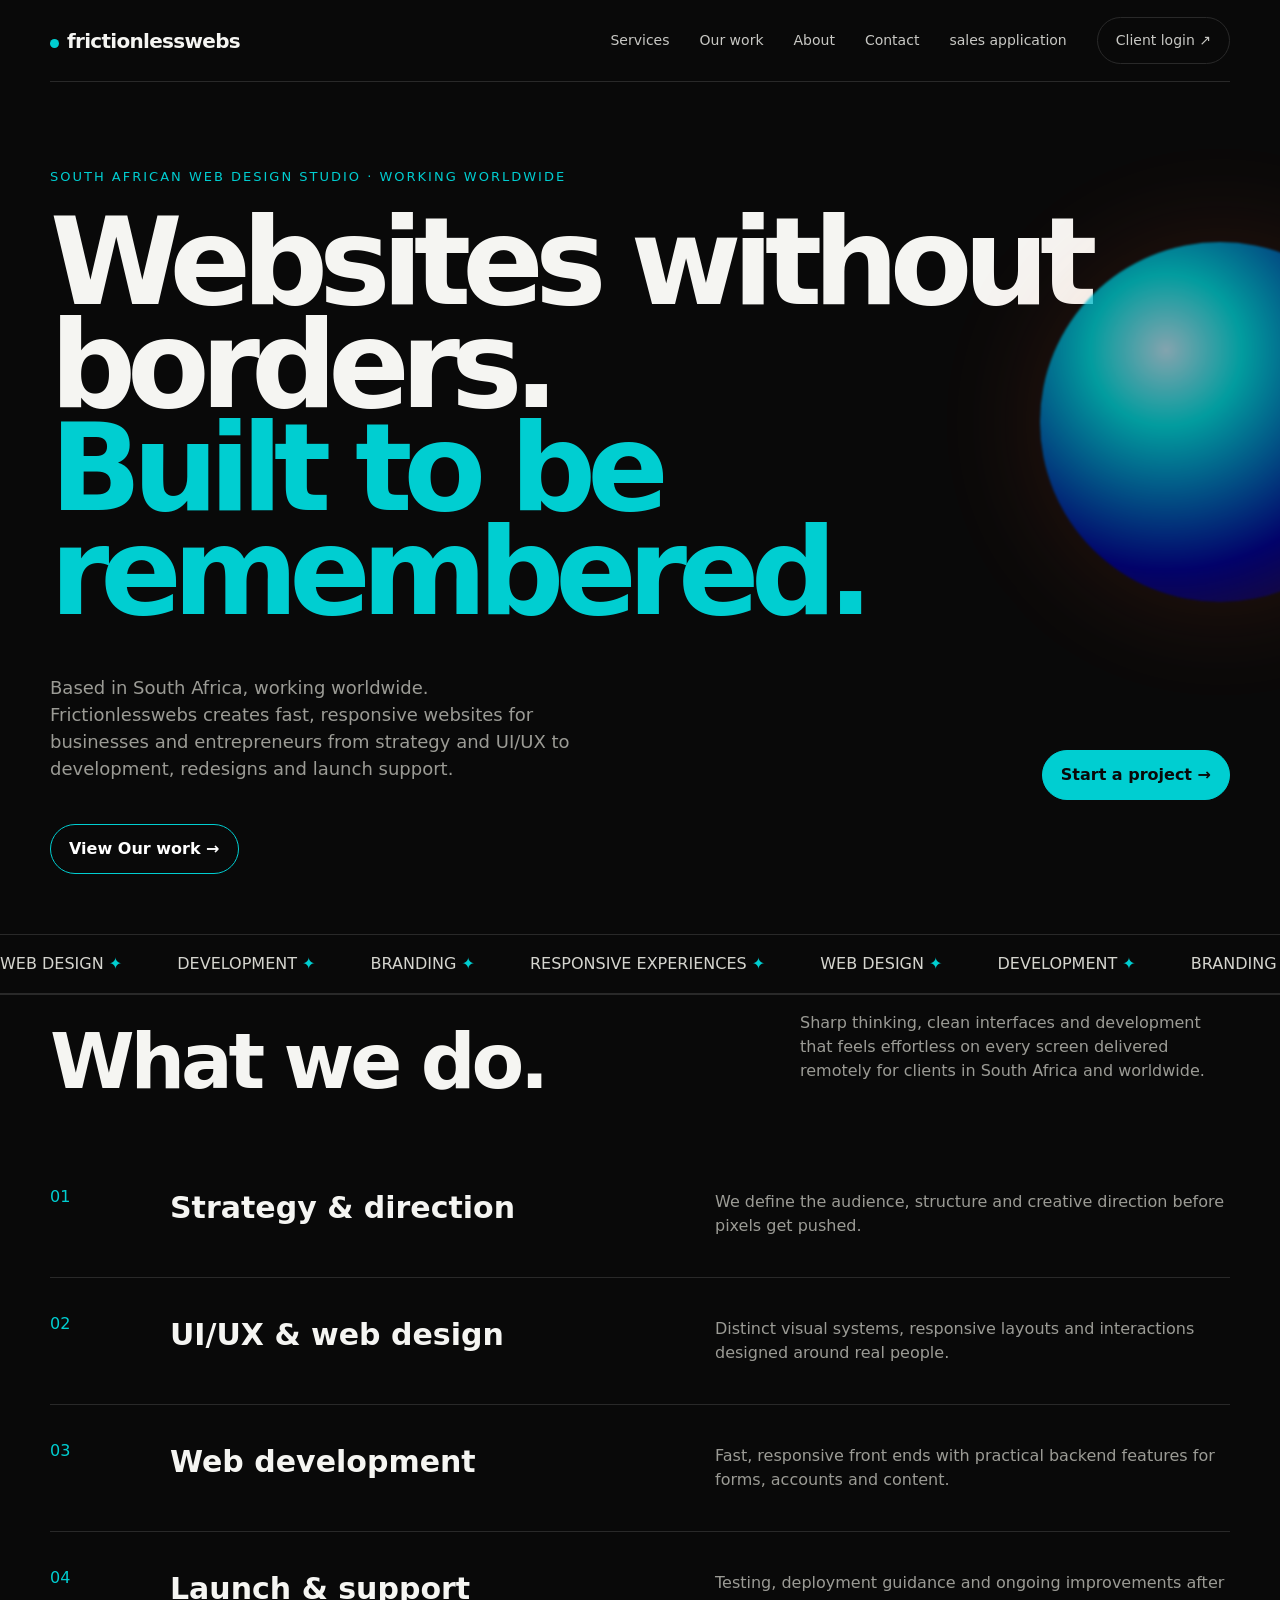
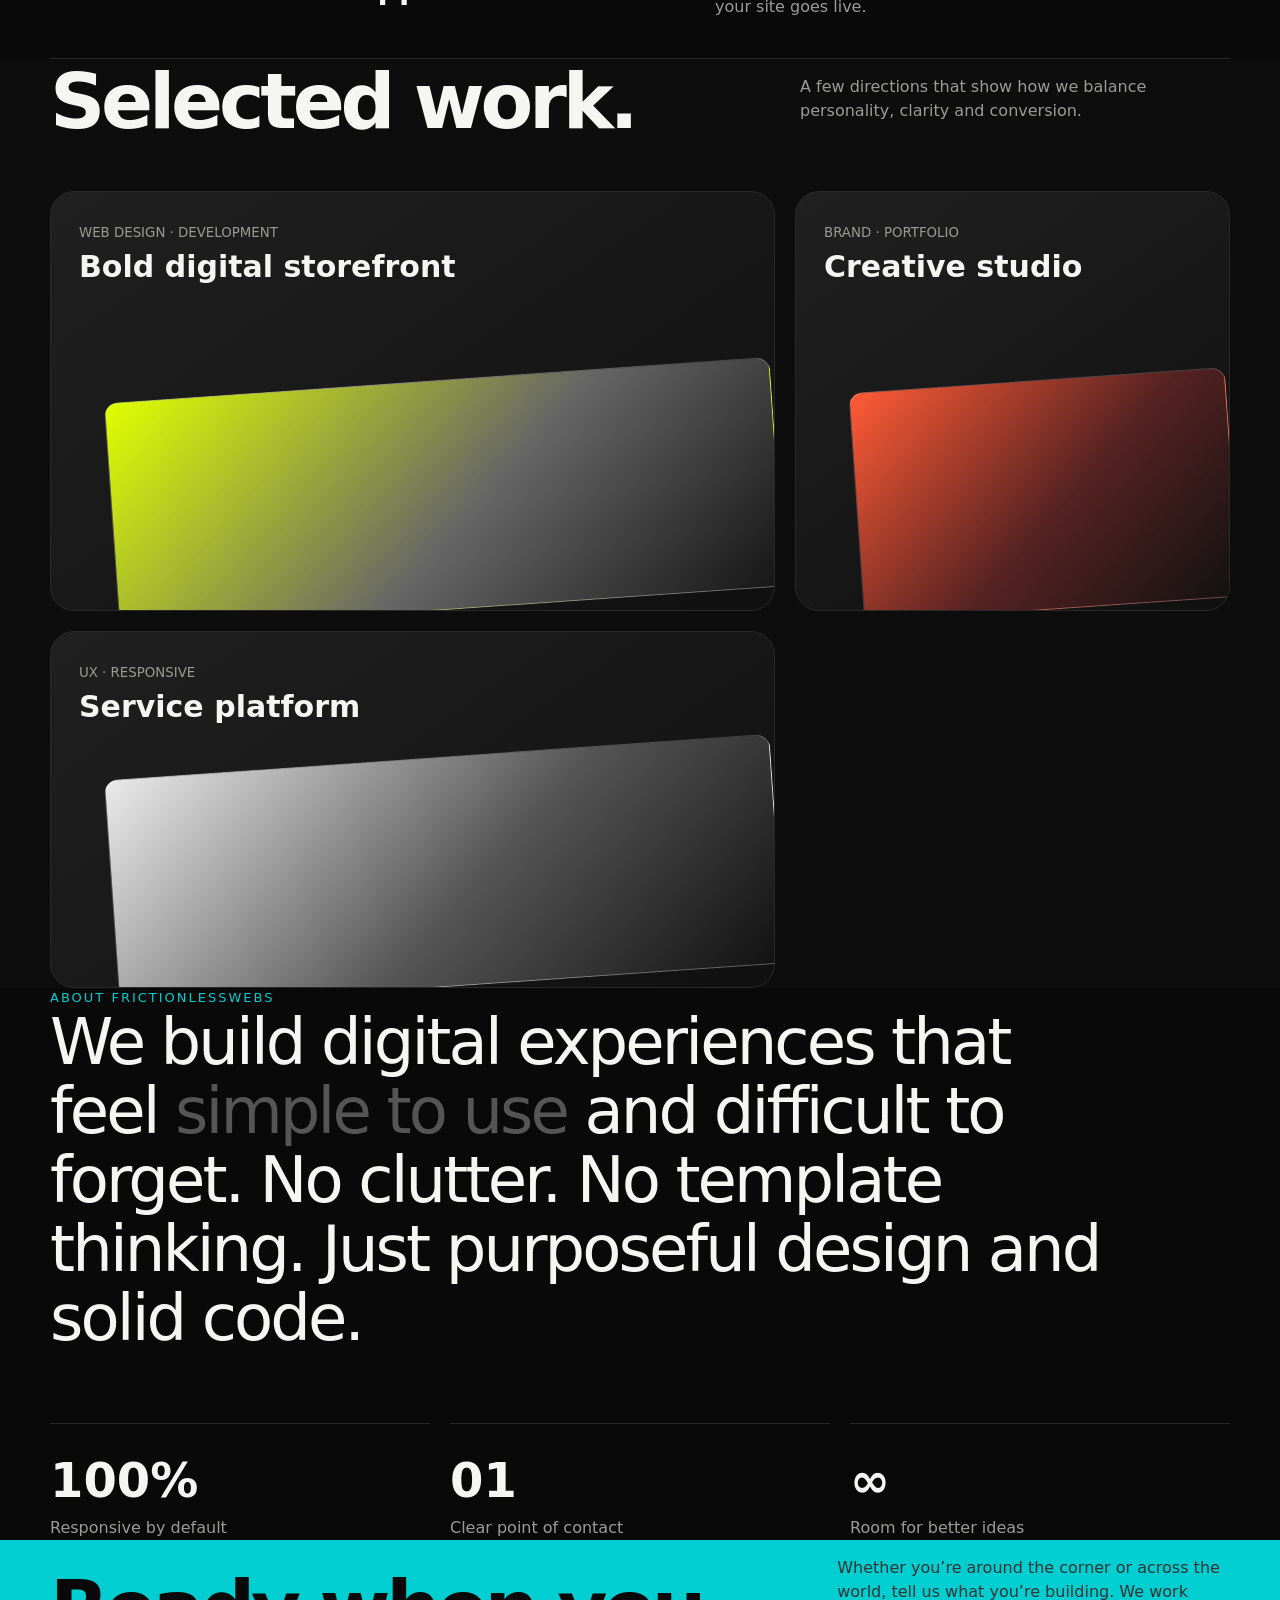
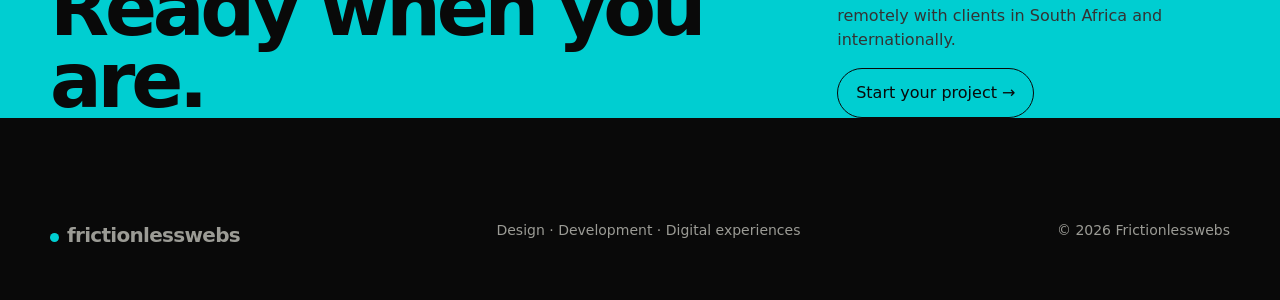
<file: index.html>
<!doctype html>
<html lang="en">
  <head>
    <meta charset="utf-8">
  <meta name="viewport" content="width=device-width,initial-scale=1">
    <title>Website Design Company in South Africa | Frictionlesswebs</title>
    <meta name="description" content="Frictionlesswebs creates professional, modern and responsive websites for businesses across South Africa and worldwide. Explore our website design and development services.">
    <meta name="robots" content="index, follow, max-image-preview:large">
    <link rel="canonical" href="https://frictionlesswebs.onrender.com/">
    <meta property="og:type" content="website">
    <meta property="og:site_name" content="Frictionlesswebs">
    <meta property="og:title" content="Web Design Studio South Africa & Worldwide | Frictionlesswebs">
    <meta property="og:description" content="Frictionlesswebs is a South African web design studio creating modern, responsive websites for businesses and entrepreneurs worldwide — from design and development to redesigns and launch support.">
    <meta property="og:url" content="https://frictionlesswebs.onrender.com/">
    <meta name="twitter:card" content="summary">
<link rel="stylesheet" href="style.css">
      <script type="application/ld+json">
{
  "@context": "https://schema.org",
  "@type": "ProfessionalService",
  "name": "Frictionlesswebs",
  "url": "https://frictionlesswebs.onrender.com/",
  "telephone": "+27656778690",
  "description": "South African web design studio creating responsive websites and digital experiences for clients worldwide.",
  "areaServed": "Worldwide",
  "serviceType": [
    "Website Design",
    "Website Redesign",
    "Responsive Web Design",
    "Web Development",
    "Website Maintenance"
  ]
}
    </script>
  </head>
  <body>
<header class="wrap nav">
  <a class="brand" href="index.html">
    <i>
      
    </i>frictionlesswebs</a>
  <button class="menu" aria-label="Menu">☰</button>
  <nav class="links">
    <a href="#services">Services</a>
    <a href="work.html">Our work</a>
    <a href="about.html">About</a>
    <a href="contact.html">Contact</a>
    <a href="sales-apply.html">sales application</a>
    <a class="pill" href="login.html">Client login ↗</a>
  </nav>
</header>
<main>
  <section class="hero">
    <div class="orb">
    
  </div>
    <div class="wrap"><div class="eyebrow">
      South African web design studio · Working worldwide
    </div>
      <h1>Websites without borders.<br>
        <span>Built to be remembered.</span>
      </h1>
      <div class="hero-bottom">
        <p>Based in South Africa, working worldwide. Frictionlesswebs creates fast, responsive websites for businesses and entrepreneurs from strategy and UI/UX to development, redesigns and launch support.</p>
        <a class="btn primary" href="contact.html">Start a project →</a>
      </div> <br/>
      <div class="hero-bottom">
        <a class="btn secondary" href="work.html" style>View Our work →</a>
      </div>
    </div>
  </section>
  
<div class="ticker">
  <div><span>WEB DESIGN <b>✦</b></span>
    <span>DEVELOPMENT <b>✦</b></span>
    <span>BRANDING <b>✦</b></span>
    <span>RESPONSIVE EXPERIENCES <b>✦</b></span>
    <span>WEB DESIGN <b>✦</b></span>
    <span>DEVELOPMENT <b>✦</b></span>
    <span>BRANDING <b>✦</b></span>
    <span>RESPONSIVE EXPERIENCES <b>✦</b></span>
  </div>
</div>
  
<section id="services" class="services">
  <div class="wrap">
    <div class="section-head">
      <h2>What we do.</h2>
      <p>Sharp thinking, clean interfaces and development that feels effortless on every screen delivered remotely for clients in South Africa and worldwide.</p>
    </div>
    <div class="service">
      <div class="num">01</div>
      <h3>Strategy & direction</h3>
      <p>We define the audience, structure and creative direction before pixels get pushed.</p>
    </div>
    <div class="service">
      <div class="num">02</div>
      <h3>UI/UX & web design</h3>
      <p>Distinct visual systems, responsive layouts and interactions designed around real people.</p>
    </div>
    <div class="service">
      <div class="num">03</div>
      <h3>Web development</h3>
      <p>Fast, responsive front ends with practical backend features for forms, accounts and content.</p>
    </div><div class="service">
      <div class="num">04</div>
      <h3>Launch & support</h3>
      <p>Testing, deployment guidance and ongoing improvements after your site goes live.</p>
    </div>
  </div>
</section>
  
<section id="work" class="projects">
  <div class="wrap">
    <div class="section-head">
      <h2>Selected work.</h2>
      <p>A few directions that show how we balance personality, clarity and conversion.</p>
    </div>
    <div class="grid"><article class="project">
      <div>
        <small>WEB DESIGN · DEVELOPMENT</small>
        <h3>Bold digital storefront</h3>
      </div>
      <div class="mock">
        
      </div>
    </article>
      <article class="project">
        <div>
          <small>BRAND · PORTFOLIO</small>
          <h3>Creative studio</h3>
        </div>
        <div class="mock">
          
        </div>
      </article>
      <article class="project">
        <div>
          <small>UX · RESPONSIVE</small>
          <h3>Service platform</h3>
        </div>
        <div class="mock"></div>
      </article>
    </div>
  </div>
</section>
<section id="about">
  <div class="wrap">
    <div class="eyebrow">
      About frictionlesswebs
    </div>
    <p class="about-copy">
      We build digital experiences that feel 
      <span>simple to use</span>
      and difficult to forget. No clutter. No template thinking. Just purposeful design and solid code.
    </p>
    <div class="stats">
      <div class="stat">
        <strong>100%</strong>
        <div>Responsive by default</div>
      </div>
      <div class="stat">
        <strong>01</strong>
        <div>Clear point of contact</div>
      </div>
      <div class="stat">
        <strong>∞</strong>
        <div>Room for better ideas</div>
      </div>
    </div>
  </div>
</section>

<section class="cta">
  
  <div class="wrap section-head">
    <h2>Ready when you are.</h2>
    <div>
      <p>Whether you’re around the corner or across the world, tell us what you’re building. We work remotely with clients in South Africa and internationally.</p>
      <a class="btn" href="contact.html">
        Start your project →
      </a>
    </div>
  </div>
  
</section>
  
</main>
    
<footer class="wrap footer">
  <div class="footer-row">
    <a class="brand" href="index.html">
      <i>
        
      </i>frictionlesswebs
    </a>
    <div>
      Design · Development · Digital experiences
    </div>
    <div>
      © 2026 Frictionlesswebs
    </div>
  </div>
</footer>
    <script src="config.js">
      
    </script><script src="app.js">
      
    </script>
    
  </body>
  
</html>
</file>
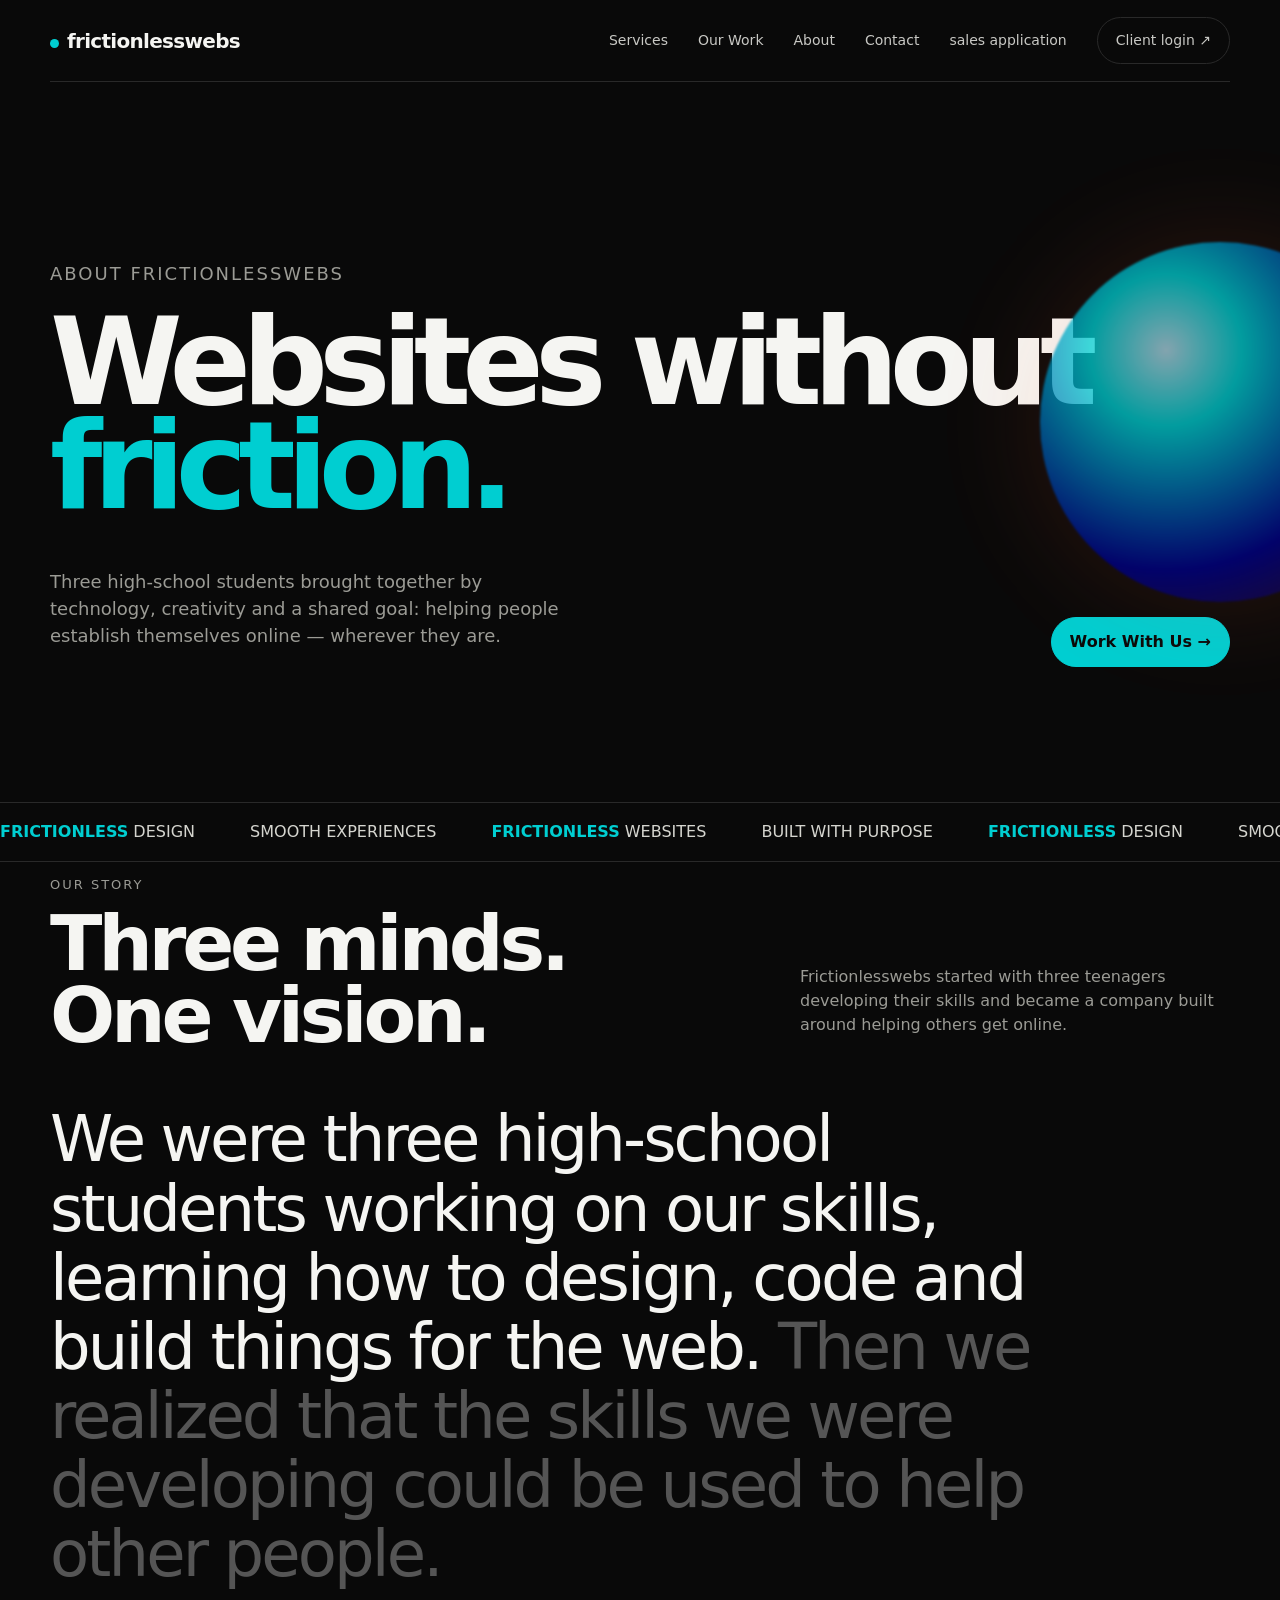
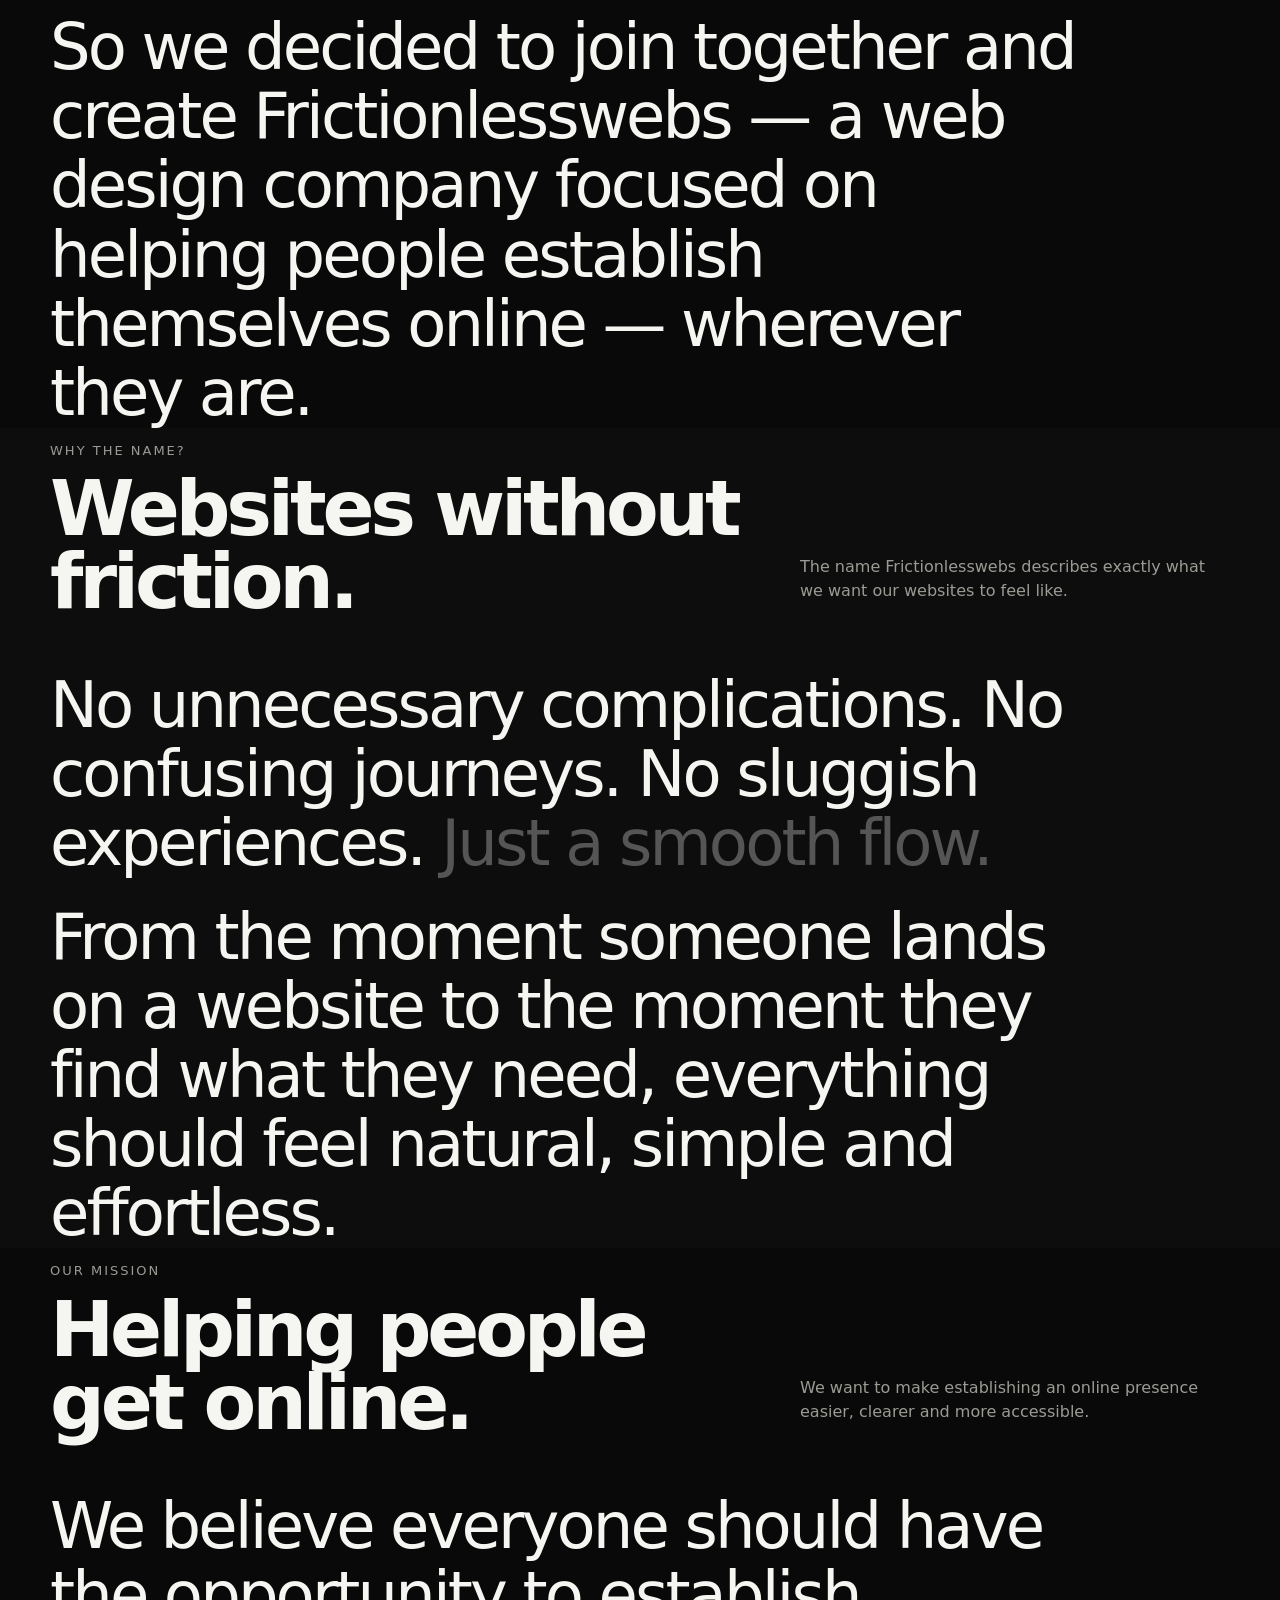
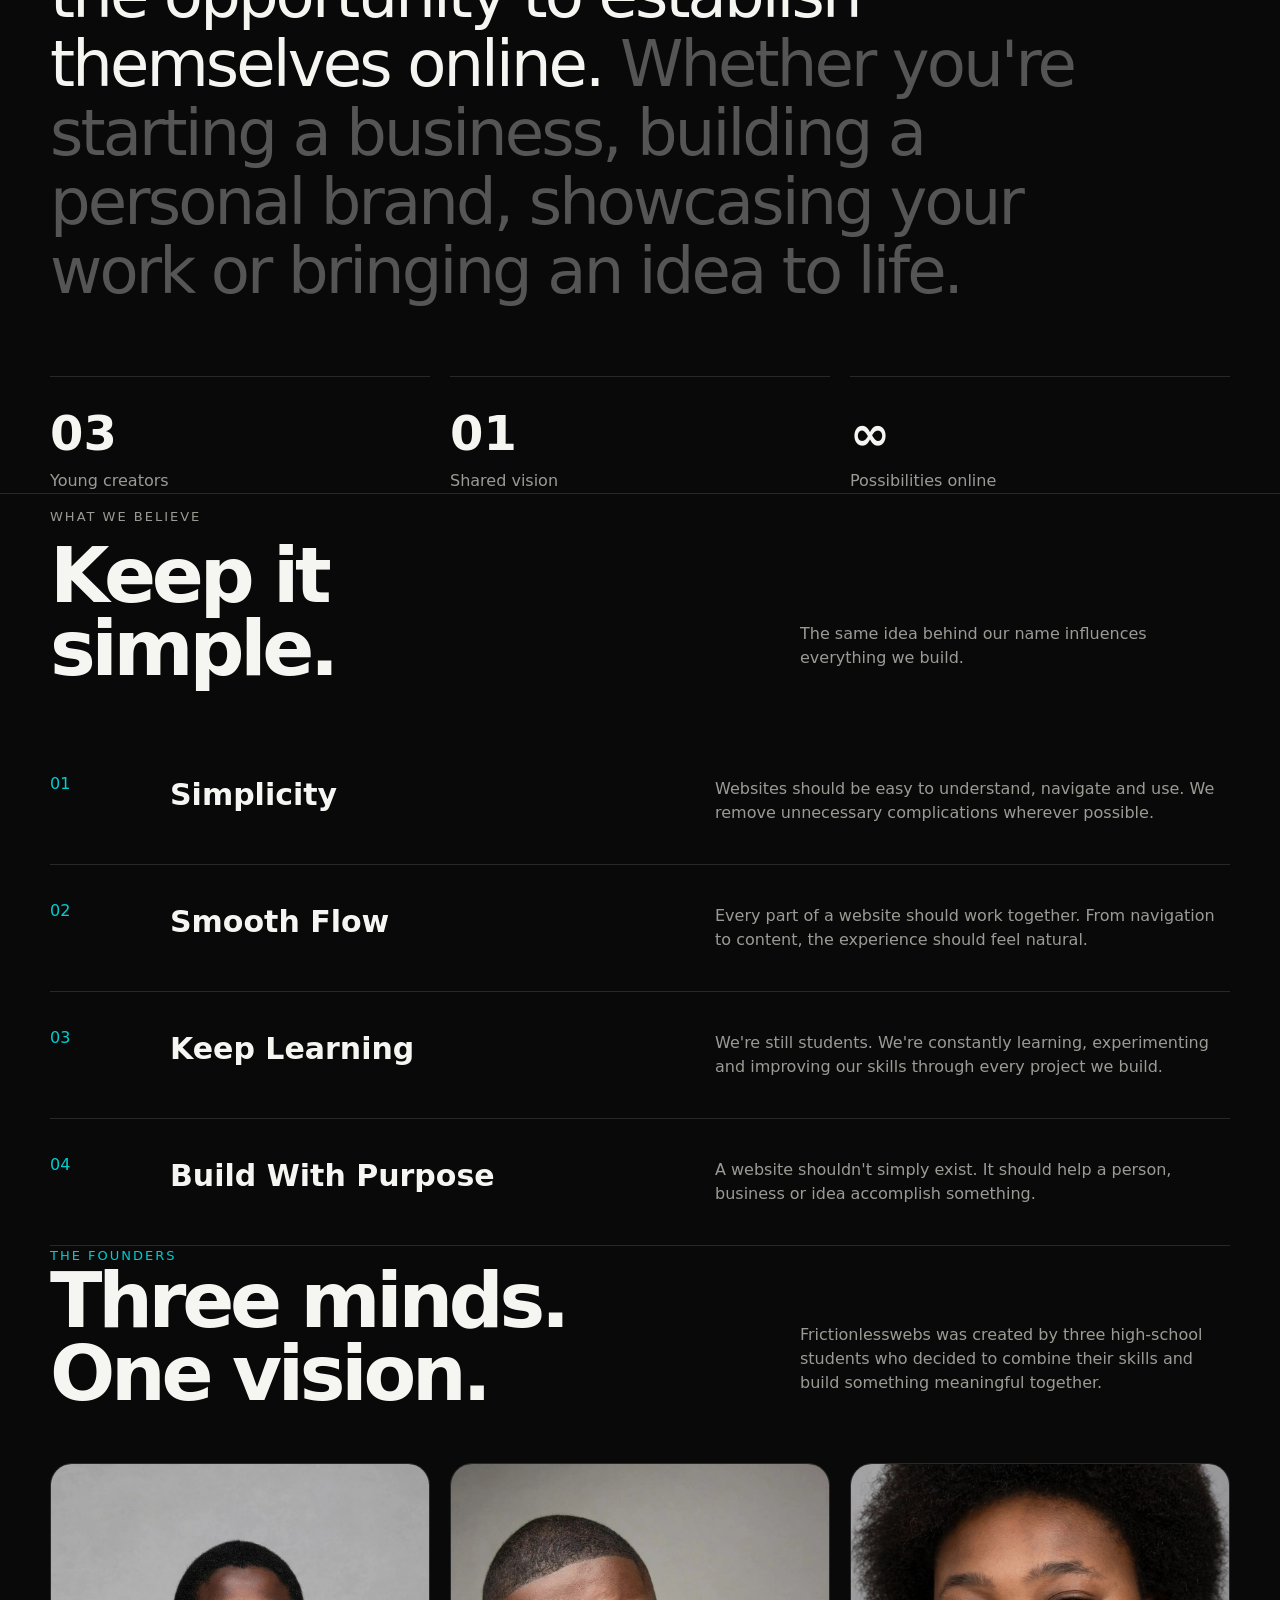
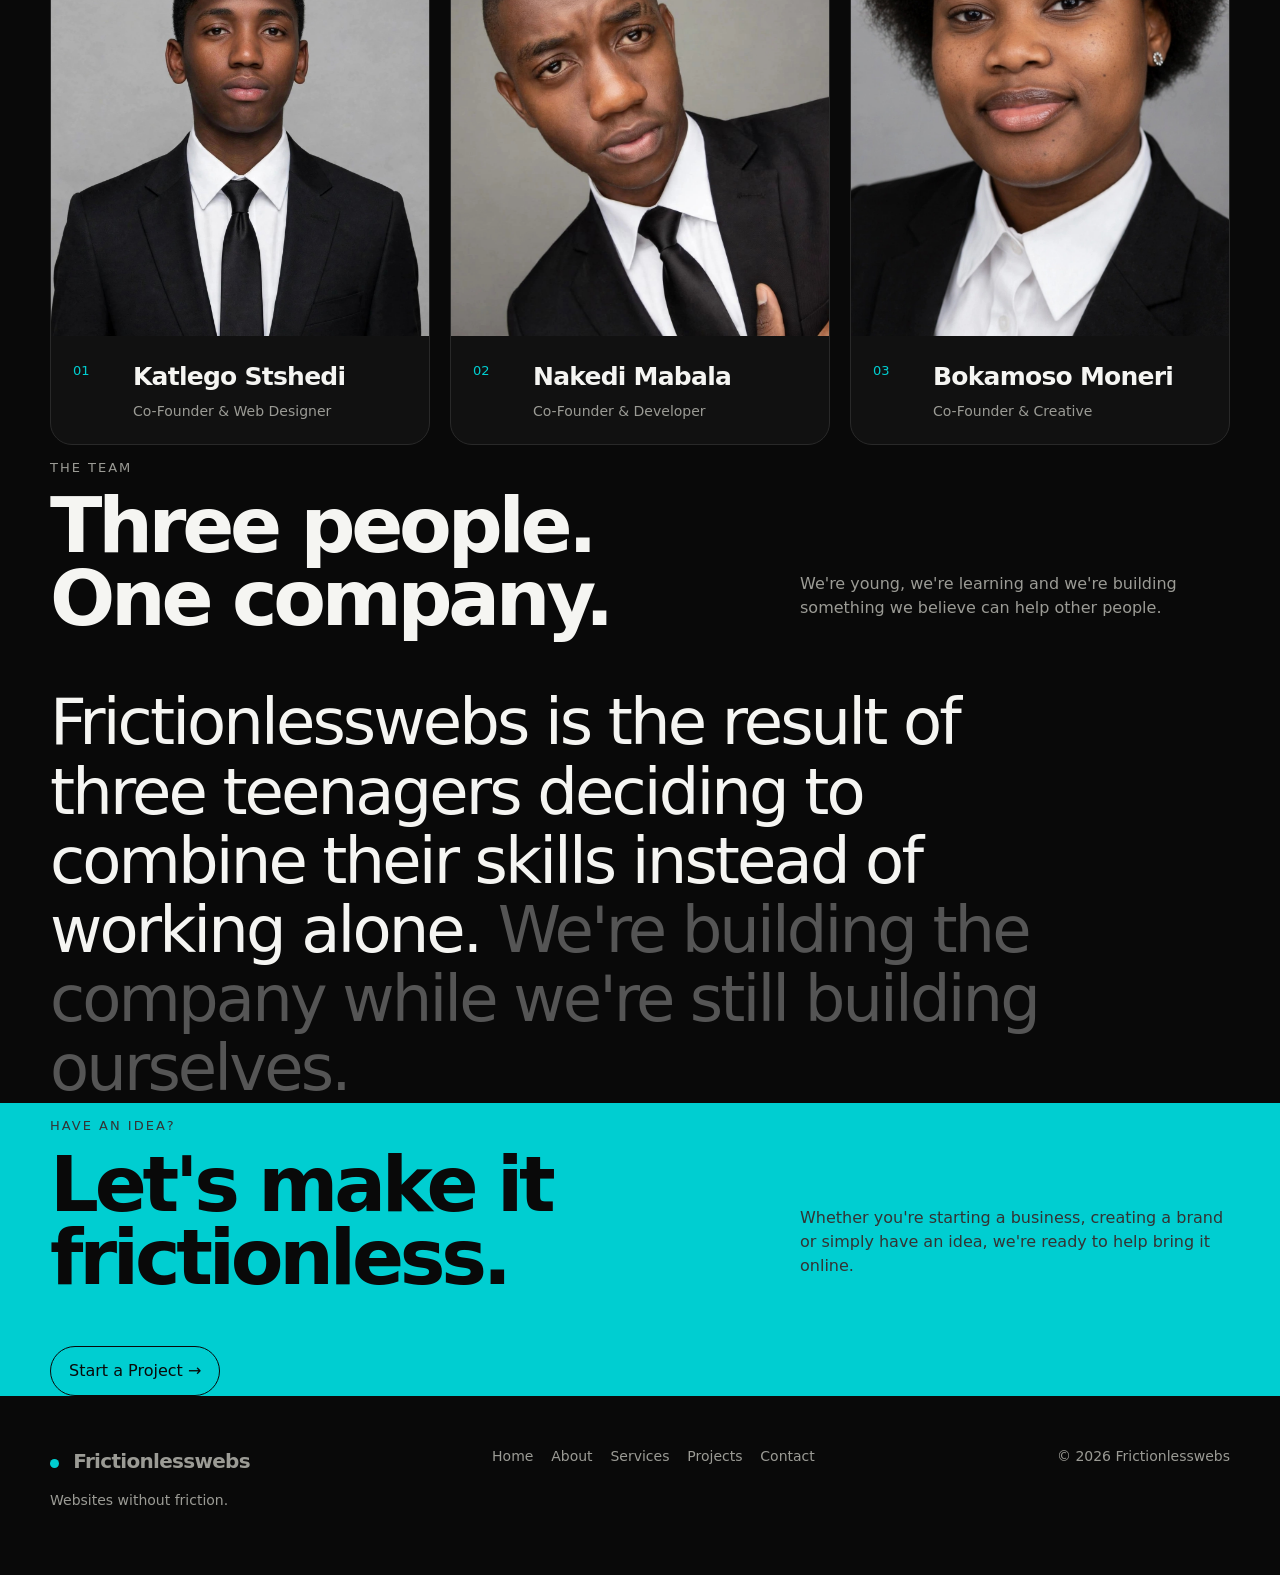
<file: about.html>
<!DOCTYPE html>

<html lang="en">

<head>
    <meta charset="UTF-8">
    <meta name="viewport" content="width=device-width, initial-scale=1.0">


<title>About Frictionlesswebs | South African Web Design Studio</title>
    <meta name="description" content="Meet Frictionlesswebs, a South African web design studio creating smooth, responsive and purposeful websites for clients locally and worldwide.">
    <meta name="robots" content="index, follow, max-image-preview:large">
    <link rel="canonical" href="https://frictionlesswebs.onrender.com/about.html">
    <meta property="og:type" content="website">
    <meta property="og:site_name" content="Frictionlesswebs">
    <meta property="og:title" content="About Frictionlesswebs | South African Web Design Studio">
    <meta property="og:description" content="Meet Frictionlesswebs, a South African web design studio creating smooth, responsive and purposeful websites for clients locally and worldwide.">
    <meta property="og:url" content="https://frictionlesswebs.onrender.com/about.html">
    <meta name="twitter:card" content="summary">


<link rel="stylesheet" href="style.css">

</head>

<body>


<!-- NAVIGATION -->
<header class="wrap nav">
  <a class="brand" href="index.html">
    <i>
      
    </i>frictionlesswebs</a>
  <button class="menu" aria-label="Menu">☰</button>
  <nav class="links">
    <a href="index.html#services">Services</a>
    <a href="#work">Our Work</a>
    <a href="about.html">About</a>
    <a href="contact.html">Contact</a>
    <a href="sales-apply.html">sales application</a>
    <a class="pill" href="login.html">Client login ↗</a>
  </nav>
</header>

<!-- HERO -->
<section class="hero">

    <div class="wrap">

        <p class="eyebrow">
            ABOUT FRICTIONLESSWEBS
        </p>

        <h1>
            Websites without
            <span>friction.</span>
        </h1>

        <div class="hero-bottom">

            <p>
                Three high-school students brought together by
                technology, creativity and a shared goal:
                helping people establish themselves online — wherever they are.
            </p>

            <a href="contact.html" class="btn primary">
                Work With Us →
            </a>

        </div>

    </div>

    <div class="orb"></div>

</section>


<!-- TICKER -->
<div class="ticker">

    <div>

        <span>
            <b>FRICTIONLESS</b> DESIGN
        </span>

        <span>
            SMOOTH EXPERIENCES
        </span>

        <span>
            <b>FRICTIONLESS</b> WEBSITES
        </span>

        <span>
            BUILT WITH PURPOSE
        </span>

        <span>
            <b>FRICTIONLESS</b> DESIGN
        </span>

        <span>
            SMOOTH EXPERIENCES
        </span>

    </div>

</div>


<!-- OUR STORY -->
<section>

    <div class="wrap">

        <div class="section-head">

            <div>

                <p class="eyebrow">
                    OUR STORY
                </p>

                <h2>
                    Three minds.
                    <br>
                    One vision.
                </h2>

            </div>

            <p>
                Frictionlesswebs started with three teenagers
                developing their skills and became a company
                built around helping others get online.
            </p>

        </div>


        <p class="about-copy">

            We were three high-school students working on our
            skills, learning how to design, code and build
            things for the web.

            <span>
                Then we realized that the skills we were
                developing could be used to help other people.
            </span>

        </p>

        <br>

        <p class="about-copy">

            So we decided to join together and create
            Frictionlesswebs — a web design company focused
            on helping people establish themselves online — wherever they are.

        </p>

    </div>

</section>


<!-- WHY FRICTIONLESSWEBS -->
<section class="projects">

    <div class="wrap">

        <div class="section-head">

            <div>

                <p class="eyebrow">
                    WHY THE NAME?
                </p>

                <h2>
                    Websites without
                    <br>
                    <span>friction.</span>
                </h2>

            </div>

            <p>
                The name Frictionlesswebs describes exactly
                what we want our websites to feel like.
            </p>

        </div>


        <p class="about-copy">

            No unnecessary complications.
            No confusing journeys.
            No sluggish experiences.

            <span>
                Just a smooth flow.
            </span>

        </p>

        <br>

        <p class="about-copy">

            From the moment someone lands on a website to
            the moment they find what they need, everything
            should feel natural, simple and effortless.

        </p>

    </div>

</section>


<!-- MISSION -->
<section>

    <div class="wrap">

        <div class="section-head">

            <div>

                <p class="eyebrow">
                    OUR MISSION
                </p>

                <h2>
                    Helping people
                    <br>
                    <span>get online.</span>
                </h2>

            </div>

            <p>
                We want to make establishing an online presence
                easier, clearer and more accessible.
            </p>

        </div>


        <p class="about-copy">

            We believe everyone should have the opportunity
            to establish themselves online.

            <span>
                Whether you're starting a business,
                building a personal brand, showcasing your
                work or bringing an idea to life.
            </span>

        </p>


        <div class="stats">

            <div class="stat">

                <strong>03</strong>

                <div>
                    Young creators
                </div>

            </div>


            <div class="stat">

                <strong>01</strong>

                <div>
                    Shared vision
                </div>

            </div>


            <div class="stat">

                <strong>∞</strong>

                <div>
                    Possibilities online
                </div>

            </div>

        </div>

    </div>

</section>


<!-- VALUES -->
<section class="services">

    <div class="wrap">

        <div class="section-head">

            <div>

                <p class="eyebrow">
                    WHAT WE BELIEVE
                </p>

                <h2>
                    Keep it
                    <br>
                    <span>simple.</span>
                </h2>

            </div>

            <p>
                The same idea behind our name influences
                everything we build.
            </p>

        </div>


        <div class="service">

            <div class="num">
                01
            </div>

            <h3>
                Simplicity
            </h3>

            <p>
                Websites should be easy to understand,
                navigate and use. We remove unnecessary
                complications wherever possible.
            </p>

        </div>


        <div class="service">

            <div class="num">
                02
            </div>

            <h3>
                Smooth Flow
            </h3>

            <p>
                Every part of a website should work together.
                From navigation to content, the experience
                should feel natural.
            </p>

        </div>


        <div class="service">

            <div class="num">
                03
            </div>

            <h3>
                Keep Learning
            </h3>

            <p>
                We're still students. We're constantly learning,
                experimenting and improving our skills through
                every project we build.
            </p>

        </div>


        <div class="service">

            <div class="num">
                04
            </div>

            <h3>
                Build With Purpose
            </h3>

            <p>
                A website shouldn't simply exist. It should help
                a person, business or idea accomplish something.
            </p>

        </div>

    </div>


<!-- FOUNDERS -->
<section>

    <div class="wrap">

        <div class="section-head">

            <div>
                <div class="eyebrow">THE FOUNDERS</div>

                <h2>
                    Three minds.
                    <br>
                    One vision.
                </h2>
            </div>

            <p>
                Frictionlesswebs was created by three high-school students
                who decided to combine their skills and build something
                meaningful together.
            </p>

        </div>


        <div class="founders">

            <!-- Founder 1 -->
            <article class="founder">

                <div class="founder-image">
                    <img
                        src="founder1.jpg"
                        alt="Founder 1"
                    >
                </div>

                <div class="founder-info">

                    <div>
                        <span class="founder-number">01</span>
                    </div>

                    <div>
                        <h3>Katlego Stshedi</h3>

                        <p>
                            Co-Founder & Web Designer
                        </p>
                    </div>

                </div>

            </article>


            <!-- Founder 2 -->
            <article class="founder">

                <div class="founder-image">
                    <img
                        src="founder3.jpg"
                        alt="Founder 2"
                    >
                </div>

                <div class="founder-info">

                    <div>
                        <span class="founder-number">02</span>
                    </div>

                    <div>
                        <h3>Nakedi Mabala</h3>

                        <p>
                            Co-Founder & Developer
                        </p>
                    </div>

                </div>

            </article>


            <!-- Founder 3 -->
            <article class="founder">

                <div class="founder-image">
                    <img
                        src="founder2.jpg"
                        alt="Founder 3"
                    >
                </div>

                <div class="founder-info">

                    <div>
                        <span class="founder-number">03</span>
                    </div>

                    <div>
                        <h3>Bokamoso Moneri</h3>

                        <p>
                            Co-Founder & Creative
                        </p>
                    </div>

                </div>

            </article>

        </div>

    </div>

</section>


<!-- THE TEAM -->
<section>

    <div class="wrap">

        <div class="section-head">

            <div>

                <p class="eyebrow">
                    THE TEAM
                </p>

                <h2>
                    Three people.
                    <br>
                    <span>One company.</span>
                </h2>

            </div>

            <p>
                We're young, we're learning and we're building
                something we believe can help other people.
            </p>

        </div>


        <p class="about-copy">

            Frictionlesswebs is the result of three teenagers
            deciding to combine their skills instead of working
            alone.

            <span>
                We're building the company while we're still
                building ourselves.
            </span>

        </p>

    </div>

</section>


<!-- CTA -->
<section class="cta">

    <div class="wrap">

        <div class="section-head">

            <div>

                <p class="eyebrow">
                    HAVE AN IDEA?
                </p>

                <h2>
                    Let's make it
                    <br>
                    frictionless.
                </h2>

            </div>

            <p>
                Whether you're starting a business, creating
                a brand or simply have an idea, we're ready
                to help bring it online.
            </p>

        </div>


        <a href="contact.html" class="btn">
            Start a Project →
        </a>

    </div>

</section>


<!-- FOOTER -->
<footer class="footer">

    <div class="wrap">

        <div class="footer-row">

            <div>

                <a href="index.html" class="brand">
                    <i></i>
                    Frictionlesswebs
                </a>

                <p>
                    Websites without friction.
                </p>

            </div>


            <div>

                <a href="index.html">Home</a>

                &nbsp;&nbsp;

                <a href="about.html">About</a>

                &nbsp;&nbsp;

                <a href="services.html">Services</a>

                &nbsp;&nbsp;

                <a href="projects.html">Projects</a>

                &nbsp;&nbsp;

                <a href="contact.html">Contact</a>

            </div>


            <div>
                © 2026 Frictionlesswebs
            </div>

        </div>

    </div>

</footer>


<script src="config.js">
      
    </script><script src="app.js">
    </script>

</body>

</html>
</file>
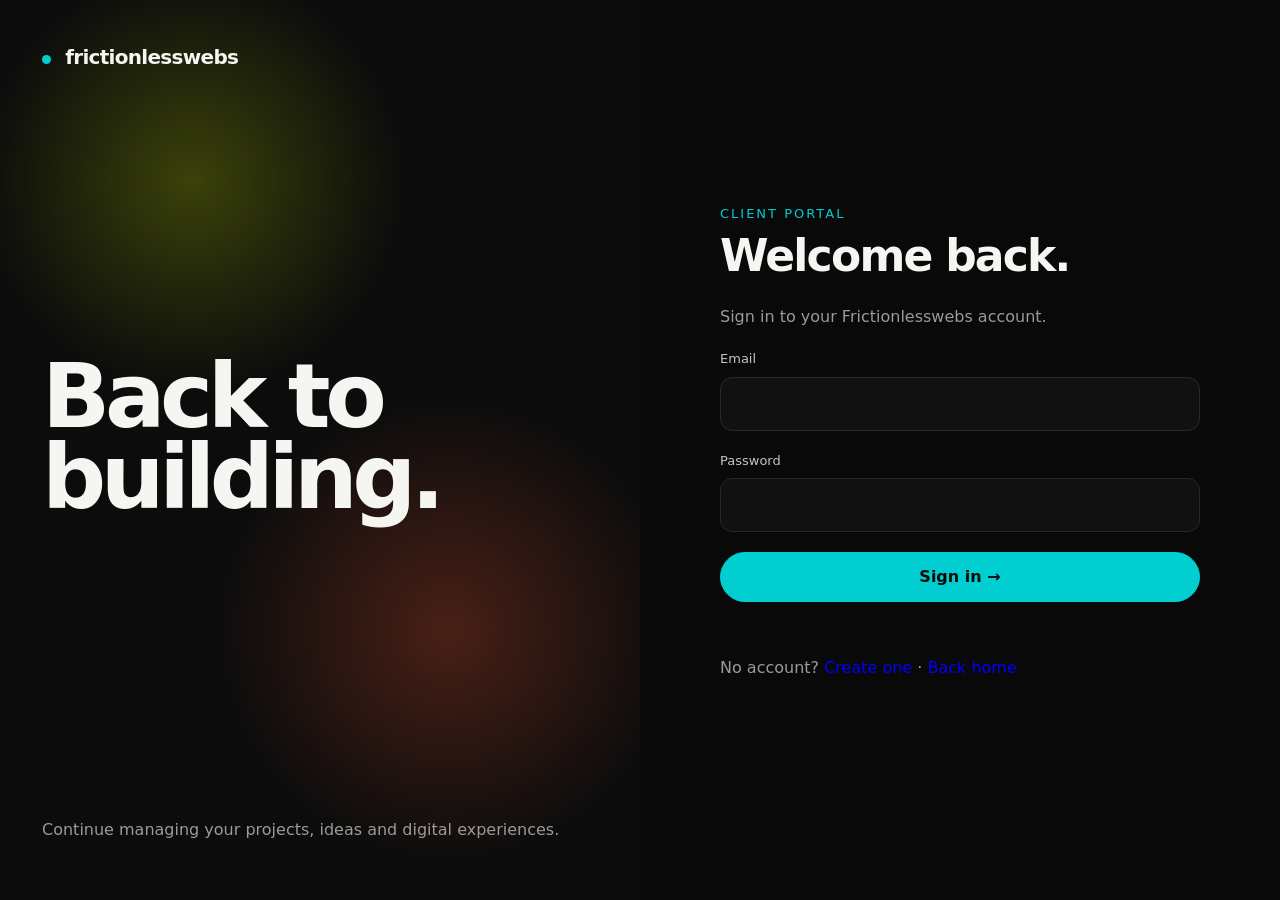
<file: admin.html>
<!doctype html>
<html lang="en">
<head>
<meta name="robots" content="noindex, nofollow">
  <meta charset="utf-8">
  <meta name="viewport" content="width=device-width, initial-scale=1">

  <title>Studio Admin — Frictionlesswebs</title>

  <link rel="stylesheet" href="style.css">
</head>

<body class="admin-body">

  <!-- MOBILE OVERLAY -->
  <div class="admin-overlay" data-admin-overlay></div>

  <!-- SIDEBAR -->
  <aside class="admin-sidebar" data-admin-sidebar>

    <div class="admin-sidebar-top">

      <a class="admin-brand" href="index.html">
        <span class="admin-brand-mark"></span>

        <span>
          <strong>frictionlesswebs</strong>
          <small>Studio admin</small>
        </span>
      </a>

      <button
        class="admin-sidebar-close"
        type="button"
        data-admin-close
        aria-label="Close menu"
      >
        ×
      </button>

    </div>

    <nav class="admin-nav">

      <button
        class="admin-nav-item active"
        type="button"
        data-admin-section="overview"
      >
        <span>⌂</span>
        Overview
      </button>

      <button
        class="admin-nav-item"
        type="button"
        data-admin-section="clients"
      >
        <span>◎</span>
        Clients
      </button>

      <button
        class="admin-nav-item"
        type="button"
        data-admin-section="enquiries"
      >
        <span>✉</span>
        Enquiries

        <span
          class="admin-nav-count"
          data-new-message-count
        >
          0
        </span>
      </button>

      <button
        class="admin-nav-item"
        type="button"
        data-admin-section="projects"
      >
        <span>□</span>
        Projects
      </button>

      <button
        class="admin-nav-item"
        type="button"
        data-admin-section="activity"
      >
        <span>↻</span>
        Activity
      </button>

    </nav>

    <div class="admin-sidebar-bottom">

      <a href="dashboard.html" class="admin-back-link">
        ← Client dashboard
      </a>

      <button
        class="admin-logout"
        type="button"
        data-logout
      >
        Log out
      </button>

    </div>

  </aside>


  <!-- MAIN AREA -->
  <div class="admin-shell">

    <!-- HEADER -->
    <header class="admin-header">

      <div class="admin-header-left">

        <button
          class="admin-mobile-menu"
          type="button"
          data-admin-menu
          aria-label="Open menu"
        >
          ☰
        </button>

        <div>
          <small class="admin-header-label">
            FRICTIONLESSWEBS
          </small>

          <strong>Studio workspace</strong>
        </div>

      </div>

      <div class="admin-profile">

        <div class="admin-avatar">
          A
        </div>

        <div>
          <strong data-admin-name>Admin</strong>
          <small>Administrator</small>
        </div>

      </div>

    </header>


    <!-- CONTENT -->
    <main class="admin-main">

      <!-- ======================================
           OVERVIEW
      ======================================= -->

      <section
        class="admin-page active"
        data-admin-page="overview"
      >

        <div class="admin-page-heading">

          <div>
            <div class="eyebrow">
              STUDIO ADMIN
            </div>

            <h1>
              Good to see you,
              <span data-admin-greeting>Admin</span>.
            </h1>

            <p>
              Here's what's happening across
              Frictionlesswebs.
            </p>
          </div>

          <button
            class="admin-primary-btn"
            type="button"
            data-open-project-modal
          >
            + New project
          </button>

        </div>


        <!-- STATS -->

        <div class="admin-stats">

          <article class="admin-stat-card">

            <div class="admin-stat-top">
              <span>CLIENTS</span>
              <span class="admin-stat-icon">◎</span>
            </div>

            <strong data-stat-clients>0</strong>

            <small>
              Registered accounts
            </small>

          </article>


          <article class="admin-stat-card">

            <div class="admin-stat-top">
              <span>NEW ENQUIRIES</span>
              <span class="admin-stat-icon">✉</span>
            </div>

            <strong data-stat-messages>0</strong>

            <small>
              Waiting for attention
            </small>

          </article>


          <article class="admin-stat-card">

            <div class="admin-stat-top">
              <span>ACTIVE PROJECTS</span>
              <span class="admin-stat-icon">□</span>
            </div>

            <strong data-stat-active>0</strong>

            <small>
              Currently in progress
            </small>

          </article>


          <article class="admin-stat-card">

            <div class="admin-stat-top">
              <span>COMPLETED</span>
              <span class="admin-stat-icon">✓</span>
            </div>

            <strong data-stat-completed>0</strong>

            <small>
              Finished projects
            </small>

          </article>

        </div>


        <!-- OVERVIEW GRID -->

        <div class="admin-overview-grid">

          <section class="admin-panel">

            <div class="admin-panel-heading">

              <div>
                <span class="admin-panel-label">
                  RECENT
                </span>

                <h2>
                  Latest enquiries
                </h2>
              </div>

              <button
                class="admin-text-btn"
                type="button"
                data-go-section="enquiries"
              >
                View all →
              </button>

            </div>

            <div data-recent-enquiries>

              <div class="admin-loading">
                Loading enquiries…
              </div>

            </div>

          </section>


          <section class="admin-panel">

            <div class="admin-panel-heading">

              <div>
                <span class="admin-panel-label">
                  PROJECTS
                </span>

                <h2>
                  Active work
                </h2>
              </div>

              <button
                class="admin-text-btn"
                type="button"
                data-go-section="projects"
              >
                View all →
              </button>

            </div>

            <div data-overview-projects>

              <div class="admin-loading">
                Loading projects…
              </div>

            </div>

          </section>

        </div>

      </section>


      <!-- ======================================
           CLIENTS
      ======================================= -->

      <section
        class="admin-page"
        data-admin-page="clients"
      >

        <div class="admin-page-heading">

          <div>

            <div class="eyebrow">
              CLIENTS
            </div>

            <h1>Client accounts.</h1>

            <p>
              View the people registered with
              Frictionlesswebs and their projects.
            </p>

          </div>

        </div>


        <div class="admin-panel">

          <div class="admin-toolbar">

            <div class="admin-search">

              <input
                type="search"
                placeholder="Search clients..."
                data-client-search
              >

            </div>

            <span
              class="admin-result-count"
              data-client-result-count
            >
              0 clients
            </span>

          </div>

          <div
            class="admin-table-wrap"
            data-clients
          >
            <div class="admin-loading">
              Loading clients…
            </div>
          </div>

        </div>

      </section>


      <!-- ======================================
           ENQUIRIES
      ======================================= -->

      <section
        class="admin-page"
        data-admin-page="enquiries"
      >

        <div class="admin-page-heading">

          <div>

            <div class="eyebrow">
              ENQUIRIES
            </div>

            <h1>Project enquiries.</h1>

            <p>
              Messages submitted through your
              website appear here.
            </p>

          </div>

        </div>


        <div class="admin-panel">

          <div class="admin-toolbar">

            <div class="admin-filter-group">

              <button
                class="admin-filter active"
                type="button"
                data-message-filter="all"
              >
                All
              </button>

              <button
                class="admin-filter"
                type="button"
                data-message-filter="new"
              >
                New
              </button>

              <button
                class="admin-filter"
                type="button"
                data-message-filter="contacted"
              >
                Contacted
              </button>

              <button
                class="admin-filter"
                type="button"
                data-message-filter="closed"
              >
                Closed
              </button>

            </div>

          </div>

          <div data-admin-messages>

            <div class="admin-loading">
              Loading enquiries…
            </div>

          </div>

        </div>

      </section>


      <!-- ======================================
           PROJECTS
      ======================================= -->

      <section
        class="admin-page"
        data-admin-page="projects"
      >

        <div class="admin-page-heading">

          <div>

            <div class="eyebrow">
              PROJECTS
            </div>

            <h1>Studio projects.</h1>

            <p>
              Create projects, assign clients and
              keep progress up to date.
            </p>

          </div>

          <button
            class="admin-primary-btn"
            type="button"
            data-open-project-modal
          >
            + New project
          </button>

        </div>


        <div data-projects>

          <div class="admin-loading">
            Loading projects…
          </div>

        </div>

      </section>


      <!-- ======================================
           ACTIVITY
      ======================================= -->

      <section
        class="admin-page"
        data-admin-page="activity"
      >

        <div class="admin-page-heading">

          <div>

            <div class="eyebrow">
              ACTIVITY
            </div>

            <h1>Studio activity.</h1>

            <p>
              A timeline of recent client and
              project activity.
            </p>

          </div>

        </div>


        <div class="admin-panel">

          <div data-admin-activity>

            <div class="admin-loading">
              Loading activity…
            </div>

          </div>

        </div>

      </section>

    </main>

  </div>


  <!-- ==========================================
       PROJECT MODAL
  =========================================== -->

  <div
    class="admin-modal"
    data-project-modal
    hidden
  >

    <div
      class="admin-modal-backdrop"
      data-close-project-modal
    ></div>

    <div class="admin-modal-card">

      <div class="admin-modal-heading">

        <div>
          <span class="admin-panel-label">
            PROJECT
          </span>

          <h2 data-project-modal-title>
            Create project
          </h2>
        </div>

        <button
          class="admin-modal-close"
          type="button"
          data-close-project-modal
        >
          ×
        </button>

      </div>


      <form data-project-form>

        <input
          type="hidden"
          name="projectId"
        >


        <label class="admin-field">

          <span>Client</span>

          <select
            name="userId"
            data-project-client
          >

            <option value="">
              Select a client
            </option>

          </select>

        </label>


        <label class="admin-field">

          <span>Project name</span>

          <input
            name="name"
            type="text"
            required
            maxlength="150"
            placeholder="e.g. Company website"
          >

        </label>


        <label class="admin-field">

          <span>Description</span>

          <textarea
            name="description"
            rows="4"
            placeholder="Describe the project..."
          ></textarea>

        </label>


        <div class="admin-form-grid">

          <label class="admin-field">

            <span>Status</span>

            <select name="status">

              <option value="planning">
                Planning
              </option>

              <option value="active">
                Active
              </option>

              <option value="review">
                Review
              </option>

              <option value="completed">
                Completed
              </option>

              <option value="paused">
                Paused
              </option>

              <option value="cancelled">
                Cancelled
              </option>

            </select>

          </label>


          <label class="admin-field">

            <span>Stage</span>

            <input
              name="stage"
              type="text"
              value="Planning"
              placeholder="e.g. Development"
            >

          </label>

        </div>


        <label class="admin-field">

          <span>
            Progress
            <strong data-progress-value>0%</strong>
          </span>

          <input
            name="progress"
            type="range"
            min="0"
            max="100"
            value="0"
            data-progress-input
          >

        </label>


        <div class="admin-form-grid">

          <label class="admin-field">

            <span>Start date</span>

            <input
              name="startedAt"
              type="date"
            >

          </label>


          <label class="admin-field">

            <span>Estimated completion</span>

            <input
              name="estimatedCompletion"
              type="date"
            >

          </label>

        </div>


        <div
          class="notice"
          data-project-notice
        ></div>


        <div class="admin-modal-actions">

          <button
            class="admin-secondary-btn"
            type="button"
            data-close-project-modal
          >
            Cancel
          </button>

          <button
            class="admin-primary-btn"
            type="submit"
          >
            Save project
          </button>

        </div>

      </form>

    </div>

  </div>


  <script src="config.js"></script>
  <script src="app.js"></script>

</body>
          </html>
</file>
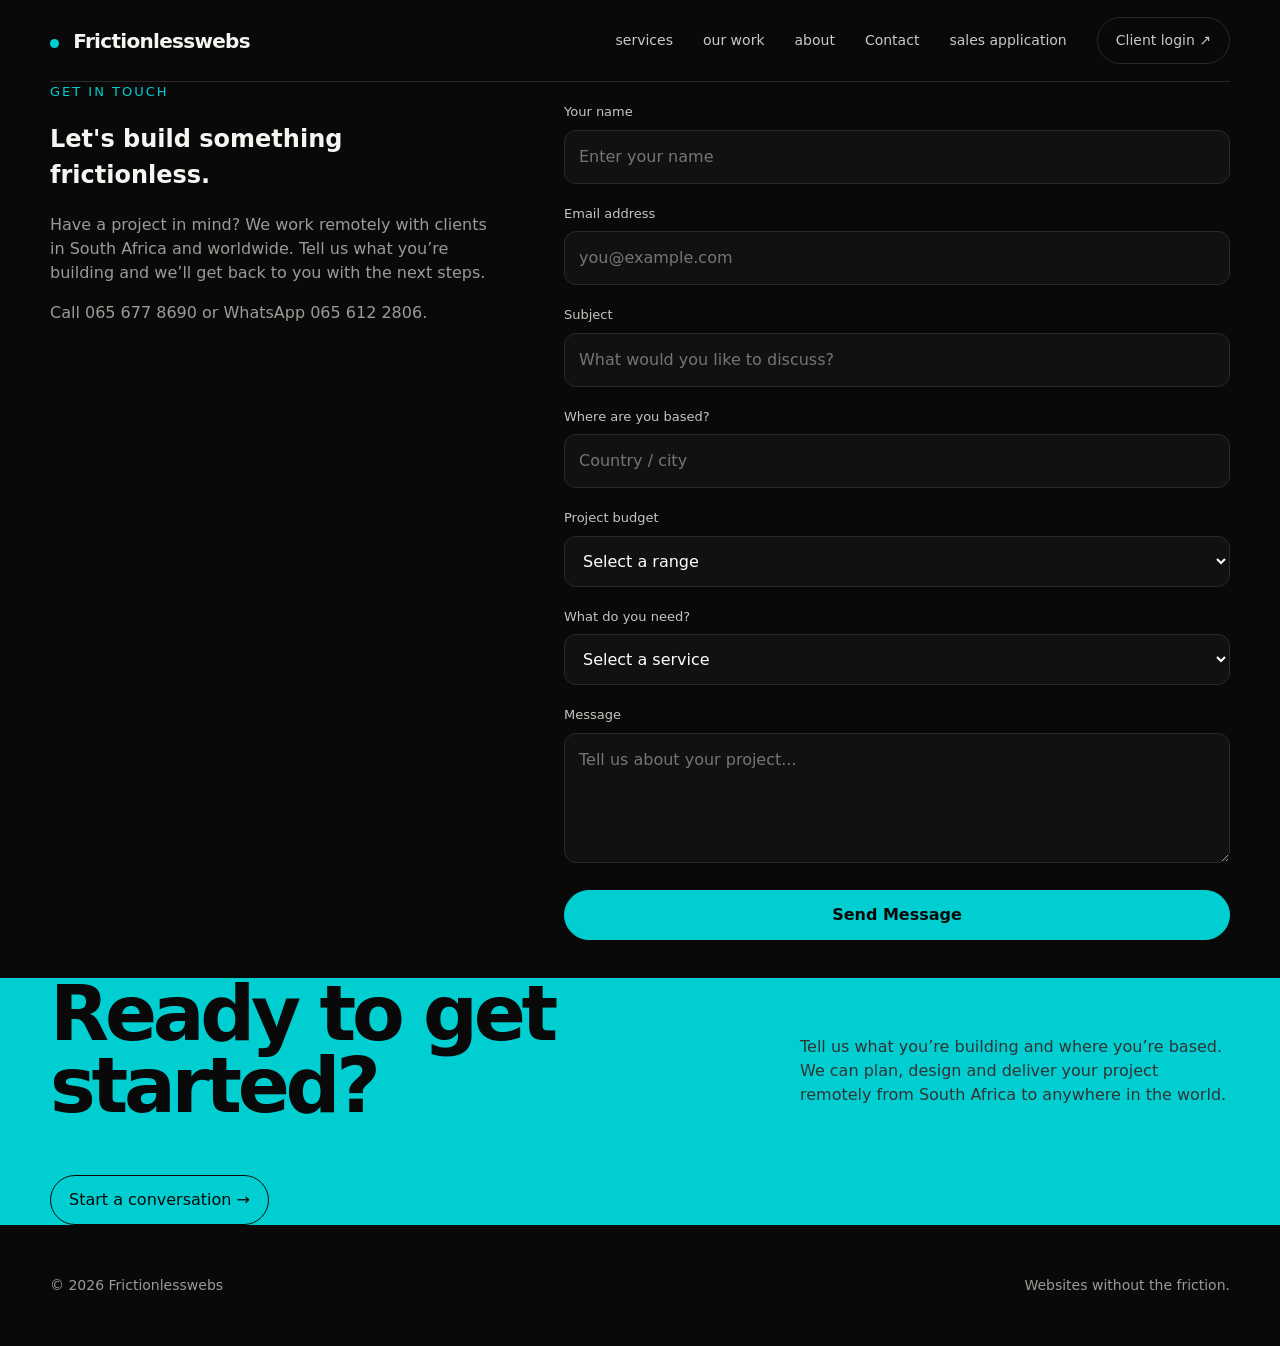
<file: contact.html>
<!DOCTYPE html>
<html lang="en">

<head>
    <meta charset="UTF-8">
    <meta name="viewport" content="width=device-width, initial-scale=1.0">

    <title>Contact Frictionlesswebs | Get a Website Quote</title>
    <meta name="description" content="Contact Frictionlesswebs for website design, redesign and development in South Africa or anywhere in the world. Tell us about your project and request a quote.">
    <meta name="robots" content="index, follow, max-image-preview:large">
    <link rel="canonical" href="https://frictionlesswebs.onrender.com/contact.html">
    <meta property="og:type" content="website">
    <meta property="og:site_name" content="Frictionlesswebs">
    <meta property="og:title" content="Contact Frictionlesswebs | Get a Website Quote">
    <meta property="og:description" content="Contact Frictionlesswebs for website design, redesign and development in South Africa or anywhere in the world. Tell us about your project and request a quote.">
    <meta property="og:url" content="https://frictionlesswebs.onrender.com/contact.html">
    <meta name="twitter:card" content="summary">


    <link rel="stylesheet" href="style.css">
</head>

<body>

    <!-- Navigation -->
    <header class="wrap">
        <nav class="nav">

            <a href="index.html" class="brand">
                <i></i> Frictionlesswebs
            </a>

            <button class="menu" aria-label="Open navigation menu">
                ☰
            </button>

            <div class="links">
                <a href="index.html#services">services</a>
                <a href="work.html">our work</a>
                <a href="about.html">about</a>
                <a href="#contact">Contact</a>
                <a href="sales-apply.html">sales application</a>
                <a class="pill" href="login.html">Client login ↗</a>
            </div>

        </nav>
    </header>


    <!-- Contact Section -->
    <main>

        <section>

            <div class="wrap contact-grid">

                <!-- Left side -->
                <div>

                    <div class="eyebrow">
                        GET IN TOUCH
                    </div>

                    <h1>
                        Let's build
                        something
                        <span>frictionless.</span>
                    </h1>

                    <p class="muted">
                        Have a project in mind? We work remotely with clients in South Africa and worldwide. Tell us what you’re building and we’ll get back to you with the next steps.
                    </p>
                    <p class="muted">Call <a href="tel:+27656778690">065 677 8690</a> or WhatsApp <a href="https://wa.me/27656122806">065 612 2806</a>.</p>

                </div>


                <!-- Contact form -->
                <div>

                    <form id="contactForm" data-contact>

                        <div class="field">
                            <label for="name">Your name</label>

                            <input
                                type="text"
                                id="name"
                                name="name"
                                placeholder="Enter your name"
                                required
                            >
                        </div>


                        <div class="field">
                            <label for="email">Email address</label>

                            <input
                                type="email"
                                id="email"
                                name="email"
                                placeholder="you@example.com"
                                required
                            >
                        </div>


                        <div class="field">
                            <label for="subject">Subject</label>

                            <input
                                type="text"
                                id="subject"
                                name="subject"
                                placeholder="What would you like to discuss?"
                                required
                            >
                        </div>
                    <div class="field">
                        <label for="location">Where are you based?</label>
                        <input type="text" id="location" name="location" placeholder="Country / city">
                    </div>

                    <div class="field">
                        <label for="budget">Project budget</label>
                        <select id="budget" name="budget">
                            <option value="">Select a range</option>
                            <option>Under $300 / R5,000</option>
                            <option>$300–$600 / R5,000–R10,000</option>
                            <option>$600–$1,000 / R10,000–R18,000</option>
                            <option>$1,000+ / R18,000+</option>
                            <option>Not sure yet</option>
                        </select>
                    </div>
                        <div class="field">
                            <label for="service">What do you need?</label>

                            <select id="service" name="services">

                                <option value="">
                                    Select a service
                                </option>

                                <option value="website">
                                    Website Design
                                </option>

                                <option value="web-development">
                                    Web Development
                                </option>

                                <option value="redesign">
                                    Website Redesign
                                </option>

                                <option value="maintenance">
                                    Website Maintenance
                                </option>

                                <option value="other">
                                    Something Else
                                </option>

                            </select>
                        </div>


                        <div class="field">
                            <label for="message">Message</label>

                            <textarea
                                id="message"
                                name="message"
                                placeholder="Tell us about your project..."
                                required
                            ></textarea>
                        </div>


                        <button
                            type="submit"
                            class="btn primary full"
                        >
                            Send Message
                        </button>


                        <!-- Backend response will appear here -->
                        <div
                            id="contactNotice"
                            class="notice"
                            aria-live="polite"
                        ></div>

                    </form>

                </div>

            </div>

        </section>


        <!-- CTA -->
        <section class="cta">

            <div class="wrap">

                <div class="section-head">

                    <h2>
                        Ready to get started?
                    </h2>

                    <p>
                        Tell us what you’re building and where you’re based. We can plan, design and deliver your project remotely from South Africa to anywhere in the world.
                    </p>

                </div>

                <a href="contact.html" class="btn">
                    Start a conversation →
                </a>

            </div>

        </section>

    </main>


    <!-- Footer -->
    <footer class="footer">

        <div class="wrap footer-row">

            <div>
                © 2026 Frictionlesswebs
            </div>

            <div>
                Websites without the friction.
            </div>

        </div>

    </footer>

      <script src="config.js">
      
    </script><script src="app.js">
      
    </script>
  
</body>

</html>
</file>
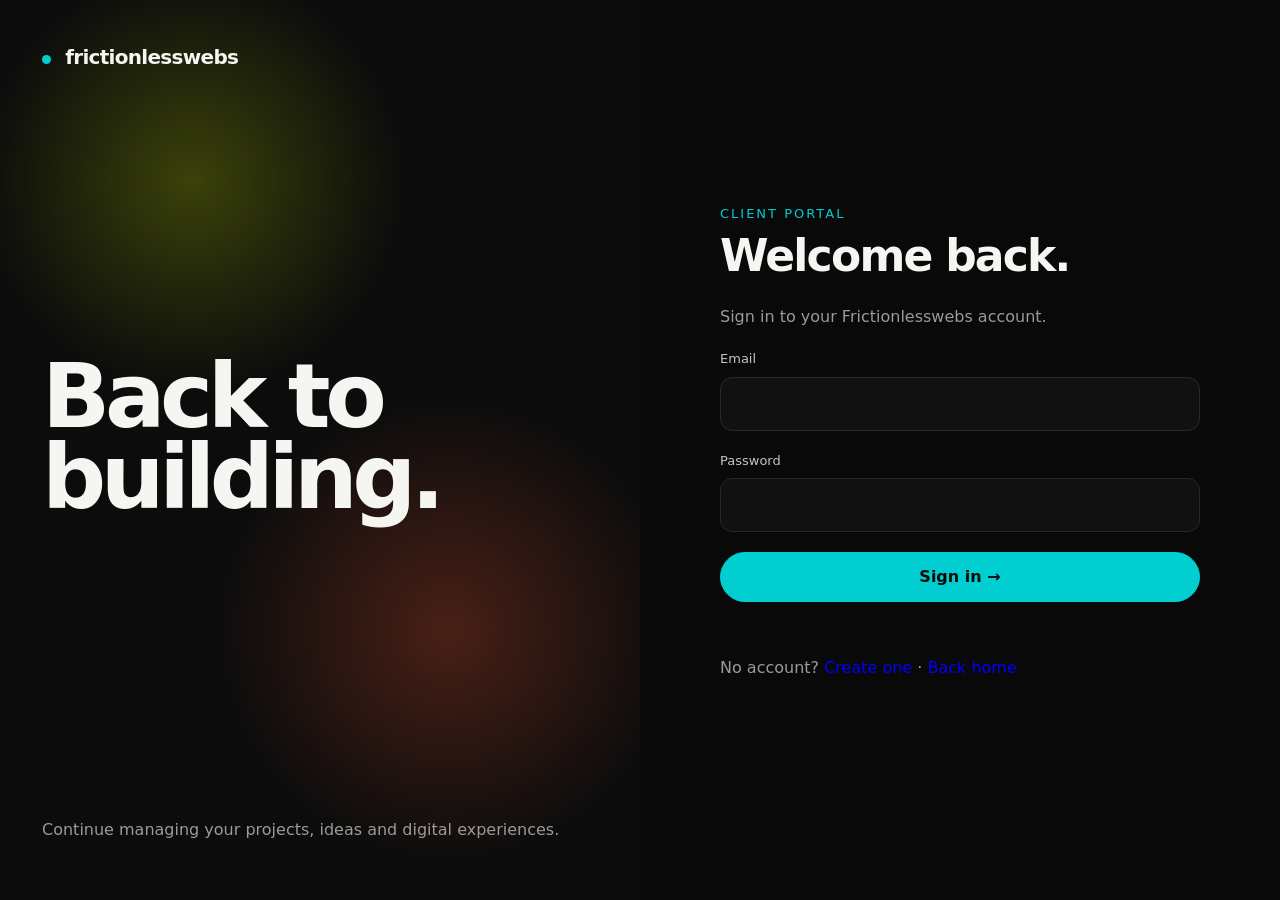
<file: dashboard.html>
<!doctype html>
<html lang="en">

<head>
<meta name="robots" content="noindex, nofollow">
  <meta charset="utf-8">
  <meta name="viewport" content="width=device-width, initial-scale=1">

  <title>Dashboard — Frictionlesswebs</title>

  <link rel="stylesheet" href="style.css">
</head>

<body class="portal-body">

  <!-- TOP BAR -->

  <header class="portal-topbar">

    <a class="brand" href="index.html">
      <i></i>frictionlesswebs
    </a>

    <div class="portal-top-actions">

      <a
        class="admin-link"
        data-admin-link
        hidden
        href="admin.html"
      >
        Studio Admin
      </a>

      <button
        class="notification-button"
        type="button"
        data-section-button="activity"
        aria-label="Activity"
      >
        ◇

        <span class="notification-dot"></span>
      </button>

      <div class="top-profile">

        <div class="avatar" data-user-initial>
          C
        </div>

        <div class="top-profile-text">

          <small>CLIENT</small>

          <strong data-user>
            Client
          </strong>

        </div>

      </div>

    </div>

  </header>


  <!-- MAIN PORTAL -->

  <div class="portal-layout">

    <!-- SIDEBAR -->

    <aside
      class="portal-sidebar"
      data-portal-sidebar
    >

      <div class="sidebar-profile">

        <div
          class="sidebar-avatar"
          data-user-initial
        >
          C
        </div>

        <div>

          <small>CLIENT WORKSPACE</small>

          <h3 data-user>
            Client
          </h3>

        </div>

      </div>


      <nav class="portal-nav">

        <button
          class="portal-nav-link active"
          type="button"
          data-section-button="overview"
        >
          <span>⌂</span>
          Overview
        </button>


        <button
          class="portal-nav-link"
          type="button"
          data-section-button="projects"
        >
          <span>□</span>
          My Projects

          <span
            class="nav-badge"
            data-project-count
          >
            0
          </span>
        </button>


        <button
          class="portal-nav-link"
          type="button"
          data-section-button="messages"
        >
          <span>✉</span>
          Enquiries

          <span
            class="nav-badge"
            data-message-count
          >
            0
          </span>
        </button>


        <button
          class="portal-nav-link"
          type="button"
          data-section-button="activity"
        >
          <span>↻</span>
          Activity
        </button>


        <button
          class="portal-nav-link"
          type="button"
          data-section-button="profile"
        >
          <span>◎</span>
          Profile
        </button>

      </nav>


      <div class="sidebar-bottom">

        <button
          class="portal-nav-link"
          type="button"
          data-logout
        >
          <span>←</span>
          Log out
        </button>

      </div>

    </aside>


    <!-- CONTENT -->

    <main class="portal-main">

      <!-- =============================
           OVERVIEW
      ============================== -->

      <section
        class="portal-section active"
        data-section="overview"
      >

        <div class="dashboard-welcome">

          <div>

            <div class="eyebrow">
              CLIENT PORTAL
            </div>

            <h1>
              Hey,
              <span data-user>client</span>.
            </h1>

            <p class="muted">
              Keep track of your projects,
              progress and recent activity with
              Frictionlesswebs.
            </p>

          </div>


          <div class="account-status">

            <span></span>

            Account active

          </div>

        </div>


        <!-- STATS -->

        <div class="dashboard-stat-grid">

          <article class="dashboard-stat">

            <div class="stat-icon">
              □
            </div>

            <div>

              <small>PROJECTS</small>

              <h2 data-overview-project-count>
                0
              </h2>

              <p>
                Projects in your workspace
              </p>

            </div>

          </article>


          <article class="dashboard-stat">

            <div class="stat-icon">
              ◇
            </div>

            <div>

              <small>ACTIVE</small>

              <h2 data-active-project-count>
                0
              </h2>

              <p>
                Currently being worked on
              </p>

            </div>

          </article>


          <article class="dashboard-stat">

            <div class="stat-icon">
              ✉
            </div>

            <div>

              <small>ENQUIRIES</small>

              <h2 data-overview-message-count>
                0
              </h2>

              <p>
                Enquiries linked to your account
              </p>

            </div>

          </article>

        </div>


        <!-- MAIN OVERVIEW -->

        <div class="dashboard-content-grid">

          <article
            class="workspace-card"
            data-main-project
          >

            <div class="workspace-card-header">

              <div>

                <span class="section-label">
                  CURRENT PROJECT
                </span>

                <h2>
                  Loading project…
                </h2>

              </div>

            </div>

          </article>


          <article class="workspace-card">

            <div class="workspace-card-header">

              <div>

                <span class="section-label">
                  QUICK ACTIONS
                </span>

                <h2>
                  Your workspace
                </h2>

              </div>

            </div>


            <div class="quick-actions">

              <button
                type="button"
                data-section-button="projects"
              >

                <span>□</span>

                <div>

                  <strong>
                    View projects
                  </strong>

                  <small>
                    See progress and timelines
                  </small>

                </div>

                →

              </button>


              <button
                type="button"
                data-section-button="messages"
              >

                <span>✉</span>

                <div>

                  <strong>
                    View enquiries
                  </strong>

                  <small>
                    See your submitted enquiries
                  </small>

                </div>

                →

              </button>


              <button
                type="button"
                data-section-button="activity"
              >

                <span>↻</span>

                <div>

                  <strong>
                    Recent activity
                  </strong>

                  <small>
                    See project updates
                  </small>

                </div>

                →

              </button>

            </div>

          </article>

        </div>


        <!-- RECENT ACTIVITY -->

        <article class="workspace-card activity-preview">

          <div class="workspace-card-header">

            <div>

              <span class="section-label">
                ACTIVITY
              </span>

              <h2>
                Recent updates
              </h2>

            </div>


            <button
              class="text-button"
              type="button"
              data-section-button="activity"
            >
              View all →
            </button>

          </div>


          <div
            class="activity-list"
            data-overview-activity
          >

            <p class="muted">
              Loading activity…
            </p>

          </div>

        </article>

      </section>


      <!-- =============================
           PROJECTS
      ============================== -->

      <section
        class="portal-section"
        data-section="projects"
      >

        <div class="section-heading">

          <div class="eyebrow">
            PROJECTS
          </div>

          <h1>
            My projects.
          </h1>

          <p class="muted">
            Follow the progress of your work
            with Frictionlesswebs.
          </p>

        </div>


        <div data-client-projects>

          <p class="muted">
            Loading projects…
          </p>

        </div>

      </section>


      <!-- =============================
           MESSAGES / ENQUIRIES
      ============================== -->

      <section
        class="portal-section"
        data-section="messages"
      >

        <div class="section-heading">

          <div class="eyebrow">
            ENQUIRIES
          </div>

          <h1>
            Your enquiries.
          </h1>

          <p class="muted">
            Messages and project enquiries
            associated with your account.
          </p>

        </div>


        <div
          class="message-workspace"
          data-client-messages
        >

          <div class="message-history">

            <p class="muted">
              Loading enquiries…
            </p>

          </div>

        </div>

      </section>


      <!-- =============================
           ACTIVITY
      ============================== -->

      <section
        class="portal-section"
        data-section="activity"
      >

        <div class="section-heading">

          <div class="eyebrow">
            ACTIVITY
          </div>

          <h1>
            Project activity.
          </h1>

          <p class="muted">
            Updates made to your projects by
            the Frictionlesswebs team.
          </p>

        </div>


        <article class="workspace-card">

          <div
            class="activity-list"
            data-client-activity
          >

            <p class="muted">
              Loading activity…
            </p>

          </div>

        </article>

      </section>


      <!-- =============================
           PROFILE
      ============================== -->

      <section
        class="portal-section"
        data-section="profile"
      >

        <div class="section-heading">

          <div class="eyebrow">
            PROFILE
          </div>

          <h1>
            Your account.
          </h1>

          <p class="muted">
            The account connected to your
            Frictionlesswebs workspace.
          </p>

        </div>


        <article class="workspace-card profile-card">

          <div
            class="large-profile-avatar"
            data-user-initial
          >
            C
          </div>


          <div class="profile-information">

            <small>CLIENT</small>

            <h2 data-profile-name>
              Client
            </h2>

            <p
              class="muted"
              data-profile-email
            >
              —
            </p>

          </div>


          <div class="profile-status">

            <span></span>

            Active

          </div>

        </article>

      </section>

    </main>

  </div>


  <!-- MOBILE MENU -->

  <button
    class="portal-menu-button"
    type="button"
    data-portal-menu
    aria-label="Open dashboard menu"
  >
    ☰
  </button>


  <script src="config.js"></script>
  <script src="app.js"></script>

</body>
</html>
</file>
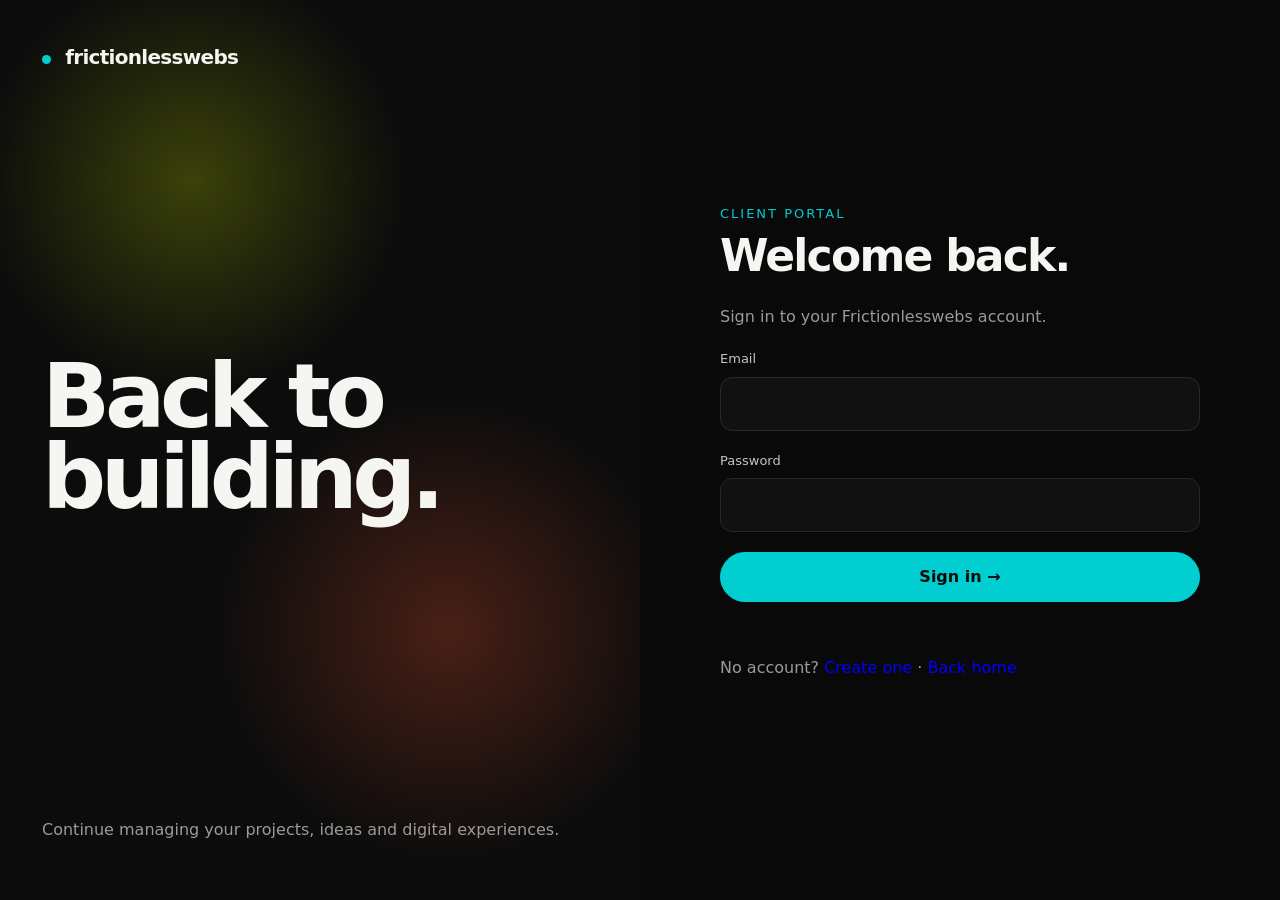
<file: login.html>
<!doctype html>
<html lang="en">
  <head>
<meta name="robots" content="noindex, nofollow">
    <meta charset="utf-8">
    <meta name="viewport" content="width=device-width,initial-scale=1">
    <title>Login — Frictionlesswebs</title>
    <link rel="stylesheet" href="style.css">
  </head>
  <body>
    <main class="auth-shell">
      <section class="auth-art">
        <a class="brand" href="index.html">
          <i>
            
          </i>
          frictionlesswebs
        </a>
        <h1>Back to<br>building.</h1>
        <p class="muted">
          Continue managing your projects, ideas and digital experiences.
        </p>
      </section>
      <section class="auth-panel">
        <form class="form-card" data-login>
          <div class="eyebrow">
            Client portal
          </div>
          <h2>Welcome back.</h2>
          <p class="muted">
            Sign in to your Frictionlesswebs account.
          </p>
          <div class="field">
            <label>Email</label>
            <input type="email" name="email" autocomplete="email" required>
          </div>
          <div class="field">
            <label>Password</label>
            <input type="password" name="password" autocomplete="current-password" required>
          </div>
          <button class="btn primary full">
            Sign in →
          </button>
          <div class="notice" aria-live="polite">
            
          </div>
          <p class="muted">
            No account? 
            <a href="register.html" style="color:blue;">
              Create one</a>
            · <a href="index.html" style="color:blue;">
              Back home</a>
          </p>
        </form>
      </section>
    </main>
    <script src="config.js">
      
    </script>
    <script src="app.js">
      
    </script>
  </body>
</html>
</file>
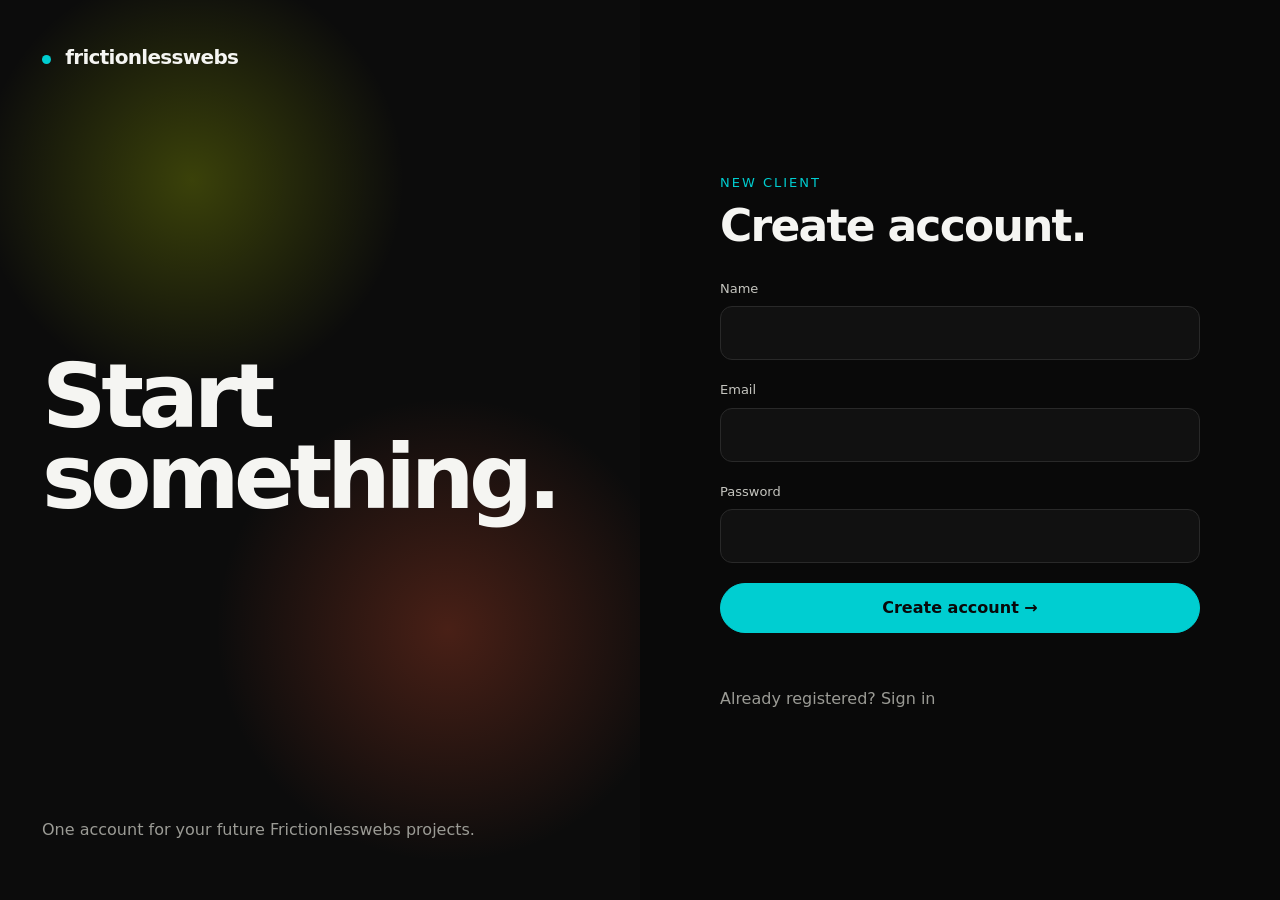
<file: register.html>
<!doctype html>
<html lang="en">
  <head>
<meta name="robots" content="noindex, nofollow">
    <meta charset="utf-8">
    <meta name="viewport" content="width=device-width,initial-scale=1">
    <title>
      Create account — Frictionlesswebs
    </title>
    <link rel="stylesheet" href="style.css">
  </head>
  <body>
    <main class="auth-shell">
      <section class="auth-art">
        <a class="brand" href="index.html">
          <i>
            
          </i>
          frictionlesswebs
        </a>
        <h1>Start<br>something.</h1>
        <p class="muted">
          One account for your future Frictionlesswebs projects.
        </p>
      </section>
      <section class="auth-panel">
        <form class="form-card" data-register>
          <div class="eyebrow">
            New client
          </div>
          <h2>Create account.</h2>
          <div class="field">
            <label>Name</label>
            <input name="name" autocomplete="name" required>
          </div>
          <div class="field">
            <label>Email</label>
            <input type="email" name="email" autocomplete="email" required>
          </div>
          <div class="field">
            <label>Password</label>
            <input type="password" name="password" minlength="8" autocomplete="new-password" required>
          </div>
          <button class="btn primary full">
            Create account →
          </button>
          <div class="notice" aria-live="polite">
            
          </div>
          <p class="muted">
            Already registered?
            <a href="login.html">
              Sign in
            </a>
          </p>
        </form>
      </section>
    </main>
    <script src="config.js">
      
    </script>
    <script src="app.js">
      
    </script>
  </body>
</html>
</file>
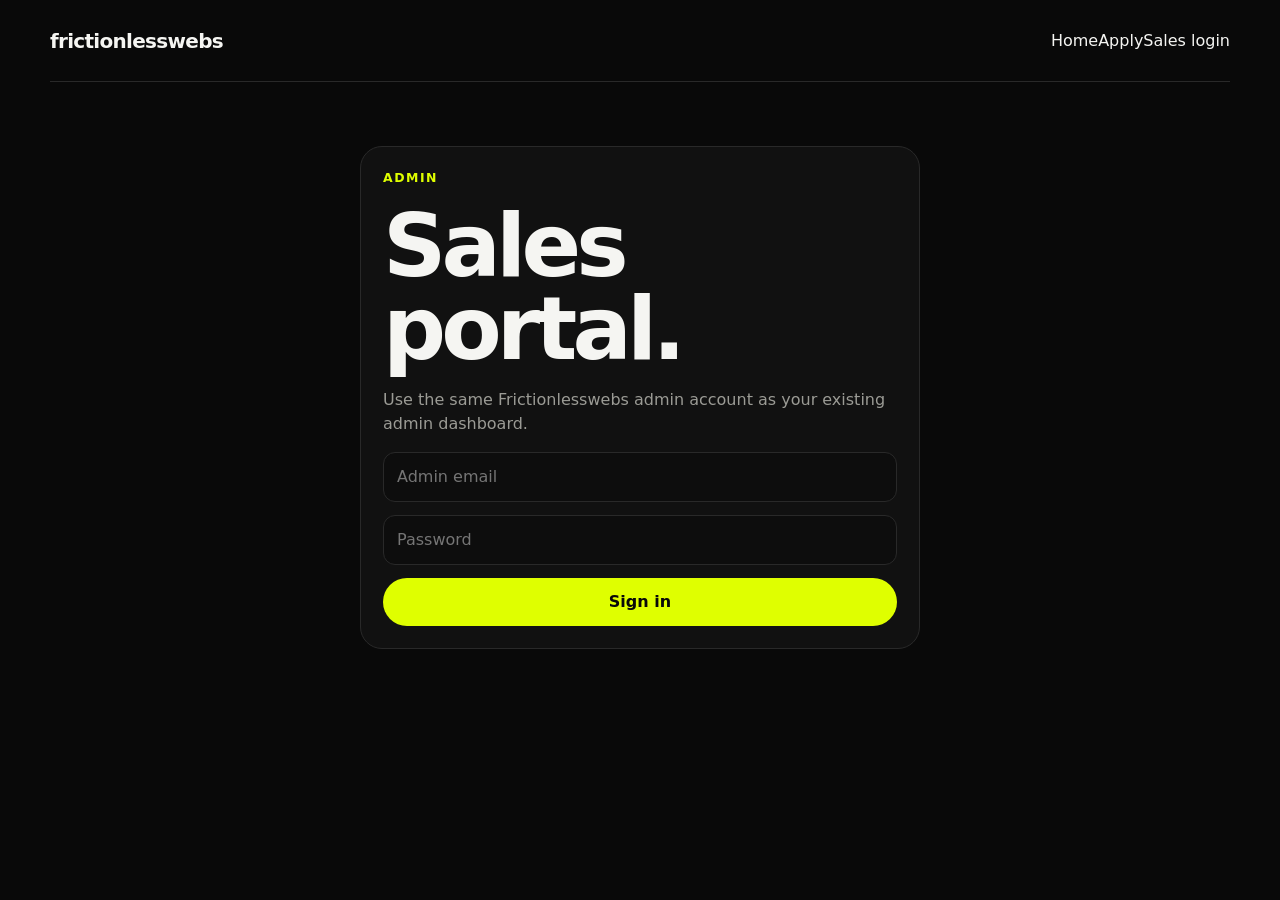
<file: sales-admin.html>
<!doctype html><html><head><meta charset="utf-8"><meta name="viewport" content="width=device-width,initial-scale=1"><title>Sales Admin — Frictionlesswebs</title><link rel="stylesheet" href="style.css"></head><body class="sales-page"><header class="site-header"><div class="wrap nav"><a class="brand" href="index.html">frictionlesswebs</a><nav class="nav-links"><a href="index.html">Home</a><a href="sales-apply.html">Apply</a><a href="sales-login.html">Sales login</a></nav></div></header><main class="sales-shell"><div class="sales-wrap"><section id="adminLogin" class="sales-card" style="max-width:560px;margin:auto"><div class="sales-kicker">Admin</div><h1>Sales portal.</h1><p class="sales-muted">Use the same Frictionlesswebs admin account as your existing admin dashboard.</p><form class="sales-form" id="adminForm"><input name="email" type="email" placeholder="Admin email" required><input name="password" type="password" placeholder="Password" required><button class="sales-btn">Sign in</button><div id="msg" class="sales-hidden"></div></form></section><section id="panel" class="sales-hidden"><div class="sales-kicker">Frictionlesswebs</div><h1>Sales administration.</h1><h2>Applicants</h2><div class="sales-grid" id="apps"></div><div class="sales-shell"><h2>Lead pipeline</h2><div class="sales-table-wrap"><table class="sales-table"><thead><tr><th>Lead</th><th>Salesperson</th><th>Status</th><th>Package</th><th>Value</th><th>Repeat client</th><th>Client paid</th><th>Commission</th><th>Commission paid</th><th></th></tr></thead><tbody id="leads"></tbody></table></div></div><button class="sales-btn alt" id="logout">Log out</button></section></div></main>
<dialog id="leadDetails" style="width:min(640px,calc(100% - 28px));max-height:85vh;overflow:auto;border:1px solid #333;border-radius:16px;background:#111;color:#f5f5f2;padding:22px;">
  <div style="display:flex;justify-content:space-between;align-items:center;gap:12px;margin-bottom:16px;">
    <h2 style="margin:0;">Lead details</h2>
    <button type="button" class="sales-btn alt" onclick="document.querySelector('#leadDetails').close()">Close</button>
  </div>
  <div id="leadDetailsBody"></div>
</dialog>
<style>
#leadDetails::backdrop{background:rgba(0,0,0,.72)}
.lead-detail-row{display:grid;grid-template-columns:minmax(120px, .8fr) minmax(0,1.2fr);gap:14px;padding:12px 0;border-bottom:1px solid #292929;overflow-wrap:anywhere}
.lead-detail-row strong{color:#dfff00;font-size:.9rem}
.lead-detail-row span{white-space:pre-wrap;color:#f5f5f2}
@media(max-width:520px){.lead-detail-row{grid-template-columns:1fr;gap:5px}}
</style>

<script src="config.js"></script><script src="sales-common.js"></script><script>
async function loadAdmin(){try{const [a,l]=await Promise.all([salesApi('/api/admin/sales/applicants',{admin:true}),salesApi('/api/admin/sales/leads',{admin:true})]);document.querySelector('#adminLogin').classList.add('sales-hidden');document.querySelector('#panel').classList.remove('sales-hidden');document.querySelector('#apps').innerHTML=a.applicants.map(x=>`<div class="sales-card"><div class="sales-label">${x.status} ${x.sales_id?'· '+x.sales_id:''}</div><h3>${x.first_name} ${x.surname}</h3><p class="sales-muted">Age ${x.age} · ${x.city||''} ${x.province||''}<br>${x.email}<br>${x.whatsapp}</p><p>${x.motivation}</p><p class="sales-muted">${x.experience||'No sales experience supplied.'}</p><div class="sales-actions"><button class="sales-btn" onclick="setStatus(${x.id},'approved')">Approve</button><button class="sales-btn alt" onclick="setStatus(${x.id},'rejected')">Reject</button></div></div>`).join('')||'<p>No applications yet.</p>';window.salesLeadRecords = l.leads;document.querySelector('#leads').innerHTML=l.leads.map(x=>`<tr data-id="${x.id}"><td><b>${x.business_name}</b><br><small>${x.contact_name||''}</small><br><button type="button" class="sales-btn alt" onclick="viewLead(${x.id})">View details</button></td><td>${x.sales_id||'Direct'}<br><small>${x.first_name||''} ${x.surname||''}</small></td><td><select class="st">${['submitted','contacted','qualified','quote_sent','client_accepted','payment_received','sale_confirmed','lost'].map(v=>`<option ${x.status===v?'selected':''}>${v}</option>`).join('')}</select></td><td><select class="pk"><option value="">—</option>${['Starter','Business','Business Plus','Pro','Advanced','Custom'].map(v=>`<option ${x.package_name===v?'selected':''}>${v}</option>`).join('')}</select></td><td><input class="val" type="number" min="0" step="0.01" value="${x.sale_value||''}"></td><td><input class="repeat" type="checkbox" ${x.repeat_sale?'checked':''} aria-label="Repeat client"></td><td><input class="paid" type="checkbox" ${x.payment_received?'checked':''} aria-label="Client paid"></td><td><b>${x.commission_value!=null?'R'+Number(x.commission_value).toFixed(2):'—'}</b>${Number(x.repeat_bonus)>0?`<br><small>Includes R${Number(x.repeat_bonus).toFixed(2)} repeat bonus</small>`:''}</td><td><input class="cp" type="checkbox" ${x.commission_paid?'checked':''} aria-label="Commission paid"></td><td><button class="sales-btn" onclick="saveLead(${x.id})">Save</button></td></tr>`).join('')||'<tr><td colspan="10">No leads yet.</td></tr>'}catch(e){if(localStorage.getItem('fw_token'))sflash(document.querySelector('#msg'),e.message,true)}}
document.querySelector('#adminForm').onsubmit=async e=>{e.preventDefault();try{const r=await fetch(`${SALES_API}/api/login`,{method:'POST',headers:{'Content-Type':'application/json'},body:JSON.stringify(Object.fromEntries(new FormData(e.target)))});const d=await r.json();if(!r.ok)throw new Error(d.error||'Unable to sign in');if(d.user.role!=='admin')throw new Error('Admin access required.');localStorage.setItem('fw_token',d.token);loadAdmin()}catch(x){sflash(document.querySelector('#msg'),x.message,true)}};
async function setStatus(id,status){await salesApi('/api/admin/sales/applicants/'+id,{method:'PATCH',body:JSON.stringify({status}),admin:true});loadAdmin()}
async function saveLead(id){const r=document.querySelector(`tr[data-id="${id}"]`);if(!r)return;const b={status:r.querySelector('.st').value,packageName:r.querySelector('.pk').value||null,saleValue:r.querySelector('.val').value,repeatSale:r.querySelector('.repeat').checked,paymentReceived:r.querySelector('.paid').checked,commissionPaid:r.querySelector('.cp').checked};try{await salesApi('/api/admin/sales/leads/'+id,{method:'PATCH',body:JSON.stringify(b),admin:true});await loadAdmin();}catch(e){alert('Could not save this lead: '+(e.message||'Unknown error'));}}

function escapeLeadText(value){
  return String(value ?? '').replace(/[&<>"']/g, ch => ({
    '&':'&amp;','<':'&lt;','>':'&gt;','"':'&quot;',"'":'&#39;'
  }[ch]));
}
function viewLead(id){
  const x = (window.salesLeadRecords || []).find(item => Number(item.id) === Number(id));
  if(!x) return alert('Lead details could not be found. Please refresh the dashboard.');
  const fields = [
    ['Business name', x.business_name],
    ['Contact person', x.contact_name],
    ['Phone number', x.phone],
    ['Email address', x.email],
    ['What they need', x.service_needed],
    ['Additional notes', x.notes],
    ['Submitted by', x.sales_id ? `${x.first_name || ''} ${x.surname || ''} (${x.sales_id})`.trim() : 'Direct enquiry'],
    ['Lead source', x.source],
    ['Date submitted', x.created_at ? new Date(x.created_at).toLocaleString() : 'Not available'],
    ['Current status', x.status]
  ];
  const body = document.querySelector('#leadDetailsBody');
  body.innerHTML = fields.map(([label,value]) =>
    `<div class="lead-detail-row"><strong>${escapeLeadText(label)}</strong><span>${escapeLeadText(value || 'Not provided')}</span></div>`
  ).join('');
  document.querySelector('#leadDetails').showModal();
}

document.querySelector('#logout').onclick=()=>{localStorage.removeItem('fw_token');location.reload()};if(localStorage.getItem('fw_token'))loadAdmin();
</script></body></html>
</file>
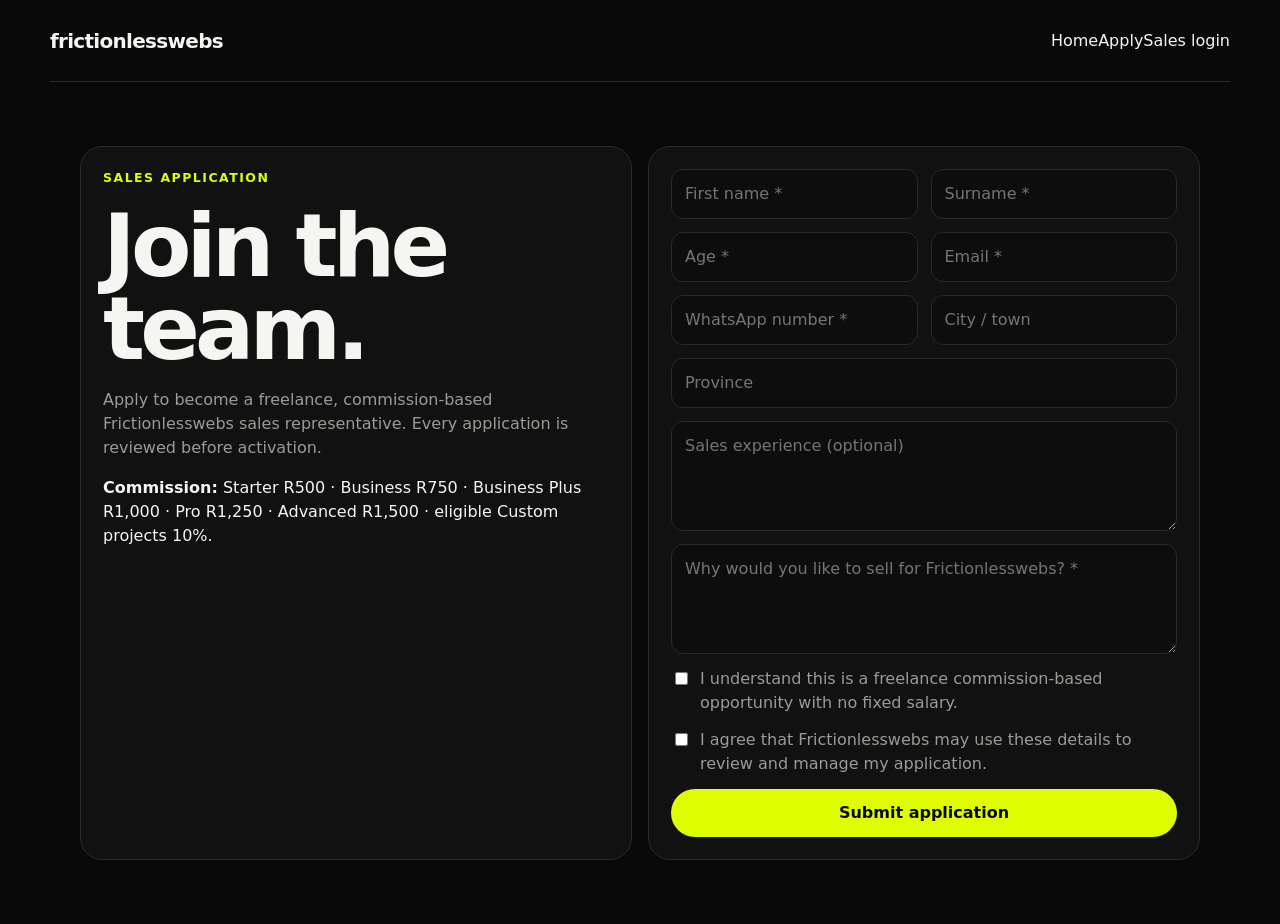
<file: sales-apply.html>
<!doctype html><html><head>
  <meta charset="UTF-8">
  <meta name="viewport" content="width=device-width, initial-scale=1">

  <title>Sales Representative Application | Frictionlesswebs</title>

  <meta name="description" content="Apply to become a Frictionlesswebs Sales Representative. Introduce businesses to professional website design services and earn commission on successful sales.">

  <meta name="keywords" content="Frictionlesswebs, sales representative jobs, website design sales jobs, sales opportunities South Africa, commission-based sales, web design">

  <meta name="author" content="Frictionlesswebs">

  <meta name="robots" content="index, follow">

  <meta name="language" content="English">

  <meta name="theme-color" content="#090909">

  <link rel="canonical" href="https://frictionlesswebs.onrender.com/sales-apply.html">

  <!-- Open Graph / Social Sharing -->
  <meta property="og:type" content="website">
  <meta property="og:title" content="Become a Frictionlesswebs Sales Representative">
  <meta property="og:description" content="Join Frictionlesswebs as a Sales Representative. Introduce businesses to professional web design services and earn commission on successful sales.">
  <meta property="og:url" content="https://frictionlesswebs.onrender.com/sales-apply.html">
  <meta property="og:site_name" content="Frictionlesswebs">

  <!-- Twitter Sharing -->
  <meta name="twitter:card" content="summary">
  <meta name="twitter:title" content="Sales Representative Application | Frictionlesswebs">
  <meta name="twitter:description" content="Interested in becoming a Frictionlesswebs Sales Representative? Apply today.">

  <link rel="stylesheet" href="style.css">
</head>
  <body class="sales-page"><header class="site-header"><div class="wrap nav"><a class="brand" href="index.html">frictionlesswebs</a><nav class="nav-links"><a href="index.html">Home</a><a href="sales-apply.html">Apply</a><a href="sales-login.html">Sales login</a></nav></div></header>
<main class="sales-shell"><div class="sales-wrap"><div class="sales-grid"><section class="sales-card"><div class="sales-kicker">Sales application</div><h1>Join the team.</h1><p class="sales-muted">Apply to become a freelance, commission-based Frictionlesswebs sales representative. Every application is reviewed before activation.</p><p><strong>Commission:</strong> Starter R500 · Business R750 · Business Plus R1,000 · Pro R1,250 · Advanced R1,500 · eligible Custom projects 10%.</p></section>
<section class="sales-card"><form class="sales-form" id="salesApply"><div class="two"><input name="firstName" placeholder="First name *" required><input name="surname" placeholder="Surname *" required></div><div class="two"><input name="age" type="number" min="15" max="100" placeholder="Age *" required><input name="email" type="email" placeholder="Email *" required></div><div class="two"><input name="whatsapp" placeholder="WhatsApp number *" required><input name="city" placeholder="City / town"></div><input name="province" placeholder="Province"><textarea name="experience" placeholder="Sales experience (optional)"></textarea><textarea name="motivation" placeholder="Why would you like to sell for Frictionlesswebs? *" required></textarea><label class="sales-check"><input type="checkbox" name="commissionAck" required>I understand this is a freelance commission-based opportunity with no fixed salary.</label><label class="sales-check"><input type="checkbox" name="privacyAck" required>I agree that Frictionlesswebs may use these details to review and manage my application.</label><button class="sales-btn">Submit application</button><div id="msg" class="sales-hidden"></div></form></section></div></div></main>
<script src="config.js"></script><script src="sales-common.js"></script><script>
document.querySelector('#salesApply').onsubmit=async e=>{e.preventDefault();const f=new FormData(e.target),b=Object.fromEntries(f);b.commissionAck=!!f.get('commissionAck');b.privacyAck=!!f.get('privacyAck');try{const d=await salesApi('/api/sales/apply',{method:'POST',body:JSON.stringify(b)});sflash(document.querySelector('#msg'),d.message);e.target.reset()}catch(x){sflash(document.querySelector('#msg'),x.message,true)}};
</script></body></html>
</file>
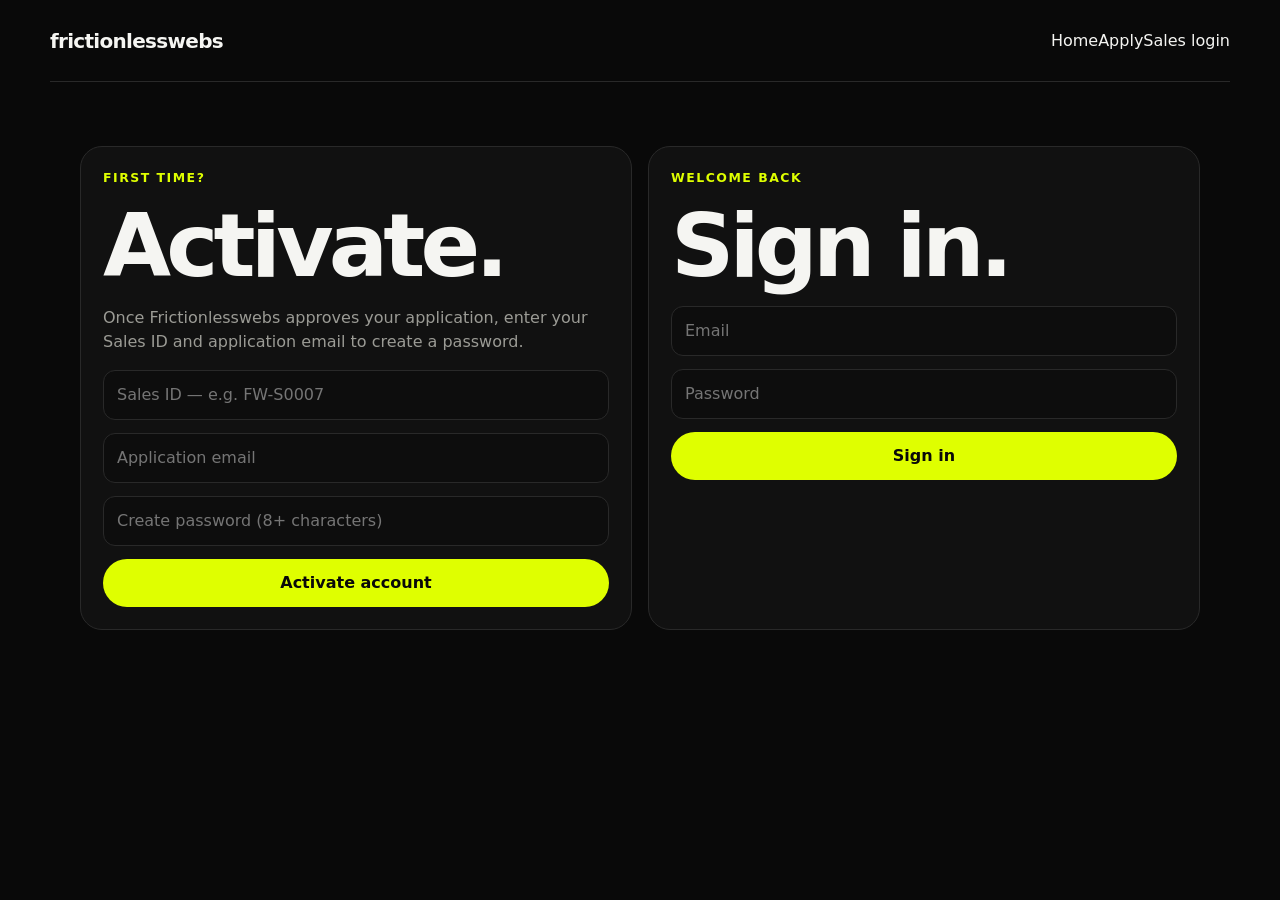
<file: sales-dashboard.html>
<!doctype html><html><head><meta charset="utf-8"><meta name="viewport" content="width=device-width,initial-scale=1"><title>Sales Dashboard — Frictionlesswebs</title><link rel="stylesheet" href="style.css"></head><body class="sales-page"><header class="site-header"><div class="wrap nav"><a class="brand" href="index.html">frictionlesswebs</a><nav class="nav-links"><a href="index.html">Home</a><a href="sales-apply.html">Apply</a><a href="sales-login.html">Sales login</a></nav></div></header><main class="sales-shell"><div class="sales-wrap"><div id="top"></div><div class="sales-grid" id="kpis"></div><section class="sales-shell"><div class="sales-grid"><div class="sales-card"><h2>Your referral link</h2><p class="sales-muted">Share this with prospects. Their enquiry is automatically attributed to your Sales ID.</p><div class="sales-ref"><input id="ref" readonly><button class="sales-btn" id="copy">Copy</button></div></div><div class="sales-card"><h2>Submit a lead</h2><form class="sales-form" id="lead"><input name="businessName" placeholder="Business name *" required><div class="two"><input name="contactName" placeholder="Contact name"><input name="phone" placeholder="Phone / WhatsApp"></div><input name="email" type="email" placeholder="Email"><textarea name="serviceNeeded" placeholder="What do they need?"></textarea><textarea name="notes" placeholder="Notes"></textarea><label class="sales-check"><input type="checkbox" name="consent" required>The prospect has agreed to be contacted by Frictionlesswebs.</label><button class="sales-btn">Submit lead</button><div id="leadmsg" class="sales-hidden"></div></form></div></div></section><section id="agreement"></section><section class="sales-shell"><h2>Your leads</h2><div class="sales-table-wrap"><table class="sales-table"><thead><tr><th>Business</th><th>Status</th><th>Package</th><th>Sale</th><th>Commission</th><th>Paid?</th></tr></thead><tbody id="rows"></tbody></table></div></section><button class="sales-btn alt" id="logout">Log out</button></div></main><script src="config.js"></script><script src="sales-common.js"></script><script>
async function load(){try{const d=await salesApi('/api/sales/me');document.querySelector('#top').innerHTML=`<div class="sales-kicker">${d.person.sales_id}</div><h1>Welcome, ${d.person.first_name}.</h1><p class="sales-muted">Track your referrals, sales and commission here.</p>`;document.querySelector('#kpis').innerHTML=[['Leads',d.totals.leads],['Sales won',d.totals.won],['Earned',smoney(d.totals.earned)],['Pending',smoney(d.totals.pending)],['Paid',smoney(d.totals.paid)]].map(x=>`<div class="sales-card third"><div class="sales-label">${x[0]}</div><div class="sales-kpi">${x[1]}</div></div>`).join('');document.querySelector('#ref').value=d.referralLink;document.querySelector('#rows').innerHTML=d.leads.map(x=>`<tr><td>${x.business_name}</td><td>${x.status.replaceAll('_',' ')}</td><td>${x.package_name||'—'}</td><td>${x.sale_value?smoney(x.sale_value):'—'}</td><td>${x.commission_value?smoney(x.commission_value):'—'}</td><td>${x.commission_paid?'Yes':'No'}</td></tr>`).join('')||'<tr><td colspan="6">No leads yet.</td></tr>';if(!d.person.agreement_signed_at){document.querySelector('#agreement').innerHTML=`<div class="sales-card full"><div class="sales-kicker">Required</div><h2>Sales Representative Agreement</h2><div class="sales-agreement"><p><strong>Commission-based relationship.</strong> You act as an independent freelance sales representative. There is no fixed salary. Commission becomes payable only on qualifying sales after Frictionlesswebs receives the applicable client payment.</p><p>You may find prospects, explain approved packages, follow up and submit leads. You may not change prices, offer discounts, promise deadlines or custom functionality, negotiate payment terms, collect client payments into a personal account, or bind Frictionlesswebs to custom terms.</p><p>Custom projects including ecommerce, online payments, customer accounts, dashboards, complex bookings, databases, subscriptions, marketplaces and unusual integrations must be referred to Frictionlesswebs for quotation.</p><p>Lead ownership is determined from portal records and referral attribution. Duplicate, fraudulent or unconsented leads may be rejected.</p><p>The final production agreement should match the version reviewed for Frictionlesswebs.</p></div><form class="sales-form" id="sign"><input name="fullName" placeholder="Full name" required><input name="signature" placeholder="Type your full name as electronic signature" required><label class="sales-check"><input type="checkbox" name="accepted" required>I have read and accept the agreement.</label><button class="sales-btn">Sign agreement</button></form></div>`;document.querySelector('#sign').onsubmit=async e=>{e.preventDefault();const f=new FormData(e.target),b=Object.fromEntries(f);b.accepted=!!f.get('accepted');await salesApi('/api/sales/sign-agreement',{method:'POST',body:JSON.stringify(b)});load()}}else document.querySelector('#agreement').innerHTML='<div class="sales-notice">Sales agreement signed ✓</div>'}catch(e){location='sales-login.html'}}
document.querySelector('#lead').onsubmit=async e=>{e.preventDefault();const f=new FormData(e.target),b=Object.fromEntries(f);b.consent=!!f.get('consent');try{const d=await salesApi('/api/sales/leads',{method:'POST',body:JSON.stringify(b)});sflash(document.querySelector('#leadmsg'),d.message);e.target.reset();load()}catch(x){sflash(document.querySelector('#leadmsg'),x.message,true)}};
document.querySelector('#copy').onclick=()=>navigator.clipboard.writeText(document.querySelector('#ref').value);document.querySelector('#logout').onclick=()=>{localStorage.removeItem('fw_sales_token');location='sales-login.html'};load();
</script></body></html>
</file>
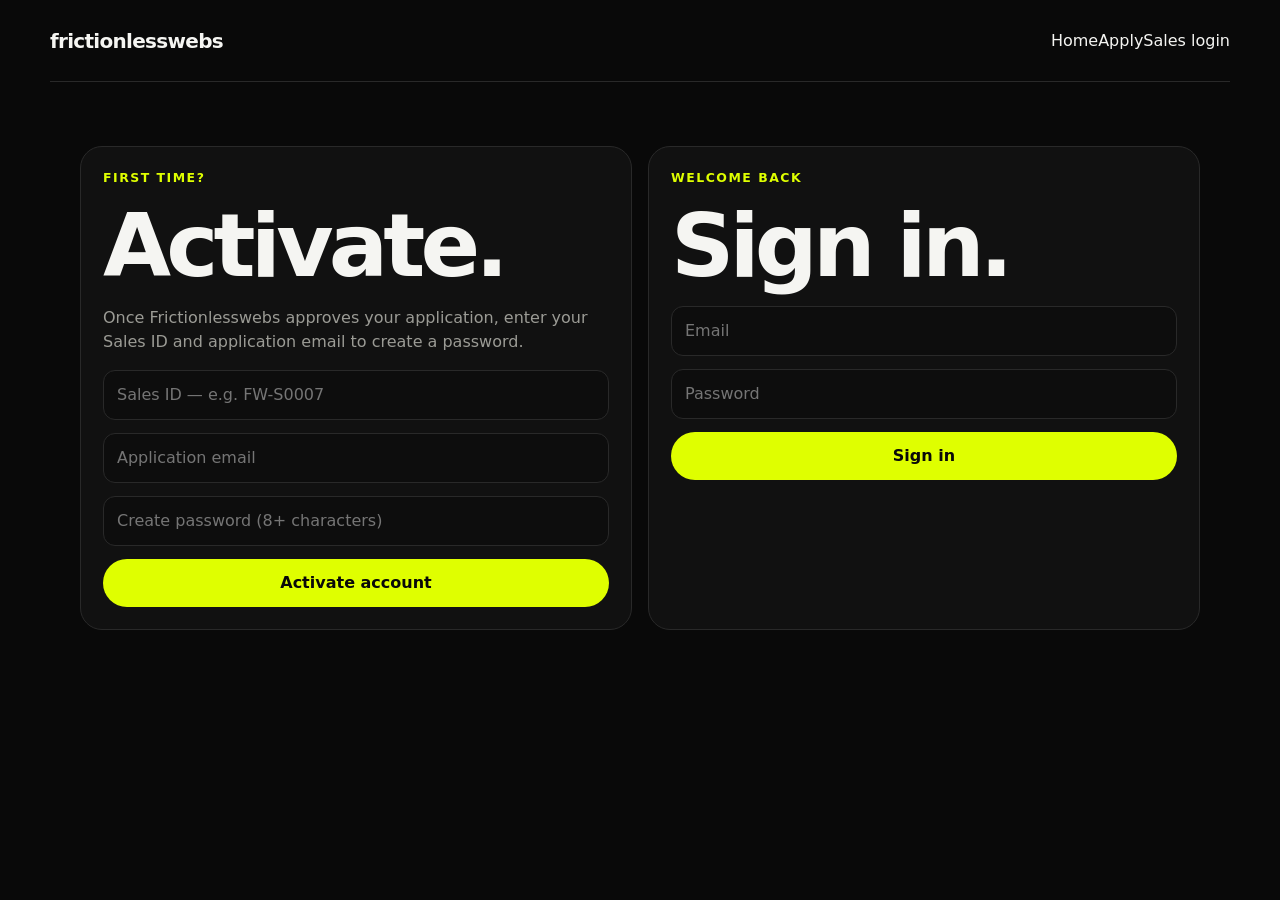
<file: sales-login.html>
<!doctype html><html><head><meta charset="utf-8"><meta name="viewport" content="width=device-width,initial-scale=1"><title>Sales Login — Frictionlesswebs</title><link rel="stylesheet" href="style.css"></head><body class="sales-page"><header class="site-header"><div class="wrap nav"><a class="brand" href="index.html">frictionlesswebs</a><nav class="nav-links"><a href="index.html">Home</a><a href="sales-apply.html">Apply</a><a href="sales-login.html">Sales login</a></nav></div></header><main class="sales-shell"><div class="sales-wrap sales-grid"><section class="sales-card"><div class="sales-kicker">First time?</div><h1>Activate.</h1><p class="sales-muted">Once Frictionlesswebs approves your application, enter your Sales ID and application email to create a password.</p><form class="sales-form" id="activate"><input name="salesId" placeholder="Sales ID — e.g. FW-S0007" required><input name="email" type="email" placeholder="Application email" required><input name="password" type="password" minlength="8" placeholder="Create password (8+ characters)" required><button class="sales-btn">Activate account</button><div id="amsg" class="sales-hidden"></div></form></section><section class="sales-card"><div class="sales-kicker">Welcome back</div><h1>Sign in.</h1><form class="sales-form" id="login"><input name="email" type="email" placeholder="Email" required><input name="password" type="password" placeholder="Password" required><button class="sales-btn">Sign in</button><div id="lmsg" class="sales-hidden"></div></form></section></div></main><script src="config.js"></script><script src="sales-common.js"></script><script>
document.querySelector('#activate').onsubmit=async e=>{e.preventDefault();try{const d=await salesApi('/api/sales/activate',{method:'POST',body:JSON.stringify(Object.fromEntries(new FormData(e.target)))});sflash(document.querySelector('#amsg'),d.message)}catch(x){sflash(document.querySelector('#amsg'),x.message,true)}};
document.querySelector('#login').onsubmit=async e=>{e.preventDefault();try{const d=await salesApi('/api/sales/login',{method:'POST',body:JSON.stringify(Object.fromEntries(new FormData(e.target)))});localStorage.setItem('fw_sales_token',d.token);location='sales-dashboard.html'}catch(x){sflash(document.querySelector('#lmsg'),x.message,true)}};
</script></body></html>
</file>
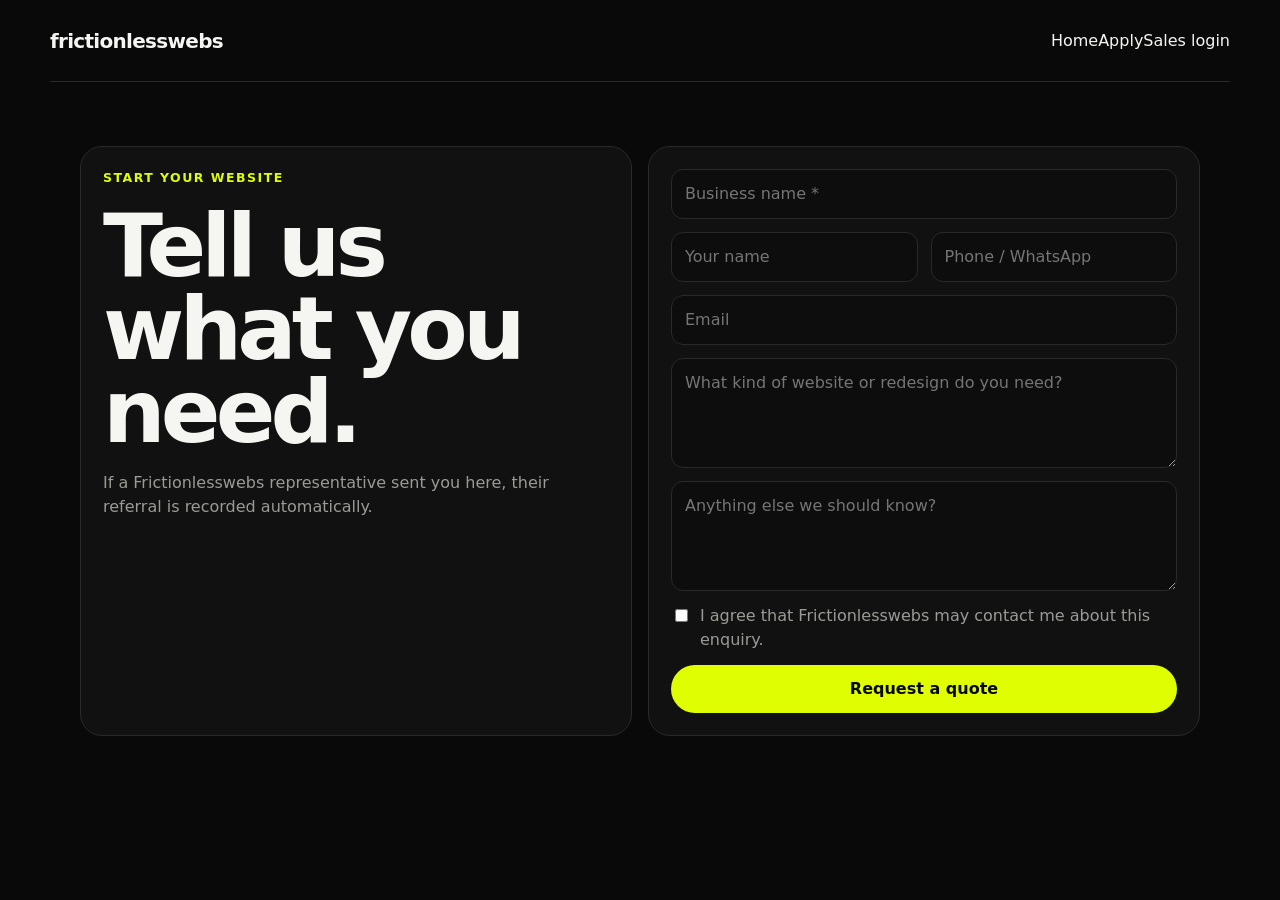
<file: start.html>
<!doctype html><html><head><meta charset="utf-8"><meta name="viewport" content="width=device-width,initial-scale=1"><title>Start a Project — Frictionlesswebs</title><link rel="stylesheet" href="style.css"></head><body class="sales-page"><header class="site-header"><div class="wrap nav"><a class="brand" href="index.html">frictionlesswebs</a><nav class="nav-links"><a href="index.html">Home</a><a href="sales-apply.html">Apply</a><a href="sales-login.html">Sales login</a></nav></div></header><main class="sales-shell"><div class="sales-wrap sales-grid"><section class="sales-card"><div class="sales-kicker">Start your website</div><h1>Tell us what you need.</h1><p class="sales-muted">If a Frictionlesswebs representative sent you here, their referral is recorded automatically.</p></section><section class="sales-card"><form class="sales-form" id="refForm"><input type="hidden" name="ref"><input name="businessName" placeholder="Business name *" required><div class="two"><input name="contactName" placeholder="Your name"><input name="phone" placeholder="Phone / WhatsApp"></div><input name="email" type="email" placeholder="Email"><textarea name="serviceNeeded" placeholder="What kind of website or redesign do you need?"></textarea><textarea name="notes" placeholder="Anything else we should know?"></textarea><label class="sales-check"><input type="checkbox" name="consent" required>I agree that Frictionlesswebs may contact me about this enquiry.</label><button class="sales-btn">Request a quote</button><div id="msg" class="sales-hidden"></div></form></section></div></main><script src="config.js"></script><script src="sales-common.js"></script><script>
const ref=new URLSearchParams(location.search).get('ref')||'';document.querySelector('[name=ref]').value=ref.toUpperCase();document.querySelector('#refForm').onsubmit=async e=>{e.preventDefault();const f=new FormData(e.target),b=Object.fromEntries(f);b.consent=!!f.get('consent');try{const d=await salesApi('/api/sales/referral',{method:'POST',body:JSON.stringify(b)});sflash(document.querySelector('#msg'),d.message);e.target.reset();document.querySelector('[name=ref]').value=ref.toUpperCase()}catch(x){sflash(document.querySelector('#msg'),x.message,true)}};
</script></body></html>
</file>
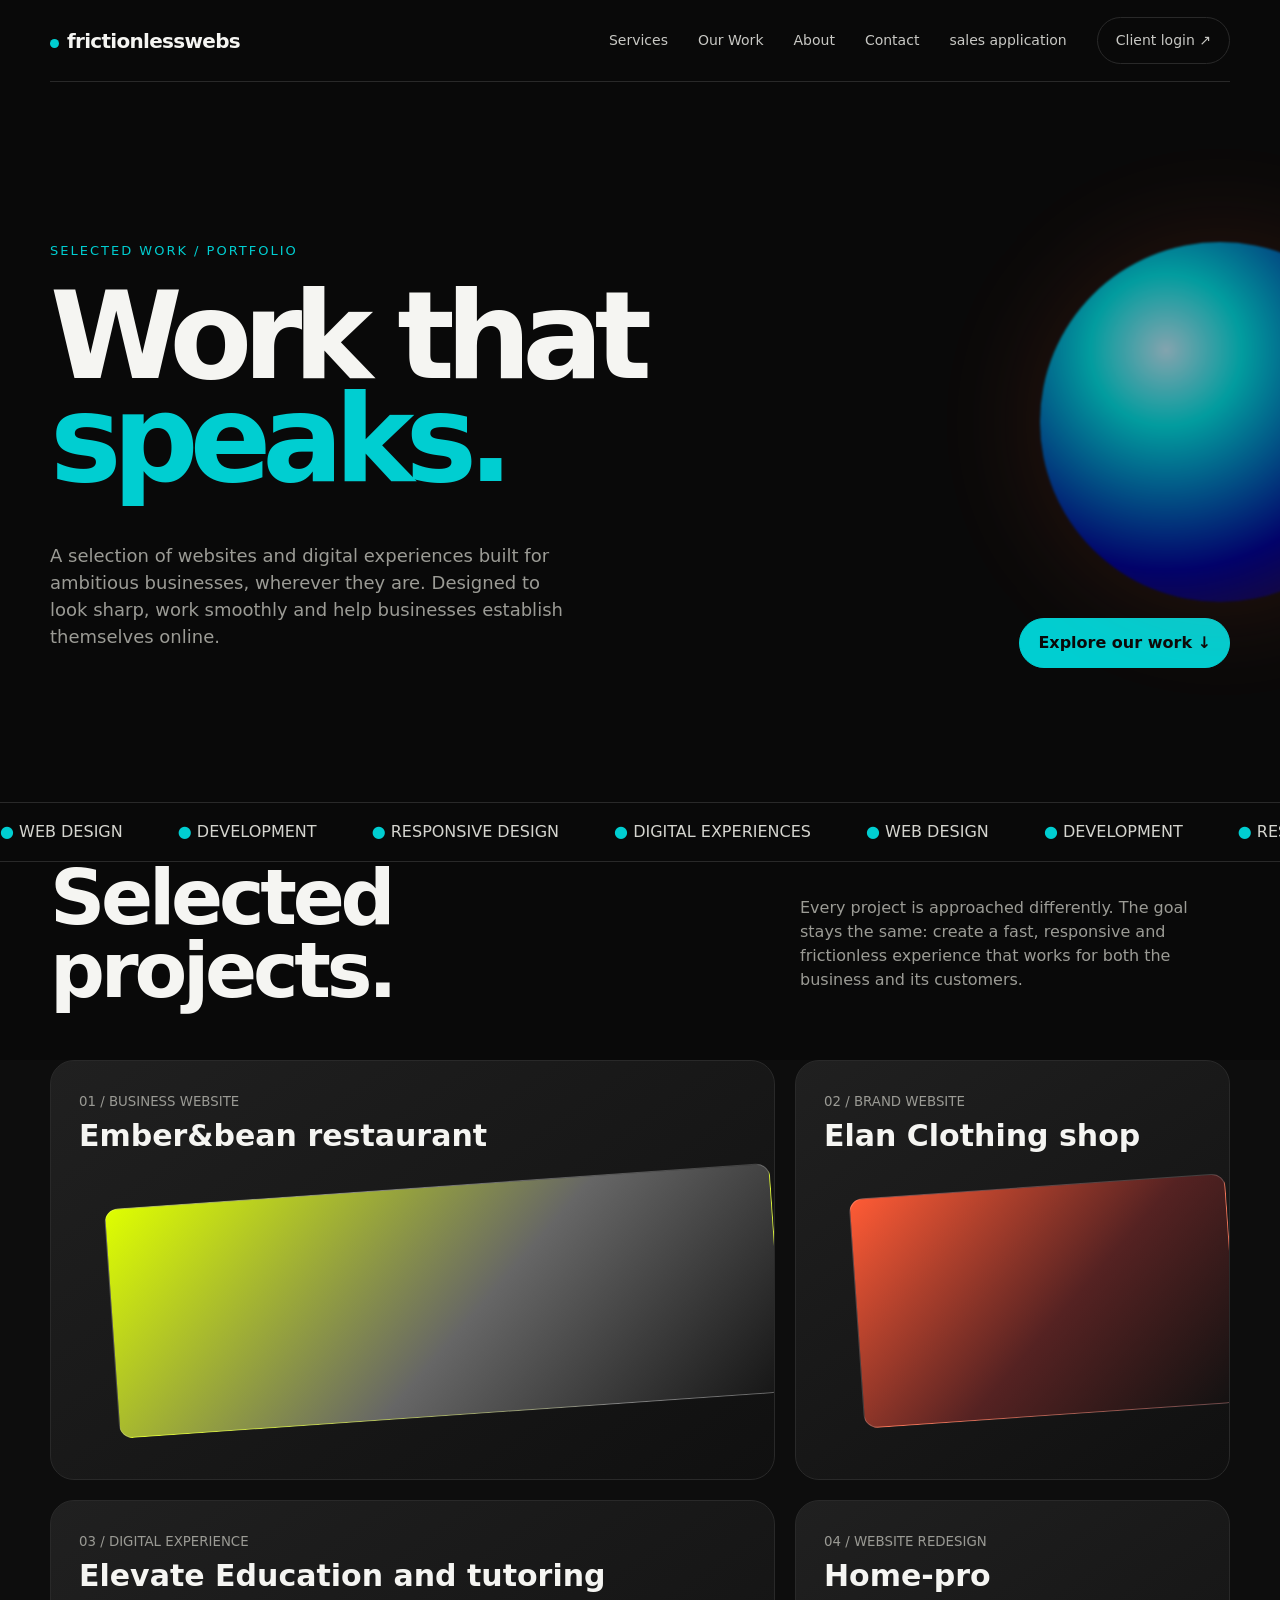
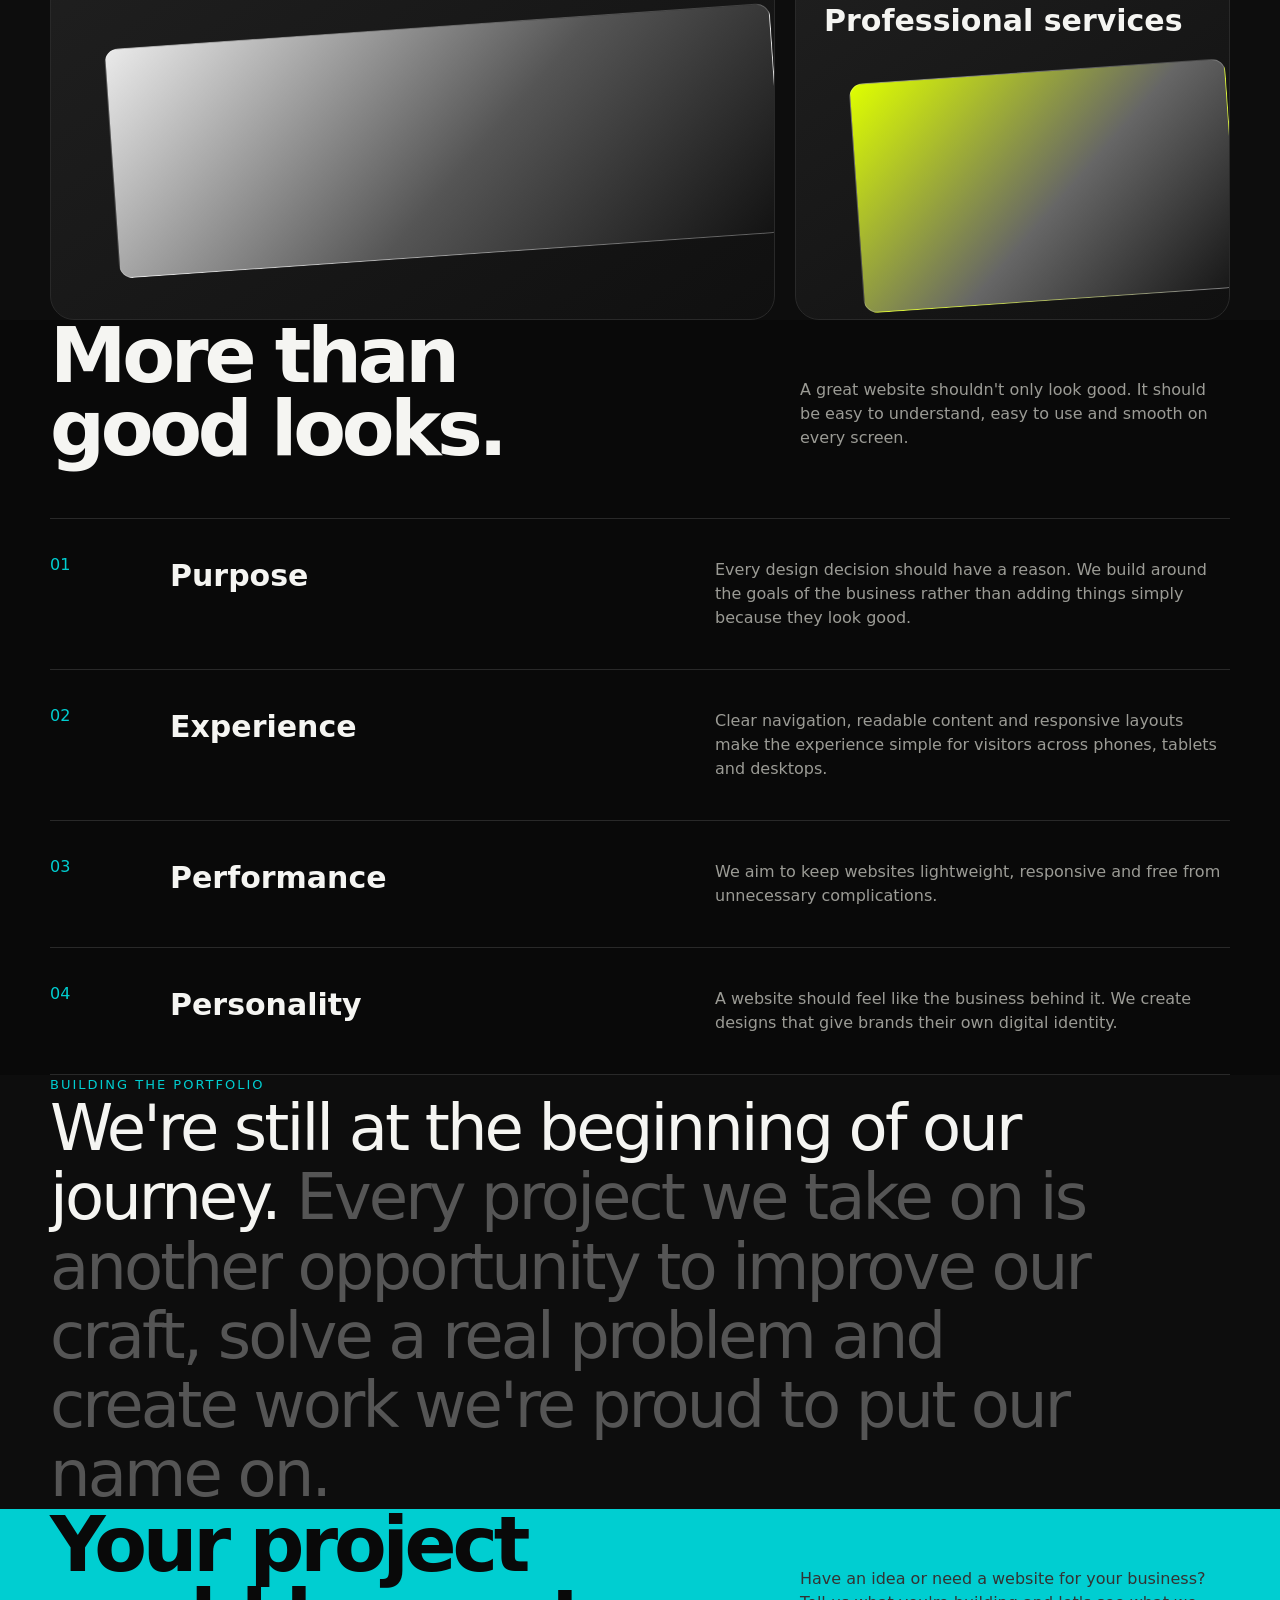
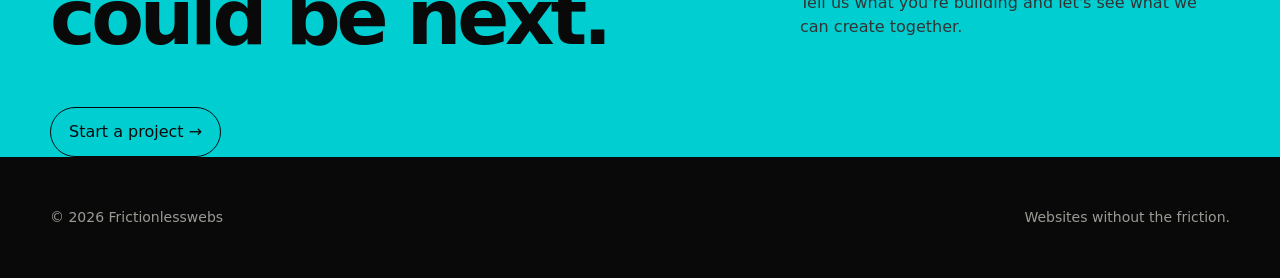
<file: work.html>
<!DOCTYPE html>
<html lang="en">

<head>
    <meta charset="UTF-8">
    <meta name="viewport" content="width=device-width, initial-scale=1.0">

    <title>Website Design Portfolio | Frictionlesswebs</title>
    <meta name="description" content="Explore website design and development projects by Frictionlesswebs, built to help businesses create fast, responsive and memorable online experiences.">
    <meta name="robots" content="index, follow, max-image-preview:large">
    <link rel="canonical" href="https://frictionlesswebs.onrender.com/work.html">
    <meta property="og:type" content="website">
    <meta property="og:site_name" content="Frictionlesswebs">
    <meta property="og:title" content="Website Design Portfolio | Frictionlesswebs">
    <meta property="og:description" content="Explore website design and development projects by Frictionlesswebs, built to help businesses create fast, responsive and memorable online experiences.">
    <meta property="og:url" content="https://frictionlesswebs.onrender.com/work.html">
    <meta name="twitter:card" content="summary">


    <link rel="stylesheet" href="style.css">
</head>

<body>

    <!-- =========================
         NAVIGATION
    ========================== -->
  
<header class="wrap nav">
  <a class="brand" href="index.html">
    <i>
      
    </i>frictionlesswebs</a>
  <button class="menu" aria-label="Menu">☰</button>
  <nav class="links">
    <a href="index.html#services">Services</a>
    <a href="work.html">Our Work</a>
    <a href="about.html">About</a>
    <a href="contact.html">Contact</a>
    <a href="sales-apply.html">sales application</a>
    <a class="pill" href="login.html">Client login ↗</a>
  </nav>
</header>

    <main>

        <!-- =========================
             HERO
        ========================== -->

        <section class="hero">

            <div class="wrap">

                <div class="eyebrow">
                    SELECTED WORK / PORTFOLIO
                </div>

                <h1>
                    Work that
                    <br>
                    <span>speaks.</span>
                </h1>

                <div class="hero-bottom">

                    <p>
                        A selection of websites and digital experiences
                        built for ambitious businesses, wherever they are. Designed to look sharp, work smoothly and help
                        businesses establish themselves online.
                    </p>

                    <a href="#work" class="btn primary">
                        Explore our work ↓
                    </a>

                </div>

            </div>

            <div class="orb"></div>

        </section>


        <!-- =========================
             TICKER
        ========================== -->

        <div class="ticker">

            <div>

                <span>
                    <b>●</b> WEB DESIGN
                </span>

                <span>
                    <b>●</b> DEVELOPMENT
                </span>

                <span>
                    <b>●</b> RESPONSIVE DESIGN
                </span>

                <span>
                    <b>●</b> DIGITAL EXPERIENCES
                </span>

                <span>
                    <b>●</b> WEB DESIGN
                </span>

                <span>
                    <b>●</b> DEVELOPMENT
                </span>

                <span>
                    <b>●</b> RESPONSIVE DESIGN
                </span>

                <span>
                    <b>●</b> DIGITAL EXPERIENCES
                </span>

            </div>

        </div>


        <!-- =========================
             INTRODUCTION
        ========================== -->

        <section>

            <div class="wrap">

                <div class="section-head">

                    <h2>
                        Selected
                        <br>
                        projects.
                    </h2>

                    <p>
                        Every project is approached differently.
                        The goal stays the same: create a fast,
                        responsive and frictionless experience
                        that works for both the business and
                        its customers.
                    </p>

                </div>

            </div>

        </section>


        <!-- =========================
             PORTFOLIO PROJECTS
        ========================== -->

        <section class="projects" id="work">

            <div class="wrap">

                <div class="grid">


                    <!-- PROJECT 01 -->

                    <article class="project">

                      <a href="https://ember.mabalanakedi.workers.dev"><div>

                            <small>
                                01 / BUSINESS WEBSITE
                            </small>

                            <h3>
                                Ember&bean restaurant
                            </h3>

                        </div>


                        <!--
                            Replace this mock element with a real
                            project screenshot later if you want.
                        -->

                        <div class="mock"></div>


                        <div>

                        </div> </a>

                    </article>



                    <!-- PROJECT 02 -->

                    <article class="project">

                      <a href="https://elan.mabalanakedi.workers.dev" > <div>

                            <small>
                                02 / BRAND WEBSITE
                            </small>

                            <h3>
                                Elan Clothing shop
                            </h3>

                        </div>

                        <div class="mock"></div>

                        <div>


                        </div> </a>

                    </article>



                    <!-- PROJECT 03 -->

                    <article class="project">

                      <a href="https://elevate.mabalanakedi.workers.dev"> <div>

                            <small>
                                03 / DIGITAL EXPERIENCE
                            </small>

                            <h3>
                                Elevate Education and tutoring
                            </h3>

                        </div>

                        <div class="mock"></div>

                        <div>

                        </div> </a>

                    </article>



                    <!-- PROJECT 04 -->

                    <article class="project">

                      <a href="https://homepro.mabalanakedi.workers.dev">  <div>

                            <small>
                                04 / WEBSITE REDESIGN
                            </small>

                            <h3>
                                Home-pro Professional services
                            </h3>

                        </div>

                        <div class="mock"></div>

                        <div>

                        </div> </a>

                    </article>

                </div>

            </div>

        </section>


        <!-- =========================
             APPROACH
        ========================== -->

        <section>

            <div class="wrap">

                <div class="section-head">

                    <h2>
                        More than
                        <br>
                        good looks.
                    </h2>

                    <p>
                        A great website shouldn't only look good.
                        It should be easy to understand, easy to use
                        and smooth on every screen.
                    </p>

                </div>


                <div class="services">


                    <!-- 01 -->

                    <div class="service">

                        <div class="num">
                            01
                        </div>

                        <h3>
                            Purpose
                        </h3>

                        <p>
                            Every design decision should have a reason.
                            We build around the goals of the business
                            rather than adding things simply because
                            they look good.
                        </p>

                    </div>


                    <!-- 02 -->

                    <div class="service">

                        <div class="num">
                            02
                        </div>

                        <h3>
                            Experience
                        </h3>

                        <p>
                            Clear navigation, readable content and
                            responsive layouts make the experience
                            simple for visitors across phones,
                            tablets and desktops.
                        </p>

                    </div>


                    <!-- 03 -->

                    <div class="service">

                        <div class="num">
                            03
                        </div>

                        <h3>
                            Performance
                        </h3>

                        <p>
                            We aim to keep websites lightweight,
                            responsive and free from unnecessary
                            complications.
                        </p>

                    </div>


                    <!-- 04 -->

                    <div class="service">

                        <div class="num">
                            04
                        </div>

                        <h3>
                            Personality
                        </h3>

                        <p>
                            A website should feel like the business
                            behind it. We create designs that give
                            brands their own digital identity.
                        </p>

                    </div>

                </div>

            </div>

        </section>


        <!-- =========================
             PORTFOLIO MESSAGE
        ========================== -->

        <section class="projects">

            <div class="wrap">

                <div class="eyebrow">
                    BUILDING THE PORTFOLIO
                </div>

                <p class="about-copy">

                    We're still at the beginning of our journey.

                    <span>
                        Every project we take on is another opportunity
                        to improve our craft, solve a real problem and
                        create work we're proud to put our name on.
                    </span>

                </p>

            </div>

        </section>


        <!-- =========================
             CTA
        ========================== -->

        <section class="cta">

            <div class="wrap">

                <div class="section-head">

                    <h2>
                        Your project
                        <br>
                        could be next.
                    </h2>

                    <p>
                        Have an idea or need a website for your
                        business? Tell us what you're building
                        and let's see what we can create together.
                    </p>

                </div>

                <a href="contact.html" class="btn">
                    Start a project →
                </a>

            </div>

        </section>

    </main>


    <!-- =========================
         FOOTER
    ========================== -->

    <footer class="footer">

        <div class="wrap footer-row">

            <div>
                © 2026 Frictionlesswebs
            </div>

            <div>
                Websites without the friction.
            </div>

        </div>

    </footer>


          <script src="config.js">
      
    </script><script src="app.js">
      
    </script>

</body>

</html>
</file>
<file: style.css>
:root{--bg:#090909;
      --panel:#111;
      --panel2:#171717;
      --panel2:#171717;
      --text:#f5f5f2;
      --muted:#9b9b95;
      --line:#292929;
      --lime:darkturquoise;
      --warm:paleturquoise;
      --max:1180px
     }
*{box-sizing:border-box
 }
html{scroll-behavior:smooth
    }
body{margin:0;
     background:var(--bg);
     color:var(--text);
     font-family:Inter,ui-sans-serif,system-ui,-apple-system,BlinkMacSystemFont,"Segoe UI",sans-serif;
     line-height:1.5
    }
a{color:inherit;
  text-decoration:none
 }
button,input,textarea,select{font:inherit
                          }
.wrap{width:min(var(--max),calc(100% - 40px));
      margin:auto
     }
.nav{height:82px;
     display:flex;
     align-items:center;
     justify-content:space-between;
     border-bottom:1px solid var(--line);position:relative;
     z-index:10
    }
.brand{font-size:20px;
       font-weight:800;
       letter-spacing:-.7px
      }
.brand i{display:inline-block;
         width:9px;
         height:9px;
         border-radius:50%;
         background:var(--lime);
         margin-right:8px
        }
.links{display:flex;
       gap:30px;
       align-items:center;
       font-size:14px
      }
.links a{color:#c8c8c4
        }
.links a:hover{color:#fff
              }
.pill,.btn{border:1px solid var(--line);border-radius:999px;
           padding:12px 18px;
           display:inline-flex;
           align-items:center;
           justify-content:center;
           gap:8px;
           cursor:pointer;
           background:transparent;
           color:#fff
          }
.btn.primary{background:var(--lime);
             color:#090909;
             border-color:var(--lime);
             font-weight:800
            }

.btn.secondary{background:transparent;
             color:#fff;
             border-color:var(--lime);
             font-weight:800
            }

.btn.warm{background:var(--warm);
          border-color:var(--warm);
          font-weight:800
         }
.menu{display:none;
      background:none;
      border:0;
      color:#fff;
      font-size:26px
     }

/* =========================
   FOUNDERS
========================= */

.founders {
    display: grid;
    grid-template-columns: repeat(3, 1fr);
    gap: 20px;
}

.founder {
    background: var(--panel);
    border: 1px solid var(--line);
    border-radius: 22px;
    overflow: hidden;
}

.founder-image {
    width: 100%;
    aspect-ratio: 4 / 5;
    overflow: hidden;
    background: #181818;
}

.founder-image img {
    width: 100%;
    height: 100%;
    display: block;
    object-fit: cover;
    transition: transform .5s ease;
}

.founder:hover .founder-image img {
    transform: scale(1.04);
}

.founder-info {
    display: grid;
    grid-template-columns: 45px 1fr;
    gap: 15px;
    padding: 22px;
}

.founder-number {
    color: var(--lime);
    font-size: 13px;
}

.founder-info h3 {
    margin: 0;
    font-size: 25px;
    letter-spacing: -.03em;
}

.founder-info p {
    margin: 5px 0 0;
    color: var(--muted);
    font-size: 14px;
}


/* =========================
   FOUNDERS MOBILE
========================= */

@media (max-width: 800px) {

    .founders {
        grid-template-columns: 1fr;
        gap: 18px;
    }

    .founder-image {
        aspect-ratio: 16 / 11;
    }

}
/*==============
founders
==============*/

.hero{min-height:720px;
      display:grid;
      align-items:center;
      padding:85px 0 60px;
      position:relative;
      overflow:hidden
     }
.eyebrow{color:var(--lime);
         font-size:13px;
         text-transform:uppercase;
         letter-spacing:2px
        }
.hero h1{font-size:clamp(58px,9.4vw,132px);
         line-height:.86;
         letter-spacing:-.075em;
         margin:24px 0 32px;
         max-width:1050px
        }
.hero h1 span{color:darkturquoise
             }
.hero-bottom{display:flex;
             justify-content:space-between;
             align-items:end;
             gap:30px
            }
.hero p{max-width:520px;
        color:var(--muted);
        font-size:18px
       }
.orb{position:absolute;
     width:360px;
     height:360px;
     border-radius:50%;
     right:-120px;
     top:160px;
     background:radial-gradient(circle at 35% 30%,lightblue 0,darkturquoise 22%,darkblue 64%,#361310 100%);
     filter:blur(1px);
     opacity:.75;
     box-shadow:0 0 120px #ff5b3530
    }
.ticker{border-block:1px solid var(--line);
        overflow:hidden;
        padding:17px 0;
        color:#d5d5cf;
        white-space:nowrap
       }
.ticker div{display:inline-block;
            animation:move 22s linear infinite
           }
.ticker span{margin-right:50px
            }
.ticker b{color:var(--lime)
         }
@keyframes move{to{transform:translateX(-50%)}
               }
.section{padding:110px 0
       }

.section-head{display:flex;
              justify-content:space-between;
              gap:30px;
              align-items:end;
              margin-bottom:52px
             }
.section-head h2{font-size:clamp(42px,6vw,78px);
                 letter-spacing:-.055em;
                 line-height:.95;
                 margin:0
                }
.section-head p{max-width:430px;
                color:var(--muted)
               }
.services{border-top:1px solid var(--line)
         }
.service{display:grid;
         grid-template-columns:90px 1fr 1fr;
         gap:30px;
         padding:34px 0;
         border-bottom:1px solid var(--line);
         align-items:start
        }
.service .num{color:var(--lime)
             }
.service h3{font-size:30px;
            margin:0
           }
.service p{color:var(--muted);
           margin:5px 0
          }
.projects{background:#0d0d0d
         }
.grid{display:grid;
      grid-template-columns:1.25fr .75fr;
      gap:20px
     }
.project{min-height:420px;
         background:linear-gradient(145deg,#202020,#101010);
         border:1px solid var(--line);border-radius:24px;
         padding:28px;
         display:flex;
         flex-direction:column;
         justify-content:space-between;
         overflow:hidden;
         position:relative
        }
.project:nth-child(2),.project:nth-child(3){min-height:340px
                                           }
.project .mock{height:230px;
               border-radius:14px;
               background:linear-gradient(135deg,#dfff00,#666 55%,#151515);
               transform:rotate(-4deg) translate(30px,30px);
               border:1px solid #ffffff30
              }
.project:nth-child(2) .mock{background:linear-gradient(135deg,#ff5b35,#522 55%,#111)
                           }
.project:nth-child(3) .mock{background:linear-gradient(135deg,#eaeaea,#555 55%,#111)
                           }
.project h3{font-size:30px;
            margin:0
           }
.project small{color:var(--muted)
              }
.about-copy{font-size:clamp(34px,5vw,66px);
            line-height:1.08;
            letter-spacing:-.045em;
            max-width:1050px;
            margin:0
           }
.about-copy span{color:#555
                }
.stats{display:grid;
       grid-template-columns:repeat(3,1fr);
       gap:20px;
       margin-top:70px
      }
.stat{border-top:1px solid var(--line);
      padding-top:20px
     }
.stat strong{font-size:48px
            }
.stat div{color:var(--muted)
         }
.cta{background:var(--lime);
     color:#090909
    }
.cta .section-head p{color:#333
                    }
.cta .btn{color:#090909;
          border-color:#090909
         }
.footer{padding:50px 0
       }
.footer-row{display:flex;
            justify-content:space-between;
            gap:25px;
            color:var(--muted);
            font-size:14px
           }
.auth-shell{min-height:100vh;
            display:grid;
            grid-template-columns:1fr 1fr
           }
.auth-art{padding:42px;
          background:radial-gradient(circle at 30% 20%,#dfff0038,transparent 25%),radial-gradient(circle at 70% 70%,#ff5b3540,transparent 30%),#0c0c0c;
          display:flex;
          flex-direction:column;
          justify-content:space-between
         }
.auth-art h1{font-size:clamp(52px,7vw,96px);
             line-height:.9;
             letter-spacing:-.06em;margin:0
            }
.auth-panel{display:grid;
            place-items:center;
            padding:40px
           }
.form-card{width:min(480px,100%)
          }
.form-card h2{font-size:44px;
              letter-spacing:-.04em;
              margin:0 0 8px
             }
.muted{color:var(--muted)
      }
.field{margin:20px 0
      }
.field label{display:block;
             font-size:13px;
             margin-bottom:8px;
             color:#c5c5bf
            }
.field input,.field textarea,.field select{width:100%;background:#111;
                                           border:1px solid var(--line);
                                           border-radius:12px;
                                           padding:14px;color:#fff;
                                           outline:none
                                          }
.field textarea{min-height:130px;
                resize:vertical
               }
.field input:focus,.field textarea:focus,.field select:focus{border-color:var(--lime)
                                                            }
.full{width:100%
     }
.notice{min-height:24px;
        margin-top:14px;
        font-size:14px
       }
.notice.ok{color:var(--lime)
          }
.notice.err{color:#ff7b64
           }
.contact-grid{display:grid;
              grid-template-columns:.8fr 1.2fr;
              gap:70px
             }
.contact-grid h2{font-size:clamp(48px,7vw,92px);
                 line-height:.9;
                 letter-spacing:-.06em;
                 margin-top:0
                }
.dashboard{padding:60px 0
          }
.cards{display:grid;
       grid-template-columns:repeat(3,1fr);
       gap:18px
      }
.card{background:var(--panel);
      border:1px solid var(--line);
      border-radius:18px;
      padding:24px
     }
.message{border-bottom:1px solid var(--line);
         padding:22px 0
        }
.message:last-child{border:0
                   }
.message p{white-space:pre-wrap;
           color:#d4d4cf
          }
.message small{color:var(--muted)
              }
@media(max-width:800px){
  .wrap{width:min(100% - 28px,var(--max))
       }
  .menu{display:block
       }
  .links{display:none;
         position:absolute;
         top:82px;
         left:0;
         right:0;
         background:#0b0b0b;
         border-bottom:1px solid var(--line);
         padding:22px;
         flex-direction:column;
         align-items:flex-start
        }
  .links.open{display:flex
             }
  .hero{min-height:620px;
        padding-top:60px
       }
  .hero-bottom,.section-head,.footer-row{align-items:flex-start;
                                         flex-direction:column
                                        }
  .orb{width:250px;
       height:250px;
       right:-140px
      }
  .service{grid-template-columns:50px 1fr
          }
  .service p{grid-column:2
            }
  .grid,.stats,.cards,.contact-grid{grid-template-columns:1fr
                                   }
  .auth-shell{grid-template-columns:1fr
             }
  .auth-art{min-height:280px
           }
  .auth-art h1{font-size:52px
              }
  .auth-panel{padding:50px 22px
             }
  section{padding:80px 0
         }
}

/* ==================================================
   FRICTIONLESSWEBS CLIENT PORTAL
================================================== */

.portal-body {
  background:
    radial-gradient(
      circle at 80% 0%,
      rgba(223, 255, 0, 0.055),
      transparent 28rem
    ),
    #090909;

  min-height: 100vh;
}


/* TOP BAR */

.portal-topbar {
  height: 76px;

  display: flex;
  align-items: center;
  justify-content: space-between;

  padding: 0 28px;

  border-bottom: 1px solid var(--line);
  background: rgba(9, 9, 9, 0.94);

  position: sticky;
  top: 0;

  z-index: 100;
}


.portal-top-actions {
  display: flex;
  align-items: center;
  gap: 18px;
}


.notification-button {
  position: relative;

  width: 42px;
  height: 42px;

  border-radius: 50%;

  border: 1px solid var(--line);

  background: var(--panel);
  color: var(--text);

  cursor: pointer;
}


.notification-dot {
  position: absolute;

  width: 7px;
  height: 7px;

  border-radius: 50%;

  background: var(--lime);

  right: 7px;
  top: 6px;
}


.top-profile {
  display: flex;
  align-items: center;
  gap: 10px;
}


.avatar,
.sidebar-avatar,
.large-profile-avatar {
  display: grid;
  place-items: center;

  background: var(--lime);
  color: #090909;

  font-weight: 800;
}


.avatar {
  width: 38px;
  height: 38px;

  border-radius: 50%;
}


.top-profile-text {
  display: flex;
  flex-direction: column;
}


.top-profile-text small {
  color: var(--muted);
  font-size: 11px;
}


.top-profile-text strong {
  font-size: 13px;
}


.admin-link {
  color: var(--lime);
  text-decoration: none;
  font-size: 13px;
}


/* PORTAL LAYOUT */

.portal-layout {
  display: grid;

  grid-template-columns: 245px minmax(0, 1fr);

  min-height: calc(100vh - 76px);
}


/* SIDEBAR */

.portal-sidebar {
  border-right: 1px solid var(--line);

  background: #0c0c0c;

  padding: 25px 16px;

  display: flex;
  flex-direction: column;

  position: sticky;

  top: 76px;

  height: calc(100vh - 76px);
}


.sidebar-profile {
  display: flex;
  align-items: center;
  gap: 12px;

  padding: 10px 8px 25px;

  border-bottom: 1px solid var(--line);

  margin-bottom: 20px;
}


.sidebar-avatar {
  width: 42px;
  height: 42px;

  border-radius: 12px;
}


.sidebar-profile small {
  color: var(--muted);

  font-size: 9px;

  letter-spacing: 1.5px;
}


.sidebar-profile h3 {
  margin: 4px 0 0;

  font-size: 14px;
}


.portal-nav {
  display: flex;
  flex-direction: column;

  gap: 5px;
}


.portal-nav-link {
  width: 100%;

  border: 0;

  background: transparent;

  color: var(--muted);

  display: flex;
  align-items: center;

  gap: 12px;

  padding: 13px 14px;

  border-radius: 10px;

  text-decoration: none;

  cursor: pointer;

  font: inherit;
  font-size: 13px;

  text-align: left;

  transition: 0.2s;
}


.portal-nav-link:hover {
  background: #161616;
  color: var(--text);
}


.portal-nav-link.active {
  background: rgba(223, 255, 0, 0.08);

  color: var(--lime);
}


.portal-nav-link span:first-child {
  width: 20px;

  font-size: 16px;
}


.nav-badge {
  margin-left: auto;

  background: #222;

  color: var(--text);

  padding: 3px 7px;

  border-radius: 20px;

  font-size: 10px;
}


.sidebar-bottom {
  margin-top: auto;

  padding-top: 20px;

  border-top: 1px solid var(--line);
}


/* MAIN AREA */

.portal-main {
  padding: 55px;

  width: 100%;

  max-width: 1450px;
}


.portal-section {
  display: none;

  animation: portalFade 0.3s ease;
}


.portal-section.active {
  display: block;
}


@keyframes portalFade {

  from {
    opacity: 0;
    transform: translateY(5px);
  }

  to {
    opacity: 1;
    transform: translateY(0);
  }

}


/* WELCOME */

.dashboard-welcome {
  display: flex;

  align-items: flex-end;
  justify-content: space-between;

  gap: 30px;

  margin-bottom: 40px;
}


.dashboard-welcome h1 {
  font-size: clamp(38px, 5vw, 66px);

  letter-spacing: -3px;

  margin: 10px 0;
}


.dashboard-welcome p {
  max-width: 620px;

  line-height: 1.7;
}


.account-status,
.profile-status {
  display: flex;
  align-items: center;

  gap: 8px;

  border: 1px solid var(--line);

  padding: 9px 14px;

  border-radius: 30px;

  color: var(--muted);

  font-size: 12px;

  white-space: nowrap;
}


.account-status span,
.profile-status span {
  width: 7px;
  height: 7px;

  border-radius: 50%;

  background: var(--lime);

  box-shadow: 0 0 12px var(--lime);
}


/* STATS */

.dashboard-stat-grid {
  display: grid;

  grid-template-columns: repeat(3, 1fr);

  gap: 15px;

  margin-bottom: 15px;
}


.dashboard-stat {
  border: 1px solid var(--line);

  background: linear-gradient(
    145deg,
    #111,
    #0d0d0d
  );

  padding: 23px;

  border-radius: 15px;

  display: flex;

  gap: 17px;

  min-height: 135px;
}


.stat-icon {
  width: 42px;
  height: 42px;

  flex-shrink: 0;

  display: grid;
  place-items: center;

  border-radius: 10px;

  background: rgba(223, 255, 0, 0.08);

  color: var(--lime);
}


.dashboard-stat small,
.section-label {
  color: var(--muted);

  letter-spacing: 1.5px;

  font-size: 9px;
}


.dashboard-stat h2 {
  margin: 8px 0 5px;

  font-size: 25px;
}


.dashboard-stat p {
  color: var(--muted);

  margin: 0;

  font-size: 11px;
}


/* CARDS */

.dashboard-content-grid {
  display: grid;

  grid-template-columns: 1.5fr 0.8fr;

  gap: 15px;

  margin-bottom: 15px;
}


.workspace-card {
  border: 1px solid var(--line);

  background: var(--panel);

  border-radius: 15px;

  padding: 27px;
}


.workspace-card-header {
  display: flex;

  justify-content: space-between;

  align-items: flex-start;

  gap: 20px;
}


.workspace-card h2 {
  margin: 8px 0 10px;

  font-size: 20px;
}


.project-status {
  padding: 7px 11px;

  border-radius: 20px;

  background: #1b1b1b;

  color: var(--muted);

  font-size: 10px;
}


/* PROGRESS */

.project-progress {
  margin: 30px 0;
}


.progress-information {
  display: flex;

  justify-content: space-between;

  margin-bottom: 10px;

  font-size: 12px;
}


.progress-track {
  height: 7px;

  border-radius: 20px;

  background: #252525;

  overflow: hidden;
}


.progress-bar {
  height: 100%;

  background: var(--lime);

  border-radius: inherit;
}


.project-details {
  display: grid;

  grid-template-columns: repeat(3, 1fr);

  gap: 15px;

  margin-bottom: 25px;
}


.project-details div {
  border-top: 1px solid var(--line);

  padding-top: 15px;

  display: flex;
  flex-direction: column;

  gap: 7px;
}


.project-details small {
  color: var(--muted);

  font-size: 8px;

  letter-spacing: 1px;
}


.project-details strong {
  font-size: 12px;
}


.dashboard-action-button,
.dashboard-primary-button {
  border: 0;

  background: var(--lime);

  color: #090909;

  font-weight: 700;

  border-radius: 9px;

  padding: 13px 17px;

  cursor: pointer;

  text-decoration: none;

  display: inline-flex;

  align-items: center;

  justify-content: space-between;

  gap: 30px;
}


/* QUICK ACTIONS */

.quick-actions {
  margin-top: 18px;

  display: flex;
  flex-direction: column;
}


.quick-actions button {
  display: flex;

  align-items: center;

  gap: 12px;

  width: 100%;

  padding: 15px 5px;

  background: transparent;

  border: 0;

  border-bottom: 1px solid var(--line);

  color: var(--text);

  cursor: pointer;

  text-align: left;
}


.quick-actions button > span {
  width: 35px;
  height: 35px;

  display: grid;
  place-items: center;

  border-radius: 8px;

  background: #1b1b1b;

  color: var(--lime);
}


.quick-actions div {
  display: flex;
  flex-direction: column;

  gap: 3px;

  flex: 1;
}


.quick-actions small {
  color: var(--muted);

  font-size: 10px;
}


/* ACTIVITY */

.activity-preview {
  margin-bottom: 20px;
}


.text-button {
  background: transparent;

  border: 0;

  color: var(--lime);

  cursor: pointer;
}


.activity-list {
  margin-top: 20px;
}


.activity-item {
  display: grid;

  grid-template-columns: 12px 1fr auto;

  gap: 15px;

  align-items: flex-start;

  padding: 16px 0;

  border-bottom: 1px solid var(--line);
}


.activity-dot {
  width: 8px;
  height: 8px;

  border-radius: 50%;

  background: var(--lime);

  margin-top: 5px;
}


.activity-item strong {
  font-size: 13px;
}


.activity-item p {
  color: var(--muted);

  margin: 5px 0 0;

  font-size: 11px;
}


.activity-item > small {
  color: var(--muted);

  font-size: 10px;
}


/* INNER PAGES */

.section-heading {
  margin-bottom: 35px;
}


.section-heading h1 {
  font-size: clamp(36px, 5vw, 60px);

  margin: 8px 0;

  letter-spacing: -2px;
}


.section-heading p {
  max-width: 600px;
}


.empty-workspace {
  min-height: 420px;

  border: 1px dashed #303030;

  border-radius: 15px;

  display: flex;
  flex-direction: column;

  justify-content: center;
  align-items: center;

  text-align: center;

  padding: 40px;

  background: #0d0d0d;
}


.empty-icon {
  width: 60px;
  height: 60px;

  display: grid;
  place-items: center;

  border-radius: 15px;

  background: rgba(223, 255, 0, 0.08);

  color: var(--lime);

  font-size: 25px;

  margin-bottom: 20px;
}


.empty-workspace h2 {
  margin: 0 0 10px;
}


.empty-workspace p {
  max-width: 450px;

  color: var(--muted);

  line-height: 1.7;

  margin-bottom: 25px;
}


/* MESSAGES */

.message-workspace {
  border: 1px solid var(--line);

  border-radius: 15px;

  overflow: hidden;

  background: var(--panel);
}


.message-history {
  min-height: 420px;

  padding: 30px;

  display: grid;

  place-items: center;
}


.empty-messages {
  text-align: center;

  color: var(--muted);
}


.empty-messages > span {
  font-size: 30px;
}


.empty-messages h2 {
  color: var(--text);
}


.portal-message-form {
  border-top: 1px solid var(--line);

  padding: 20px;

  display: flex;

  gap: 12px;

  align-items: flex-end;
}


.portal-message-form textarea {
  flex: 1;

  resize: none;

  background: #0b0b0b;

  border: 1px solid var(--line);

  color: var(--text);

  border-radius: 10px;

  padding: 15px;

  font: inherit;

  outline: none;
}


.portal-message-form textarea:focus {
  border-color: var(--lime);
}


.portal-message-form button {
  background: var(--lime);

  color: #090909;

  border: 0;

  padding: 14px 20px;

  border-radius: 9px;

  font-weight: 700;

  cursor: pointer;
}


/* PROFILE */

.profile-card {
  display: flex;

  align-items: center;

  gap: 20px;
}


.large-profile-avatar {
  width: 70px;
  height: 70px;

  border-radius: 18px;

  font-size: 25px;
}


.profile-information {
  flex: 1;
}


.profile-information small {
  color: var(--muted);

  letter-spacing: 1.5px;

  font-size: 9px;
}


.profile-information h2 {
  margin: 5px 0;
}


/* MOBILE MENU */

.portal-menu-button {
  display: none;
}


/* ==================================================
   TABLET
================================================== */

@media (max-width: 950px) {

  .portal-layout {
    grid-template-columns: 200px 1fr;
  }

  .portal-main {
    padding: 35px 25px;
  }

  .dashboard-stat-grid {
    grid-template-columns: 1fr 1fr;
  }

  .dashboard-content-grid {
    grid-template-columns: 1fr;
  }

}


/* ==================================================
   MOBILE
================================================== */

@media (max-width: 720px) {

  .portal-topbar {
    height: 68px;

    padding: 0 18px;
  }

  .top-profile,
  .notification-button,
  .admin-link {
    display: none;
  }

  .portal-layout {
    display: block;
  }

  .portal-menu-button {
    display: grid;
    place-items: center;

    position: fixed;

    right: 18px;
    bottom: 18px;

    width: 52px;
    height: 52px;

    z-index: 150;

    border-radius: 50%;

    border: 0;

    background: var(--lime);

    color: #090909;

    font-size: 20px;

    box-shadow: 0 10px 40px #000;

    cursor: pointer;
  }

  .portal-sidebar {
    position: fixed;

    top: 68px;
    bottom: 0;

    left: -290px;

    width: 260px;

    height: calc(100vh - 68px);

    z-index: 120;

    transition: left 0.3s ease;

    box-shadow: 20px 0 50px rgba(0,0,0,.4);
  }

  .portal-sidebar.open {
    left: 0;
  }

  .portal-main {
    padding: 35px 18px 90px;
  }

  .dashboard-welcome {
    align-items: flex-start;
    flex-direction: column;
  }

  .dashboard-welcome h1 {
    letter-spacing: -2px;
  }

  .dashboard-stat-grid {
    grid-template-columns: 1fr;
  }

  .dashboard-stat {
    min-height: auto;
  }

  .dashboard-content-grid {
    grid-template-columns: 1fr;
  }

  .project-details {
    grid-template-columns: 1fr;
  }

  .workspace-card {
    padding: 20px;
  }

  .workspace-card-header {
    flex-direction: column;
  }

  .activity-item {
    grid-template-columns: 10px 1fr;
  }

  .activity-item > small {
    grid-column: 2;
  }

  .portal-message-form {
    flex-direction: column;
    align-items: stretch;
  }

  .profile-card {
    align-items: flex-start;
    flex-direction: column;
  }

  .profile-status {
    margin-top: 10px;
  }

}


/* EXTRA SMALL PHONES */

@media (max-width: 400px) {

  .portal-topbar .brand {
    font-size: 14px;
  }

  .portal-main {
    padding-left: 14px;
    padding-right: 14px;
  }

  .dashboard-welcome h1 {
    font-size: 38px;
  }

  .section-heading h1 {
    font-size: 36px;
  }

      }

/* ==========================================================
   FRICTIONLESSWEBS — ADMIN DASHBOARD
========================================================== */

.admin-body {
  min-height: 100vh;
  background:
    radial-gradient(
      circle at 100% 0%,
      rgba(0, 206, 209, 0.06),
      transparent 32rem
    ),
    var(--bg);
  overflow-x: hidden;
}

/* =========================
   SIDEBAR
========================= */

.admin-sidebar {
  position: fixed;
  top: 0;
  bottom: 0;
  left: 0;

  width: 255px;

  display: flex;
  flex-direction: column;

  padding: 24px 16px;

  background: #0c0c0c;
  border-right: 1px solid var(--line);

  z-index: 300;
}

.admin-sidebar-top {
  display: flex;
  align-items: center;
  justify-content: space-between;

  padding: 0 8px 24px;

  border-bottom: 1px solid var(--line);
}

.admin-brand {
  display: flex;
  align-items: center;

  gap: 11px;
}

.admin-brand-mark {
  width: 10px;
  height: 10px;

  flex-shrink: 0;

  border-radius: 50%;

  background: var(--lime);

  box-shadow:
    0 0 18px rgba(0, 206, 209, 0.35);
}

.admin-brand > span:last-child {
  display: flex;
  flex-direction: column;
}

.admin-brand strong {
  font-size: 15px;

  letter-spacing: -0.3px;
}

.admin-brand small {
  color: var(--muted);

  margin-top: 2px;

  font-size: 9px;

  letter-spacing: 1.3px;

  text-transform: uppercase;
}

.admin-sidebar-close {
  display: none;

  border: 0;

  background: transparent;

  color: var(--text);

  font-size: 28px;

  cursor: pointer;
}

/* =========================
   SIDEBAR NAVIGATION
========================= */

.admin-nav {
  display: flex;
  flex-direction: column;

  gap: 5px;

  margin-top: 25px;
}

.admin-nav-item {
  width: 100%;

  display: flex;
  align-items: center;

  gap: 12px;

  padding: 13px 14px;

  border: 0;
  border-radius: 10px;

  background: transparent;

  color: var(--muted);

  text-align: left;

  font-size: 13px;

  cursor: pointer;

  transition:
    background .2s ease,
    color .2s ease;
}

.admin-nav-item > span:first-child {
  width: 19px;

  color: #777;

  font-size: 15px;
}

.admin-nav-item:hover {
  background: #151515;

  color: var(--text);
}

.admin-nav-item.active {
  background:
    rgba(0, 206, 209, 0.08);

  color: var(--lime);
}

.admin-nav-item.active > span:first-child {
  color: var(--lime);
}

.admin-nav-count {
  min-width: 21px;

  margin-left: auto;

  padding: 2px 6px;

  border-radius: 20px;

  background: #222;

  color: var(--text);

  text-align: center;

  font-size: 9px;
}

.admin-sidebar-bottom {
  display: flex;
  flex-direction: column;

  gap: 8px;

  margin-top: auto;

  padding-top: 20px;

  border-top: 1px solid var(--line);
}

.admin-back-link,
.admin-logout {
  width: 100%;

  padding: 12px 13px;

  border: 0;
  border-radius: 9px;

  background: transparent;

  color: var(--muted);

  text-align: left;

  font-size: 12px;

  cursor: pointer;
}

.admin-back-link:hover,
.admin-logout:hover {
  background: #151515;

  color: var(--text);
}

.admin-logout {
  color: #ff8c7b;
}

/* =========================
   MAIN SHELL
========================= */

.admin-shell {
  min-height: 100vh;

  margin-left: 255px;
}

/* =========================
   HEADER
========================= */

.admin-header {
  height: 76px;

  display: flex;
  align-items: center;
  justify-content: space-between;

  padding: 0 34px;

  position: sticky;
  top: 0;

  z-index: 200;

  border-bottom: 1px solid var(--line);

  background:
    rgba(9, 9, 9, 0.93);

  backdrop-filter: blur(15px);
}

.admin-header-left {
  display: flex;
  align-items: center;

  gap: 15px;
}

.admin-header-left > div {
  display: flex;
  flex-direction: column;
}

.admin-header-left strong {
  font-size: 13px;
}

.admin-header-label {
  color: var(--muted);

  font-size: 8px;

  letter-spacing: 1.5px;
}

.admin-mobile-menu {
  display: none;

  width: 40px;
  height: 40px;

  place-items: center;

  border: 1px solid var(--line);
  border-radius: 9px;

  background: var(--panel);

  color: var(--text);

  cursor: pointer;
}

.admin-profile {
  display: flex;
  align-items: center;

  gap: 10px;
}

.admin-avatar {
  width: 38px;
  height: 38px;

  display: grid;
  place-items: center;

  border-radius: 10px;

  background: var(--lime);

  color: #071111;

  font-weight: 800;
}

.admin-profile > div:last-child {
  display: flex;
  flex-direction: column;
}

.admin-profile strong {
  font-size: 12px;
}

.admin-profile small {
  color: var(--muted);

  font-size: 9px;
}

/* =========================
   MAIN CONTENT
========================= */

.admin-main {
  width: 100%;
  max-width: 1500px;

  padding: 52px 45px 80px;
}

.admin-page {
  display: none;

  animation:
    adminFade .25s ease;
}

.admin-page.active {
  display: block;
}

@keyframes adminFade {

  from {
    opacity: 0;
    transform: translateY(5px);
  }

  to {
    opacity: 1;
    transform: translateY(0);
  }
}

/* =========================
   PAGE HEADINGS
========================= */

.admin-page-heading {
  display: flex;
  align-items: flex-end;
  justify-content: space-between;

  gap: 30px;

  margin-bottom: 35px;
}

.admin-page-heading h1 {
  margin: 9px 0 8px;

  font-size:
    clamp(38px, 5vw, 64px);

  line-height: .98;

  letter-spacing: -3px;
}

.admin-page-heading p {
  max-width: 620px;

  margin: 0;

  color: var(--muted);

  font-size: 14px;

  line-height: 1.7;
}

/* =========================
   BUTTONS
========================= */

.admin-primary-btn,
.admin-secondary-btn,
.admin-danger-btn,
.admin-small-btn {
  display: inline-flex;
  align-items: center;
  justify-content: center;

  border-radius: 9px;

  cursor: pointer;

  transition:
    transform .15s ease,
    border-color .15s ease,
    background .15s ease;
}

.admin-primary-btn {
  padding: 12px 17px;

  border: 1px solid var(--lime);

  background: var(--lime);

  color: #071111;

  font-weight: 750;

  font-size: 12px;
}

.admin-primary-btn:hover {
  transform: translateY(-1px);
}

.admin-secondary-btn {
  padding: 10px 14px;

  border: 1px solid var(--line);

  background: #151515;

  color: var(--text);

  font-size: 11px;
}

.admin-secondary-btn:hover {
  border-color: #555;
}

.admin-danger-btn {
  padding: 10px 14px;

  border: 1px solid #492823;

  background: rgba(255, 91, 53, .06);

  color: #ff8b76;

  font-size: 11px;
}

.admin-small-btn {
  padding: 8px 11px;

  border: 1px solid var(--line);

  background: #151515;

  color: var(--text);

  font-size: 10px;
}

.admin-text-btn {
  padding: 5px;

  border: 0;

  background: transparent;

  color: var(--lime);

  font-size: 11px;

  cursor: pointer;
}

/* =========================
   STAT CARDS
========================= */

.admin-stats {
  display: grid;

  grid-template-columns:
    repeat(4, minmax(0, 1fr));

  gap: 14px;

  margin-bottom: 14px;
}

.admin-stat-card {
  min-height: 160px;

  display: flex;
  flex-direction: column;
  justify-content: space-between;

  padding: 22px;

  border: 1px solid var(--line);
  border-radius: 15px;

  background:
    linear-gradient(
      145deg,
      #121212,
      #0d0d0d
    );
}

.admin-stat-top {
  display: flex;
  align-items: center;
  justify-content: space-between;

  gap: 15px;

  color: var(--muted);

  font-size: 8px;

  letter-spacing: 1.3px;
}

.admin-stat-icon {
  width: 31px;
  height: 31px;

  display: grid;
  place-items: center;

  border-radius: 8px;

  background:
    rgba(0, 206, 209, .07);

  color: var(--lime);

  font-size: 13px;
}

.admin-stat-card > strong {
  margin-top: 15px;

  font-size: 35px;

  line-height: 1;
}

.admin-stat-card > small {
  color: var(--muted);

  font-size: 10px;
}

/* =========================
   PANELS
========================= */

.admin-panel {
  border: 1px solid var(--line);
  border-radius: 15px;

  background: var(--panel);

  overflow: hidden;
}

.admin-panel-heading {
  display: flex;
  align-items: center;
  justify-content: space-between;

  gap: 20px;

  padding: 22px 24px;

  border-bottom: 1px solid var(--line);
}

.admin-panel-label {
  color: var(--muted);

  font-size: 8px;

  letter-spacing: 1.5px;
}

.admin-panel-heading h2 {
  margin: 5px 0 0;

  font-size: 17px;
}

.admin-overview-grid {
  display: grid;

  grid-template-columns:
    minmax(0, 1fr)
    minmax(0, 1fr);

  gap: 14px;
}

/* =========================
   MINI ENQUIRY ROWS
========================= */

.admin-mini-row {
  display: grid;

  grid-template-columns:
    40px minmax(0, 1fr) auto;

  align-items: center;

  gap: 12px;

  padding: 17px 23px;

  border-bottom: 1px solid var(--line);
}

.admin-mini-row:last-child {
  border-bottom: 0;
}

.admin-mini-avatar,
.admin-client-avatar {
  display: grid;
  place-items: center;

  flex-shrink: 0;

  background:
    rgba(0, 206, 209, .08);

  color: var(--lime);

  font-weight: 800;
}

.admin-mini-avatar {
  width: 38px;
  height: 38px;

  border-radius: 10px;
}

.admin-mini-content {
  min-width: 0;

  display: flex;
  flex-direction: column;
}

.admin-mini-content strong {
  overflow: hidden;

  font-size: 12px;

  text-overflow: ellipsis;
  white-space: nowrap;
}

.admin-mini-content span {
  overflow: hidden;

  color: var(--muted);

  font-size: 10px;

  text-overflow: ellipsis;
  white-space: nowrap;
}

.admin-mini-meta {
  display: flex;
  align-items: flex-end;
  flex-direction: column;

  gap: 5px;
}

.admin-mini-meta small {
  color: var(--muted);

  font-size: 8px;
}

/* =========================
   STATUS BADGES
========================= */

.admin-status {
  display: inline-flex;

  width: fit-content;

  padding: 5px 8px;

  border: 1px solid var(--line);
  border-radius: 30px;

  background: #181818;

  color: var(--muted);

  font-size: 8px;

  text-transform: uppercase;

  letter-spacing: .6px;
}

.status-new,
.status-active {
  border-color:
    rgba(0, 206, 209, .2);

  background:
    rgba(0, 206, 209, .06);

  color: var(--lime);
}

.status-completed {
  border-color:
    rgba(79, 213, 133, .2);

  color: #6ee7a0;
}

.status-contacted,
.status-review {
  border-color:
    rgba(255, 200, 70, .2);

  color: #ffd36e;
}

.status-closed,
.status-cancelled {
  color: #888;
}

.status-paused {
  color: #ff9c7e;
}

/* =========================
   OVERVIEW PROJECTS
========================= */

.admin-project-mini {
  padding: 19px 23px;

  border-bottom: 1px solid var(--line);
}

.admin-project-mini:last-child {
  border-bottom: 0;
}

.admin-project-mini-top {
  display: flex;
  justify-content: space-between;

  gap: 15px;

  margin-bottom: 13px;
}

.admin-project-mini-top > div {
  display: flex;
  flex-direction: column;
}

.admin-project-mini-top strong {
  font-size: 12px;
}

.admin-project-mini-top span {
  color: var(--muted);

  font-size: 9px;
}

.admin-project-mini-bottom {
  display: flex;
  justify-content: space-between;

  margin-top: 9px;

  color: var(--muted);

  font-size: 9px;
}

/* =========================
   PROGRESS
========================= */

.admin-progress {
  width: 100%;
  height: 6px;

  overflow: hidden;

  border-radius: 20px;

  background: #292929;
}

.admin-progress span {
  display: block;

  height: 100%;

  border-radius: inherit;

  background:
    linear-gradient(
      90deg,
      var(--lime),
      paleturquoise
    );
}

/* =========================
   TOOLBAR
========================= */

.admin-toolbar {
  min-height: 70px;

  display: flex;
  align-items: center;
  justify-content: space-between;

  gap: 20px;

  padding: 14px 20px;

  border-bottom: 1px solid var(--line);
}

.admin-search {
  width: min(350px, 100%);
}

.admin-search input {
  width: 100%;

  padding: 11px 13px;

  border: 1px solid var(--line);
  border-radius: 9px;

  outline: none;

  background: #0d0d0d;

  color: var(--text);
}

.admin-search input:focus {
  border-color: var(--lime);
}

.admin-result-count {
  color: var(--muted);

  font-size: 10px;
}

/* =========================
   FILTERS
========================= */

.admin-filter-group {
  display: flex;
  flex-wrap: wrap;

  gap: 6px;
}

.admin-filter {
  padding: 8px 12px;

  border: 1px solid var(--line);
  border-radius: 30px;

  background: transparent;

  color: var(--muted);

  font-size: 10px;

  cursor: pointer;
}

.admin-filter.active {
  border-color:
    rgba(0, 206, 209, .3);

  background:
    rgba(0, 206, 209, .08);

  color: var(--lime);
}

/* =========================
   CLIENT TABLE
========================= */

.admin-table-wrap {
  width: 100%;

  overflow-x: auto;
}

.admin-table {
  width: 100%;

  border-collapse: collapse;

  min-width: 650px;
}

.admin-table th {
  padding: 14px 20px;

  border-bottom: 1px solid var(--line);

  color: var(--muted);

  text-align: left;

  font-size: 8px;

  letter-spacing: 1px;

  font-weight: 500;
}

.admin-table td {
  padding: 17px 20px;

  border-bottom: 1px solid var(--line);

  color: #d4d4cf;

  font-size: 11px;
}

.admin-table tbody tr:last-child td {
  border-bottom: 0;
}

.admin-table tbody tr:hover {
  background: #131313;
}

.admin-client-cell {
  display: flex;
  align-items: center;

  gap: 12px;
}

.admin-client-avatar {
  width: 37px;
  height: 37px;

  border-radius: 10px;
}

.admin-client-cell > div:last-child {
  min-width: 0;

  display: flex;
  flex-direction: column;
}

.admin-client-cell strong {
  color: var(--text);

  font-size: 11px;
}

.admin-client-cell span,
.admin-client-cell a {
  color: var(--muted);

  font-size: 9px;
}

/* =========================
   ENQUIRIES
========================= */

.admin-enquiry {
  padding: 24px;

  border-bottom: 1px solid var(--line);
}

.admin-enquiry:last-child {
  border-bottom: 0;
}

.admin-enquiry-top {
  display: flex;
  align-items: flex-start;
  justify-content: space-between;

  gap: 20px;
}

.admin-enquiry-details {
  display: flex;
  flex-wrap: wrap;

  gap: 30px;

  margin: 22px 0;
}

.admin-enquiry-details span {
  display: flex;
  flex-direction: column;

  gap: 4px;

  color: #d2d2ce;

  font-size: 10px;
}

.admin-enquiry-details small {
  color: var(--muted);

  font-size: 7px;

  letter-spacing: 1px;
}

.admin-enquiry-message {
  max-width: 850px;

  margin: 0 0 22px;

  color: #c7c7c2;

  line-height: 1.75;

  white-space: pre-wrap;

  font-size: 12px;
}

.admin-enquiry-actions {
  display: flex;
  align-items: center;

  gap: 10px;
}

.admin-status-select {
  padding: 9px 12px;

  border: 1px solid var(--line);
  border-radius: 9px;

  outline: none;

  background: #151515;

  color: var(--text);

  font-size: 10px;
}

/* =========================
   PROJECT GRID
========================= */

.admin-project-grid {
  display: grid;

  grid-template-columns:
    repeat(2, minmax(0, 1fr));

  gap: 14px;
}

.admin-project-card {
  padding: 24px;

  border: 1px solid var(--line);
  border-radius: 15px;

  background:
    linear-gradient(
      145deg,
      #121212,
      #0d0d0d
    );
}

.admin-project-card-top {
  display: flex;
  align-items: center;
  justify-content: space-between;

  gap: 15px;
}

.admin-project-percent {
  color: var(--lime);

  font-size: 12px;

  font-weight: 700;
}

.admin-project-card h2 {
  margin: 22px 0 3px;

  font-size: 22px;

  letter-spacing: -1px;
}

.admin-project-client {
  margin: 0 0 18px;

  color: var(--lime);

  font-size: 10px;
}

.admin-project-description {
  min-height: 48px;

  margin-bottom: 24px;

  color: var(--muted);

  line-height: 1.65;

  font-size: 11px;
}

.admin-project-info {
  display: grid;

  grid-template-columns:
    repeat(2, 1fr);

  gap: 15px;

  margin-top: 22px;
}

.admin-project-info > div {
  display: flex;
  flex-direction: column;

  gap: 5px;

  padding-top: 13px;

  border-top: 1px solid var(--line);
}

.admin-project-info small {
  color: var(--muted);

  font-size: 7px;

  letter-spacing: 1px;
}

.admin-project-info strong {
  font-size: 10px;
}

.admin-project-actions {
  display: flex;

  gap: 8px;

  margin-top: 22px;
}

/* =========================
   ACTIVITY
========================= */

.admin-activity-row {
  display: grid;

  grid-template-columns:
    12px minmax(0, 1fr);

  gap: 15px;

  padding: 19px 23px;

  border-bottom: 1px solid var(--line);
}

.admin-activity-row:last-child {
  border-bottom: 0;
}

.admin-activity-dot {
  width: 8px;
  height: 8px;

  margin-top: 5px;

  border-radius: 50%;

  background: var(--lime);

  box-shadow:
    0 0 12px rgba(0, 206, 209, .3);
}

.admin-activity-content > div {
  display: flex;
  justify-content: space-between;

  gap: 20px;
}

.admin-activity-content strong {
  font-size: 12px;
}

.admin-activity-content small {
  color: var(--muted);

  font-size: 8px;
}

.admin-activity-content p {
  margin: 5px 0;

  color: #c5c5c0;

  font-size: 11px;
}

.admin-activity-content > span {
  color: var(--muted);

  font-size: 9px;
}

/* =========================
   EMPTY / LOADING
========================= */

.admin-loading {
  padding: 40px;

  color: var(--muted);

  text-align: center;

  font-size: 11px;
}

.admin-empty {
  min-height: 240px;

  display: flex;
  align-items: center;
  justify-content: center;
  flex-direction: column;

  padding: 35px;

  text-align: center;
}

.admin-empty-icon {
  width: 50px;
  height: 50px;

  display: grid;
  place-items: center;

  margin-bottom: 15px;

  border-radius: 13px;

  background:
    rgba(0, 206, 209, .07);

  color: var(--lime);

  font-size: 20px;
}

.admin-empty strong {
  font-size: 13px;
}

.admin-empty p {
  max-width: 340px;

  margin: 7px 0 0;

  color: var(--muted);

  font-size: 10px;

  line-height: 1.6;
}

/* =========================
   MODAL
========================= */

body.modal-open {
  overflow: hidden;
}

.admin-modal[hidden] {
  display: none;
}

.admin-modal {
  position: fixed;

  inset: 0;

  z-index: 1000;

  display: grid;
  place-items: center;

  padding: 20px;
}

.admin-modal-backdrop {
  position: absolute;

  inset: 0;

  background:
    rgba(0, 0, 0, .75);

  backdrop-filter: blur(6px);
}

.admin-modal-card {
  width: min(620px, 100%);

  max-height:
    calc(100vh - 40px);

  overflow-y: auto;

  position: relative;

  z-index: 2;

  padding: 25px;

  border: 1px solid var(--line);
  border-radius: 17px;

  background: #101010;

  box-shadow:
    0 30px 100px rgba(0, 0, 0, .6);
}

.admin-modal-heading {
  display: flex;
  align-items: flex-start;
  justify-content: space-between;

  gap: 20px;

  margin-bottom: 25px;
}

.admin-modal-heading h2 {
  margin: 5px 0 0;

  font-size: 24px;

  letter-spacing: -1px;
}

.admin-modal-close {
  width: 35px;
  height: 35px;

  display: grid;
  place-items: center;

  border: 1px solid var(--line);
  border-radius: 9px;

  background: #171717;

  color: var(--text);

  font-size: 20px;

  cursor: pointer;
}

/* =========================
   FORM
========================= */

.admin-field {
  display: flex;
  flex-direction: column;

  gap: 7px;

  margin-bottom: 17px;
}

.admin-field > span {
  display: flex;
  justify-content: space-between;

  color: #c5c5c0;

  font-size: 10px;
}

.admin-field > span strong {
  color: var(--lime);
}

.admin-field input:not([type="range"]),
.admin-field select,
.admin-field textarea {
  width: 100%;

  padding: 12px 13px;

  border: 1px solid var(--line);
  border-radius: 9px;

  outline: none;

  background: #0b0b0b;

  color: var(--text);
}

.admin-field textarea {
  resize: vertical;
}

.admin-field input:focus,
.admin-field select:focus,
.admin-field textarea:focus {
  border-color: var(--lime);
}

.admin-field input[type="range"] {
  width: 100%;

  accent-color: var(--lime);
}

.admin-form-grid {
  display: grid;

  grid-template-columns:
    repeat(2, minmax(0, 1fr));

  gap: 13px;
}

.admin-modal-actions {
  display: flex;
  justify-content: flex-end;

  gap: 8px;

  margin-top: 25px;

  padding-top: 20px;

  border-top: 1px solid var(--line);
}

/* =========================
   MOBILE OVERLAY
========================= */

.admin-overlay {
  display: none;

  position: fixed;

  inset: 0;

  z-index: 250;

  background:
    rgba(0, 0, 0, .65);
}

.admin-overlay.show {
  display: block;
}

/* ==========================================================
   ADMIN TABLET
========================================================== */

@media (max-width: 1050px) {

  .admin-stats {
    grid-template-columns:
      repeat(2, 1fr);
  }

  .admin-overview-grid {
    grid-template-columns: 1fr;
  }

  .admin-project-grid {
    grid-template-columns: 1fr;
  }

}

/* ==========================================================
   ADMIN MOBILE
========================================================== */

@media (max-width: 780px) {

  .admin-sidebar {
    width: 270px;

    left: -290px;

    transition: left .25s ease;

    box-shadow:
      20px 0 60px rgba(0, 0, 0, .55);
  }

  .admin-sidebar.open {
    left: 0;
  }

  .admin-sidebar-close {
    display: block;
  }

  .admin-shell {
    margin-left: 0;
  }

  .admin-header {
    height: 68px;

    padding: 0 17px;
  }

  .admin-mobile-menu {
    display: grid;
  }

  .admin-profile > div:last-child {
    display: none;
  }

  .admin-main {
    padding:
      35px 17px 80px;
  }

  .admin-page-heading {
    align-items: flex-start;
    flex-direction: column;

    margin-bottom: 28px;
  }

  .admin-page-heading h1 {
    font-size: 42px;

    letter-spacing: -2px;
  }

  .admin-stats {
    grid-template-columns:
      repeat(2, 1fr);
  }

  .admin-stat-card {
    min-height: 145px;

    padding: 18px;
  }

  .admin-stat-card > strong {
    font-size: 30px;
  }

  .admin-toolbar {
    align-items: flex-start;
    flex-direction: column;
  }

  .admin-search {
    width: 100%;
  }

  .admin-enquiry {
    padding: 19px;
  }

  .admin-enquiry-top {
    flex-direction: column;
  }

  .admin-enquiry-details {
    gap: 18px;
  }

  .admin-enquiry-actions {
    align-items: stretch;
    flex-direction: column;
  }

  .admin-status-select {
    width: 100%;
  }

  .admin-project-card {
    padding: 20px;
  }

  .admin-form-grid {
    grid-template-columns: 1fr;
  }

  .admin-modal {
    padding: 10px;
  }

  .admin-modal-card {
    max-height:
      calc(100vh - 20px);

    padding: 20px;
  }

}

/* ==========================================================
   ADMIN SMALL PHONES
========================================================== */

@media (max-width: 480px) {

  .admin-header-label {
    display: none;
  }

  .admin-header-left strong {
    font-size: 11px;
  }

  .admin-main {
    padding-left: 14px;
    padding-right: 14px;
  }

  .admin-page-heading h1 {
    font-size: 37px;
  }

  .admin-stats {
    grid-template-columns: 1fr;
  }

  .admin-stat-card {
    min-height: 125px;
  }

  .admin-panel-heading {
    padding: 18px;
  }

  .admin-mini-row {
    grid-template-columns:
      36px minmax(0, 1fr);

    padding: 15px 18px;
  }

  .admin-mini-meta {
    grid-column: 2;

    align-items: flex-start;
    flex-direction: row;
  }

  .admin-project-info {
    grid-template-columns: 1fr;
  }

  .admin-project-actions {
    align-items: stretch;
    flex-direction: column;
  }

  .admin-project-actions button {
    width: 100%;
  }

  .admin-activity-content > div {
    flex-direction: column;

    gap: 3px;
  }

      }
/* ==================================================
   CLIENT PORTAL — LIVE ADMIN DATA
================================================== */

.client-project-list {
  display: grid;
  gap: 16px;
}

.client-project-card {
  width: 100%;
}

.client-project-card + .client-project-card {
  margin-top: 0;
}


/* CLIENT ENQUIRIES */

.client-message-list {
  display: flex;
  flex-direction: column;
}

.client-message-card {
  padding: 25px;

  border-bottom: 1px solid var(--line);
}

.client-message-card:last-child {
  border-bottom: 0;
}

.client-message-top {
  display: flex;
  align-items: flex-start;
  justify-content: space-between;

  gap: 20px;

  margin-bottom: 18px;
}

.client-message-top h3 {
  margin: 6px 0 0;

  font-size: 18px;
}

.client-message-card > p {
  max-width: 800px;

  margin: 0;

  color: #c9c9c5;

  line-height: 1.7;

  white-space: pre-wrap;

  font-size: 12px;
}

.client-message-meta {
  display: flex;
  flex-wrap: wrap;

  gap: 25px;

  margin-top: 20px;

  padding-top: 15px;

  border-top: 1px solid var(--line);

  color: var(--muted);

  font-size: 10px;
}

.client-message-meta strong {
  color: var(--text);
}


/* MOBILE */

@media (max-width: 720px) {

  .client-message-card {
    padding: 20px;
  }

  .client-message-top {
    flex-direction: column;
  }

  .client-message-meta {
    flex-direction: column;

    gap: 8px;
  }

} 

/* ==========================================================
   RESPONSIVE POLISH — public site, auth, portal and admin
   Added 2026-10-23
========================================================== */

html, body { width: 100%; max-width: 100%; overflow-x: hidden; }
img, picture, video, canvas, svg { max-width: 100%; height: auto; }
button, input, textarea, select { max-width: 100%; }
.wrap { width: min(var(--max), calc(100% - 40px)); }
.hero h1, .section-head h2, .about-copy, .contact-grid h2 { overflow-wrap: break-word; }

@media (max-width: 1024px) {
  .section { padding: 88px 0; }
  .hero { min-height: 650px; }
  .grid { grid-template-columns: 1fr 1fr; }
  .project { min-width: 0; }
}

@media (max-width: 800px) {
  .nav { min-height: 72px; height: 72px; }
  .links { top: 72px; width: 100%; max-height: calc(100vh - 72px); overflow-y: auto; }
  .links a, .links .pill, .links .btn { min-height: 44px; }

  .hero { min-height: auto; padding: 72px 0 52px; }
  .hero h1 { font-size: clamp(48px, 12vw, 78px); line-height: .92; margin: 20px 0 26px; }
  .hero p { font-size: 16px; }
  .hero-bottom { gap: 20px; }

  .section { padding: 76px 0; }
  .section-head { margin-bottom: 36px; }
  .section-head h2 { font-size: clamp(38px, 9vw, 58px); }

  .grid { grid-template-columns: 1fr; }
  .project, .project:nth-child(2), .project:nth-child(3) { min-height: 320px; }
  .project .mock { transform: rotate(-3deg) translate(18px, 22px); }
  .stats { margin-top: 48px; }

  .contact-grid { gap: 38px; }
  .contact-grid h2 { font-size: clamp(46px, 12vw, 68px); }
  .form-card h2 { font-size: clamp(34px, 9vw, 44px); }

  .auth-art { padding: 30px 22px; }
  .auth-panel { padding: 42px 22px; }

  .footer-row { gap: 12px; }
}

@media (max-width: 600px) {
  .wrap { width: calc(100% - 28px); }
  .brand { font-size: 17px; }
  .menu { min-width: 44px; min-height: 44px; padding: 6px; }

  .hero { padding-top: 54px; }
  .hero h1 { font-size: clamp(42px, 14vw, 62px); letter-spacing: -.06em; }
  .orb { width: 210px; height: 210px; opacity: .55; }

  .ticker { font-size: 13px; }
  .ticker span { margin-right: 30px; }

  .section { padding: 62px 0; }
  .section-head { gap: 16px; }
  .section-head p { margin: 0; }

  .service { grid-template-columns: 36px minmax(0, 1fr); gap: 14px; padding: 26px 0; }
  .service h3 { font-size: 25px; }
  .service p { grid-column: 2; }

  .project { padding: 20px; border-radius: 18px; }
  .project h3 { font-size: 25px; }
  .project .mock { height: 190px; }

  .about-copy { font-size: clamp(31px, 9vw, 44px); }
  .stats { grid-template-columns: 1fr; gap: 24px; }
  .stat strong { font-size: 40px; }

  .founder-info { grid-template-columns: 34px minmax(0, 1fr); padding: 18px; }
  .founder-info h3 { font-size: 22px; }

  .pill, .btn { min-height: 44px; }
  .cta .section-head .btn { width: 100%; }

  .auth-art { min-height: 220px; }
  .auth-art h1 { font-size: clamp(42px, 13vw, 58px); }
  .auth-panel { place-items: start stretch; }

  .portal-main { width: 100%; min-width: 0; }
  .portal-message-form textarea { width: 100%; }
  .message-workspace, .workspace-card, .profile-card { min-width: 0; }

  .admin-main, .admin-panel, .admin-table-wrap { min-width: 0; max-width: 100%; }
  .admin-table-wrap { overflow-x: auto; -webkit-overflow-scrolling: touch; }
  .admin-table-wrap table { min-width: 650px; }
}

@media (max-width: 400px) {
  .wrap { width: calc(100% - 22px); }
  .brand { font-size: 15px; letter-spacing: -.4px; }
  .hero h1 { font-size: 39px; }
  .hero p { font-size: 15px; }
  .section-head h2 { font-size: 36px; }
  .contact-grid h2 { font-size: 42px; }
  .service { grid-template-columns: 30px minmax(0, 1fr); gap: 10px; }
  .project .mock { height: 165px; }
  .auth-panel { padding-left: 16px; padding-right: 16px; }
  .portal-main, .admin-main { padding-left: 12px; padding-right: 12px; }
}


/* ===== Sales portal ===== */
.sales-page{background:#090909;color:#f5f5f2;min-height:100vh}
.sales-wrap{width:min(1120px,calc(100% - 32px));margin:auto}
.sales-shell{padding:64px 0}
.sales-hero{padding:72px 0 36px}
.sales-hero h1,.sales-shell h1{font-size:clamp(2.4rem,7vw,5.5rem);line-height:.94;letter-spacing:-.055em;margin:.2em 0}
.sales-kicker{color:#dfff00;text-transform:uppercase;font-size:.78rem;font-weight:900;letter-spacing:.12em}
.sales-muted{color:#9b9b95}
.sales-grid{display:grid;grid-template-columns:repeat(12,1fr);gap:16px}
.sales-card{grid-column:span 6;background:#111;border:1px solid #292929;border-radius:22px;padding:22px}
.sales-card.full{grid-column:span 12}.sales-card.third{grid-column:span 4}
.sales-form{display:grid;gap:13px}
.sales-form .two{display:grid;grid-template-columns:1fr 1fr;gap:13px}
.sales-form input,.sales-form textarea,.sales-form select,.sales-table input,.sales-table select{width:100%;background:#0d0d0d;color:#f5f5f2;border:1px solid #292929;border-radius:12px;padding:12px 13px;font:inherit}
.sales-form textarea{min-height:110px;resize:vertical}
.sales-check{display:flex;gap:9px;align-items:flex-start;color:#9b9b95}.sales-check input{width:auto;margin-top:5px}
.sales-btn{display:inline-flex;align-items:center;justify-content:center;border:0;border-radius:999px;background:#dfff00;color:#090909;padding:12px 18px;font-weight:900;cursor:pointer;text-decoration:none}
.sales-btn.alt{background:transparent;color:#f5f5f2;border:1px solid #292929}
.sales-actions{display:flex;gap:10px;flex-wrap:wrap;margin-top:18px}
.sales-notice{padding:13px 15px;border-radius:13px;background:#15180a;border:1px solid #3a4100}.sales-notice.bad{background:#251111;border-color:#5c2525}
.sales-hidden{display:none!important}
.sales-kpi{font-size:2rem;font-weight:900}.sales-label{font-size:.75rem;text-transform:uppercase;letter-spacing:.09em;color:#9b9b95}
.sales-ref{display:flex;gap:8px}.sales-ref input{flex:1}
.sales-agreement{max-height:330px;overflow:auto;background:#0c0c0c;border:1px solid #292929;border-radius:14px;padding:16px}
.sales-table-wrap{overflow:auto;border:1px solid #292929;border-radius:16px}.sales-table{width:100%;border-collapse:collapse;min-width:850px}.sales-table th,.sales-table td{padding:12px;border-bottom:1px solid #292929;text-align:left;font-size:.88rem}.sales-table th{color:#9b9b95;font-size:.72rem;text-transform:uppercase;letter-spacing:.08em}
@media(max-width:760px){.sales-card,.sales-card.third{grid-column:span 12}.sales-form .two{grid-template-columns:1fr}.sales-ref{flex-direction:column}}
</file>
